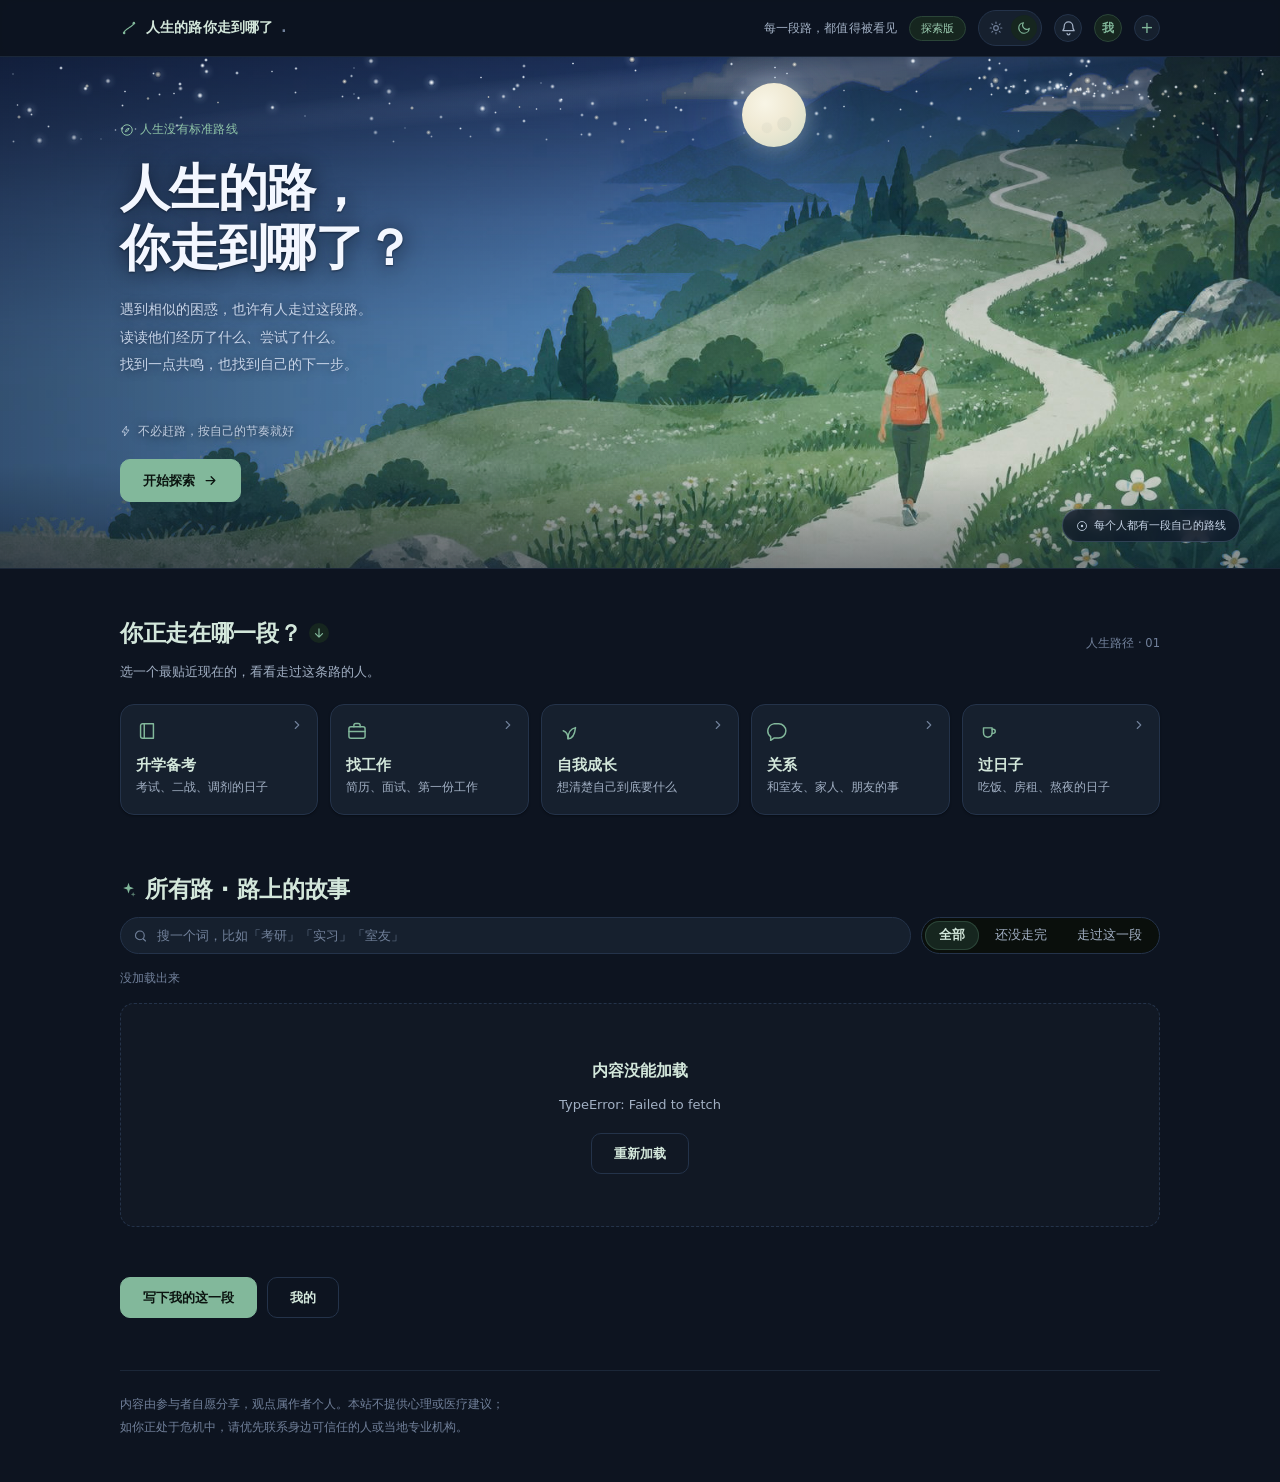
<file: app/index.html>
<!DOCTYPE html>
<html lang="zh-CN">
<head>
<meta charset="UTF-8">
<meta name="viewport" content="width=device-width, initial-scale=1">
<!-- 受控预览：不让搜索引擎收录（PRD F0） -->
<meta name="robots" content="noindex, nofollow">
<title>人生的路你走到哪了</title>
<link rel="stylesheet" href="assets/style.css?v=20261105m">
<!-- 必须同步、在 body 之前：首帧就定下昼夜，否则会先白一下再变黑 -->
<script src="assets/theme.js?v=20261105m"></script>
</head>
<body>

<nav class="nav">
  <div class="wrap nav__inner">
    <a class="nav__brand" href="index.html">
      <svg width="18" height="18" viewBox="0 0 24 24" fill="none" stroke="currentColor"
           stroke-width="1.6" stroke-linecap="round" stroke-linejoin="round" aria-hidden="true">
        <path d="M5.5 18.5c0-4 3.6-4.2 6.3-6.6 2.7-2.4 6.2-2.6 6.7-6.4"/>
        <circle cx="5.5" cy="18.5" r="1.7" fill="currentColor" stroke="none"/>
        <circle cx="18.5" cy="5.5" r="1.7" fill="currentColor" stroke="none"/>
      </svg>
      <!-- 窄屏下站点名放不下（右侧到 V1.3 变成四个元素），换成短名。
           断点见 style.css 的 .nav__brand-short -->
      <span class="nav__brand-full">人生的路你走到哪了</span>
      <span class="nav__brand-short" aria-hidden="true">人生的路</span>
      <span style="color:var(--ink-3)">.</span>
    </a>

    <div class="nav__right">
      <span class="nav__tagline">每一段路，都值得被看见</span>
      <span class="pill">探索版</span>
      <button class="theme-toggle" type="button" aria-label="切换白天 / 夜间" aria-pressed="false">
        <span class="theme-toggle__opt" data-mode="light" aria-hidden="true" title="白天">
          <svg viewBox="0 0 24 24" fill="none" stroke="currentColor" stroke-width="2" stroke-linecap="round">
            <circle cx="12" cy="12" r="4"/>
            <path d="M12 2v2M12 20v2M4.9 4.9l1.4 1.4M17.7 17.7l1.4 1.4M2 12h2M20 12h2M4.9 19.1l1.4-1.4M17.7 6.3l1.4-1.4"/>
          </svg>
        </span>
        <span class="theme-toggle__opt" data-mode="dark" aria-hidden="true" title="夜间">
          <svg viewBox="0 0 24 24" fill="none" stroke="currentColor" stroke-width="2" stroke-linecap="round" stroke-linejoin="round">
            <path d="M21 12.8A9 9 0 1 1 11.2 3a7 7 0 0 0 9.8 9.8z"/>
          </svg>
        </span>
      </button>

      <!-- V1.3 铃铛：只有「我的内容被点赞」才会亮。
           匿名产品，面板里不出现点赞者昵称，也不提供任何反查入口 -->
      <div class="nav__bellwrap">
        <button class="nav__icon" id="btnBell" type="button"
                aria-label="提醒" aria-expanded="false" aria-controls="notifPanel">
          <svg width="17" height="17" viewBox="0 0 24 24" fill="none" stroke="currentColor"
               stroke-width="1.7" stroke-linecap="round" stroke-linejoin="round" aria-hidden="true">
            <path d="M18 8.6a6 6 0 1 0-12 0c0 4.2-1.4 5.6-2 6.4h16c-.6-.8-2-2.2-2-6.4z"/>
            <path d="M10 19a2 2 0 0 0 4 0"/>
          </svg>
          <span class="nav__dot" id="bellDot" hidden></span>
        </button>

        <div class="notif" id="notifPanel" hidden role="dialog" aria-label="提醒">
          <div class="notif__head">
            <span class="notif__title">提醒</span>
            <span class="notif__hint" id="notifHint">有人为你的路标点赞时，会出现在这里</span>
          </div>
          <div class="notif__list" id="notifList"></div>
        </div>
      </div>

      <!-- 我的：正常社交软件的个人主页入口，头像是昵称首字 -->
      <a class="nav__me" href="me.html" aria-label="我的空间">
        <span class="nav__ava" id="navAva">我</span>
      </a>

      <a class="nav__add" href="write.html" aria-label="写一段我的经历">+</a>
    </div>
  </div>
</nav>

<header class="hero">
  <img class="hero__img" src="assets/hero.jpg" alt="">
  <!-- 夜间主图：由上面这张 hero.jpg 逐像素做夜色映射得到的同一幅画，
       山脉 / 人物 / 道路 / 白花的位置和大小完全不变，只有色调不同。
       两张图共用同一套尺寸与取景规则，切主题时画面不会有任何位移。 -->
  <img class="hero__img hero__img--night" src="assets/hero-night.jpg?v=20261105m" alt="">

  <!-- 夜空装饰：一层很轻的上部加深、一轮满月、脚本撒的星点。
       白天全部 display:none；只有月亮和星星是新增元素，底图构图不动。 -->
  <div class="hero__sky"></div>
  <div class="hero__moonlight"></div>
  <div class="hero__stars" aria-hidden="true"></div>

  <div class="wrap">
    <div class="hero__inner">
      <p class="hero__eyebrow">
        <svg width="14" height="14" viewBox="0 0 24 24" fill="none" stroke="currentColor"
             stroke-width="1.7" stroke-linejoin="round" aria-hidden="true">
          <circle cx="12" cy="12" r="9"/><path d="m9 15 2.2-4.2L15.5 9l-2.2 4.2z"/>
        </svg>
        人生没有标准路线
      </p>

      <h1 class="hero__title">人生的路，<br>你走到哪了？</h1>

      <p class="hero__text">
        遇到相似的困惑，也许有人走过这段路。<br>
        读读他们经历了什么、尝试了什么。<br>
        找到一点共鸣，也找到自己的下一步。
      </p>

      <!-- 这句放在按钮前面：按钮下方正好是插画里的深色灌木，
           小字压上去几乎看不见，挪到上面背景是浅色天空 -->
      <p class="hero__note">
        <svg width="12" height="12" viewBox="0 0 24 24" fill="none" stroke="currentColor"
             stroke-width="1.7" stroke-linejoin="round" aria-hidden="true">
          <path d="M13 2 4 14h6l-1 8 9-12h-6z"/>
        </svg>
        不必赶路，按自己的节奏就好
      </p>

      <a class="btn btn--primary" href="#stories">
        开始探索
        <svg width="15" height="15" viewBox="0 0 24 24" fill="none" stroke="currentColor"
             stroke-width="2" stroke-linecap="round" stroke-linejoin="round" aria-hidden="true">
          <path d="M5 12h14M13 6l6 6-6 6"/>
        </svg>
      </a>
    </div>
  </div>

  <span class="hero__badge">
    <svg width="12" height="12" viewBox="0 0 24 24" fill="none" stroke="currentColor"
         stroke-width="1.7" aria-hidden="true">
      <circle cx="12" cy="12" r="9"/><circle cx="12" cy="12" r="2.4" fill="currentColor" stroke="none"/>
    </svg>
    每个人都有一段自己的路线
  </span>
</header>

<main>
  <div class="wrap">

    <div class="banner" id="banner" hidden></div>

    <section class="section">
      <!-- 标题可点：手机上主题卡占掉近一屏，点标题直接下滑到内容。
           用 <a href="#stories"> 而不是 div+JS：脚本万一没绑上，原生锚点照样能跳。 -->
      <a class="section__head section__head--jump" id="pathsHead" href="#stories"
         aria-label="跳到下面的内容列表">
        <h2 class="section__title">
          你正走在哪一段？
          <span class="section__jump" aria-hidden="true">
            <svg width="14" height="14" viewBox="0 0 24 24" fill="none" stroke="currentColor"
                 stroke-width="2" stroke-linecap="round" stroke-linejoin="round">
              <path d="M12 5v14M6 13l6 6 6-6"/>
            </svg>
          </span>
        </h2>
        <span class="section__meta">人生路径 · 01</span>
      </a>
      <p class="section__desc">选一个最贴近现在的，看看走过这条路的人。</p>
      <!-- V1.1 统计条：数据来自 api_stats，空库时保持隐藏 -->
      <p class="statline" id="statline" hidden></p>
      <div class="paths" id="paths" role="group" aria-label="按主题选择"></div>
    </section>

    <section class="section" id="stories">
      <div class="section__head">
        <h2 class="section__title">
          <svg width="17" height="17" viewBox="0 0 24 24" fill="currentColor" aria-hidden="true">
            <path d="M12 2.6l1.9 5.6 5.6 1.9-5.6 1.9L12 17.6l-1.9-5.6L4.5 10l5.6-1.9z"/>
            <path d="M18.6 15.4l.9 2.5 2.5.9-2.5.9-.9 2.5-.9-2.5-2.5-.9 2.5-.9z" opacity=".65"/>
          </svg>
          <span><span id="listTitle">所有路</span> · 路上的故事</span>
        </h2>
        <a class="section__more" href="#" id="showAll">全部故事 →</a>
      </div>

      <div class="toolbar">
        <div class="search">
          <span class="search__icon">
            <svg width="15" height="15" viewBox="0 0 24 24" fill="none" stroke="currentColor"
                 stroke-width="1.8" stroke-linecap="round" aria-hidden="true">
              <circle cx="11" cy="11" r="7"/><path d="m20 20-3.6-3.6"/>
            </svg>
          </span>
          <input class="search__input" id="keyword" type="search"
                 placeholder="搜一个词，比如「考研」「实习」「室友」" autocomplete="off">
        </div>

        <div class="tabs" role="tablist" aria-label="按状态筛选">
          <button class="tabs__item" role="tab" aria-selected="true"  data-status="all">全部</button>
          <button class="tabs__item" role="tab" aria-selected="false" data-status="open">还没走完</button>
          <button class="tabs__item" role="tab" aria-selected="false" data-status="resolved">走过这一段</button>
        </div>
      </div>

      <p class="count" id="count">正在加载…</p>
      <div class="stories" id="list" aria-live="polite"></div>

      <!-- 列表底部：加载更多 / 没有更多了 / 上限提示，三态同一块 DOM（F3） -->
      <div class="listfoot" id="listFoot" hidden>
        <button class="btn btn--ghost btn--sm" id="btnMore" type="button">加载更多</button>
        <p class="listfoot__text" id="footText"></p>
      </div>
    </section>

    <div class="actions">
      <a class="btn btn--primary" href="write.html">写下我的这一段</a>
      <a class="btn btn--ghost" href="me.html">我的</a>
    </div>

    <footer class="foot">
      内容由参与者自愿分享，观点属作者个人。本站不提供心理或医疗建议；<br>
      如你正处于危机中，请优先联系身边可信任的人或当地专业机构。
    </footer>

  </div>
</main>

<!-- SDK 本地托管（0.1.4-dev.ca27990.202610161713 / 2026-10-16 构建）：原来从 jsdelivr 取，单次要 1.9 秒，教室网络不通就整站白屏 -->
<script src="assets/workbuddy-sdk.js?v=20261105m"></script>
<script src="assets/cloud-config.js?v=20261105m"></script>
<script src="assets/api.js?v=20261105m"></script>
<script src="assets/boot.js?v=20261105m"></script>
<script>
/* ---------- 夜空星星 ----------
   放在最前面：它不依赖 Renlu，万一 SDK 没加载也不会跟着失效。
   为什么用脚本而不是写好一串 CSS：数量要跟视口走（窄屏夜空带只有 60 多像素高），
   而且星团位置、亮度、呼吸节奏都得各自随机，写死就不会有真实感。
   分布思路：夜空带只取容器上部 30%（再往下就是山脊），
   「均匀 + 星团」混合，纯随机会均匀得像撒盐；越靠近山脊越淡，模拟大气消光。 */
(function buildStars() {
  var host = document.querySelector('.hero__stars');
  if (!host) return;
  var narrow = window.matchMedia('(max-width: 680px)').matches;
  /* 11-06 按参考图加密加亮：参考图星空又多又亮，桌面 150→240、窄屏 26→44 */
  var TOTAL = narrow ? 44 : 240;
  var CLUSTERS = narrow ? 3 : 4;
  var MAX_Y = narrow ? 40 : 44;

  var centers = [];
  for (var c = 0; c < CLUSTERS; c++) {
    centers.push({ x: 15 + Math.random() * 70, y: 4 + Math.random() * 14, r: 7 + Math.random() * 9 });
  }

  var frag = document.createDocumentFragment();
  for (var i = 0; i < TOTAL; i++) {
    var x, y;
    if (i % 4 < 1) {                       // 四分之一落在星团里，其余均匀铺满
      var cc = centers[i % CLUSTERS];
      var a = Math.random() * Math.PI * 2;
      var d = Math.abs((Math.random() + Math.random() + Math.random() - 1.5) / 1.5) * cc.r;
      x = cc.x + Math.cos(a) * d;
      y = cc.y + Math.sin(a) * d * 0.7;
    } else {                               // 其余均匀撒开，留出空区
      x = Math.random() * 100;
      y = Math.random() * MAX_Y;
    }
    x = Math.max(1, Math.min(99, x));
    y = Math.max(1, Math.min(MAX_Y, y));

    var big = Math.random();
    var core = big > 0.9 ? 2.4 : big > 0.7 ? 1.8 : big > 0.35 ? 1.3 : 0.9;
    var size = core * 2.8;                 // 柔边把核心包住，看上去就是 core 那么大

    var fade = 1 - (y / MAX_Y) * 0.2;      // 轻微消光，主要靠天空层的渐隐遮罩收尾
    var o = (0.68 + Math.random() * 0.32) * fade;

    var s = document.createElement('i');
    s.style.left = x + '%';
    s.style.top = y + '%';
    s.style.width = size + 'px';
    s.style.height = size + 'px';
    s.style.marginLeft = (-size / 2) + 'px';
    s.style.marginTop = (-size / 2) + 'px';
    s.style.setProperty('--o', o.toFixed(2));
    if (big > 0.84) s.setAttribute('data-glow', '');

    if (Math.random() < 0.34) {            // 约三分之一会呼吸，周期与相位各自随机
      s.setAttribute('data-breathe', '');
      s.style.setProperty('--dur', (3.5 + Math.random() * 3.5).toFixed(1) + 's');
      s.style.setProperty('--delay', (-Math.random() * 7).toFixed(1) + 's');
    }
    if (Math.random() < 0.2) {             // 少量偏暖的星，真实星空的色温并不统一
      s.style.background = 'radial-gradient(circle, rgba(255,252,240,.98) 0%, rgba(255,244,214,.6) 34%, rgba(255,240,200,0) 72%)';
    }
    frag.appendChild(s);
  }
  host.appendChild(frag);
})();

const { api, ApiError, cloudReady } = window.Renlu;

/* 开放主题（PRD RS-1：V1 开 5 个）。改这里要同步 app_config.topic_open */
const TOPICS = [
  { code: 'study',    name: '升学备考', desc: '考试、二战、调剂的日子',   icon: 'book' },
  { code: 'job',      name: '找工作',   desc: '简历、面试、第一份工作',   icon: 'case' },
  { code: 'growth',   name: '自我成长', desc: '想清楚自己到底要什么',     icon: 'leaf' },
  { code: 'relation', name: '关系',     desc: '和室友、家人、朋友的事',   icon: 'chat' },
  { code: 'daily',    name: '过日子',   desc: '吃饭、房租、熬夜的日子',   icon: 'cup' },
];

const ICONS = {
  book: '<path d="M5 6.2A2.2 2.2 0 0 1 7.2 4H19v16H7.2A2.2 2.2 0 0 1 5 17.8z"/><path d="M9 4v16"/>',
  case: '<rect x="3.2" y="7.4" width="17.6" height="12.4" rx="2.2"/><path d="M8.6 7.4V5.8a2 2 0 0 1 2-2h2.8a2 2 0 0 1 2 2v1.6"/><path d="M3.2 12.6h17.6"/>',
  leaf: '<path d="M12 20.5c0-6.4 3.2-11 8.2-12.2-1 8.4-4.4 12.2-8.2 12.2z"/><path d="M12 20.5c0-4.8-2-7.8-5.2-8.8"/>',
  chat: '<path d="M20.6 11.8a7.8 7.8 0 0 1-7.8 7.8H8l-4 2.6v-4.1a7.8 7.8 0 0 1 3.4-13.9h5.4a7.8 7.8 0 0 1 7.8 7.6z"/>',
  cup: '<path d="M6 8.6h9.4v5.4a4.7 4.7 0 0 1-9.4 0z"/><path d="M15.4 10.2h1.2a2.2 2.2 0 0 1 0 4.4h-1.2"/>',
};

const CHECK = '<svg width="16" height="16" viewBox="0 0 24 24" fill="none" stroke="currentColor" stroke-width="2.1" stroke-linecap="round" stroke-linejoin="round" aria-hidden="true"><path d="M20 6 9 17l-5-5"/></svg>';


const PAGE_SIZE = 10;          // R3-1：每页固定 10 条，不跟着屏幕大小变

const state = {
  // 默认「所有路」：扫码进来第一眼必须是全站的内容，不能只给一个主题的 6 条
  topic: null, status: 'all', keyword: '',
  page: 0,                     // 已成功取到的页码，0 = 一页还没拿到
  hasMore: false,
  truncated: false,
  loading: false,
  seq: 0,                      // 请求序号：只有最后一次筛选的响应算数（E3-3）
  seen: new Set(),             // 已渲染的 id，追加时据此去重（R3-2）
};

const $ = (id) => document.getElementById(id);
const elPaths = $('paths');
const elList = $('list');
const elCount = $('count');
const elBanner = $('banner');
const elTitle = $('listTitle');
const elFoot = $('listFoot');
const elMore = $('btnMore');
const elFootText = $('footText');

/* ---------- 图标 ---------- */

function icon(name) {
  return `<svg class="path__icon" viewBox="0 0 24 24" fill="none" stroke="currentColor"
    stroke-width="1.6" stroke-linecap="round" stroke-linejoin="round" aria-hidden="true">${ICONS[name] || ''}</svg>`;
}

/* ---------- 渲染：路径卡 ---------- */

/* 记住主题卡的条数与开放状态：点「所有路」时要按原样重绘，
   不能拿空对象去画，否则徽标全掉、筹备中的卡会变成可点（AC-08/AC-12） */
let lastCounts = {};
let lastOpen = null;

function renderPaths(counts = {}, openSet = null) {
  lastCounts = counts;
  lastOpen = openSet;
  elPaths.replaceChildren();

  TOPICS.forEach((t) => {
    const n = counts[t.code];
    // 未开放（不在 api_topics 的 open_codes 里）：显示「筹备中」，不可点（AC-08）
    const pending = Boolean(openSet) && !openSet.has(t.code);
    // 已开放但一条内容都没有：置灰、点击无效（AC-12）
    const empty = !pending && n === 0;
    const blocked = pending || empty;

    const btn = document.createElement('button');
    btn.type = 'button';
    btn.className = 'path';
    btn.dataset.topic = t.code;
    btn.setAttribute('aria-pressed', String(state.topic === t.code));
    if (pending) btn.dataset.state = 'pending';
    else if (empty) btn.dataset.state = 'empty';
    btn.disabled = blocked;
    if (blocked) btn.setAttribute('aria-disabled', 'true');

    // 条数徽标只在「有真实内容且已开放」时出现，0 与筹备中都不显示数字
    const badge = pending
      ? '<span class="path__flag">筹备中</span>'
      : (n ? `<span class="path__count">${n}</span>` : '');

    btn.innerHTML = `
      ${icon(t.icon)}
      <p class="path__title">${t.name}${badge}</p>
      <p class="path__desc">${pending ? '这条路还在等第一批路标' : t.desc}</p>
      <span class="path__arrow">
        <svg width="14" height="14" viewBox="0 0 24 24" fill="none" stroke="currentColor"
             stroke-width="1.9" stroke-linecap="round" stroke-linejoin="round" aria-hidden="true">
          <path d="M9 6l6 6-6 6"/>
        </svg>
      </span>
      <span class="path__mark">${CHECK}</span>`;

    if (!blocked) {
      btn.addEventListener('click', () => {
        state.topic = t.code;
        renderPaths(counts, openSet);
        syncTitle();
        load();
        jumpToStories();
      });
    }

    elPaths.appendChild(btn);
  });
}

/* 点主题卡后滑到故事列表。和区块标题同一套思路：微信内置浏览器里
   scrollIntoView({behavior:'smooth'}) 支持不全，JS 滚动在脚本没绑上时也无声无息，
   所以用原生 hash 导航，平滑感交给 html { scroll-behavior: smooth }。
   hash 已经是 #stories 时再赋值不会触发导航，先 replaceState 清掉再赋值，
   保证每次点击都会滑下去。 */
function jumpToStories() {
  if (location.hash === '#stories') {
    history.replaceState(null, '', location.pathname + location.search);
  }
  location.hash = 'stories';
}

function syncTitle() {
  // 默认就是全部，此时「全部故事 →」点了也不会有变化，索性不显示
  $('showAll').hidden = !state.topic;
  if (!state.topic) { elTitle.textContent = '所有路'; return; }
  const t = TOPICS.find((x) => x.code === state.topic);
  elTitle.textContent = t ? t.name : '所有路';
}

/* ---------- 渲染：故事卡（用户内容一律 textContent） ---------- */

function statusTag(status) {
  return status === 'resolved'
    ? '<span class="tag tag--resolved">走过这一段</span>'
    : '<span class="tag tag--open">还没走完</span>';
}

/* R3-4：卡片时间一律取 created_at；当天写「今天」，昨天写「昨天」 */
function fmtCardDate(iso) {
  if (!iso) return '';
  const d = new Date(iso);
  if (Number.isNaN(d.getTime())) return '';
  const dayStart = (x) => new Date(x.getFullYear(), x.getMonth(), x.getDate()).getTime();
  const days = Math.round((dayStart(new Date()) - dayStart(d)) / 86400000);
  if (days === 0) return '今天';
  if (days === 1) return '昨天';
  const p = (n) => String(n).padStart(2, '0');
  return `${d.getFullYear()}-${p(d.getMonth() + 1)}-${p(d.getDate())}`;
}

function makeCard(s) {
  const a = document.createElement('a');
  a.className = 'story';
  a.href = `story.html?id=${encodeURIComponent(s.id)}`;

  const head = document.createElement('div');
  head.className = 'story__head';
  head.innerHTML = statusTag(s.status);          // 静态标记
  if (s.is_sample) {
    const b = document.createElement('span');
    b.className = 'badge';
    b.textContent = '示例';
    head.appendChild(b);
  }
  a.appendChild(head);

  const h = document.createElement('h3');
  h.className = 'story__title';
  h.textContent = s.title;
  a.appendChild(h);

  const p = document.createElement('p');
  p.className = 'story__excerpt';
  p.textContent = s.summary || '';
  a.appendChild(p);

  const meta = document.createElement('div');
  meta.className = 'story__meta';

  // R3-5 / R3-6：「更新过」只认服务端的 updated，前端不拿两个时间自己比
  const time = document.createElement('span');
  time.className = 'story__time';
  time.textContent = fmtCardDate(s.created_at) + (s.updated ? ' · 更新过' : '');

  const who = document.createElement('span');
  who.textContent = s.author_nickname || '';
  const cnt = document.createElement('span');
  cnt.textContent = `${s.thanks_count || 0} 人致谢`;
  meta.append(time, who, cnt);
  a.appendChild(meta);

  // V1.1 共鸣入口：列表不直接带计数，先占位，hydrateResonate 回来再填真数
  const res = document.createElement('span');
  res.className = 'story__resonate';
  res.dataset.id = s.id;
  res.textContent = '◎ …';
  if (s.is_sample) res.dataset.static = '1';   // 示例内容服务端拒绝打点，只展示不可点
  else res.setAttribute('role', 'button');
  a.appendChild(res);

  return a;
}

/* ---------- V1.1 共鸣与统计 ---------- */

/* 列表渲染完后批量拉一次计数和「我是否点过」，逐张卡片回填 */
function hydrateResonate(items) {
  const ids = items.filter((s) => !s.is_sample).map((s) => s.id);
  if (!ids.length) return;
  api.resonateState(ids).then((r) => {
    (r.items || []).forEach((x) => {
      const el = elList.querySelector(`.story__resonate[data-id="${x.story_id}"]`);
      if (!el) return;
      if (x.resonated) {
        el.dataset.done = '1';
        el.classList.add('story__resonate--done');
        el.textContent = '◎ 你也走过这段';
      } else {
        delete el.dataset.done;
        el.textContent = `◎ ${x.resonate_count || 0} 人也走过`;
      }
    });
  }).catch(() => { /* 计数拿不到不影响看内容 */ });
}

/* 事件委托绑一次：卡片本身是 <a>，点共鸣要拦掉默认跳转 */
elList.addEventListener('click', (e) => {
  const b = e.target.closest('.story__resonate');
  if (!b || b.dataset.static || b.dataset.pending) return;
  e.preventDefault();
  e.stopPropagation();
  b.dataset.pending = '1';
  api.resonate(b.dataset.id).then((r) => {
    delete b.dataset.pending;
    // 后端是 toggle：点过再点一下就是取消，文案和计数都要能退回去
    const on = Boolean(r.resonated);
    b.classList.toggle('story__resonate--done', on);
    if (on) {
      b.dataset.done = '1';
      b.textContent = `◎ 你也走过这段 · 共 ${r.resonate_count} 人`;
    } else {
      delete b.dataset.done;
      b.textContent = `◎ ${r.resonate_count || 0} 人也走过`;
    }
  }).catch(() => {
    delete b.dataset.pending;   // 失败保持原样，还能再点
  });
});

async function loadStats() {
  const el = $('statline');
  try {
    const d = await api.stats();
    if (!d || !d.stories) return;              // 空库不显示，不吓到第一批观众
    el.hidden = false;
    el.textContent = `已有 ${d.travelers} 位旅人，留下 ${d.stories} 个路标，其中 ${d.resolved} 段路已走完`;
  } catch (e) { /* 统计只是装饰，拿不到就安静地不显示 */ }
}

/* 追加一页：只往后加，已有卡片不动（R3-7 的后半句） */
function appendList(items) {
  const frag = document.createDocumentFragment();
  let added = 0;

  items.forEach((s) => {
    const key = String(s.id);
    if (state.seen.has(key)) return;      // R3-2：重复 id 直接丢掉
    state.seen.add(key);
    frag.appendChild(makeCard(s));
    added += 1;
  });

  elList.appendChild(frag);
  return added;
}

/* 换筛选：整块换掉，去重表一起清空 */
function renderList(items) {
  elList.replaceChildren();
  state.seen = new Set();

  if (!items.length) {
    elList.innerHTML = `
      <div class="empty">
        <span class="empty__title">这一段还没有人写</span>
        你可以是第一个。哪怕只写清楚「当时卡在哪」，对后来的人就是有用的。
      </div>`;
    return 0;
  }

  return appendList(items);
}

/* ---------- 列表底部 ---------- */

function addSkeletons(n = 3) {
  for (let i = 0; i < n; i += 1) {
    const d = document.createElement('div');
    d.className = 'skeleton skeleton--more';
    d.setAttribute('aria-hidden', 'true');
    elList.appendChild(d);
  }
}

function removeSkeletons() {
  elList.querySelectorAll('.skeleton--more').forEach((n) => n.remove());
}

/**
 * 底部只有这几种样子，全在这一处决定：
 *   borrow  还没有任何结果，整块不出现（空态自己会说话）
 *   loading 正在取下一页，按钮置灰
 *   more    还有下一页，给「加载更多」按钮
 *   end     全部加载完了（R3-3）
 *   cap     到了 100 条上限，不再发起请求（R2-9 / E3-4）
 *   error   这一页没取到，已加载的留着，按钮改成重试（E3-2）
 */
function renderFoot(mode) {
  elMore.hidden = true;
  elMore.disabled = false;
  elMore.textContent = '加载更多';
  elFootText.textContent = '';

  if (mode === 'borrow') { elFoot.hidden = true; return; }
  elFoot.hidden = false;

  if (mode === 'loading') {
    elMore.hidden = false;
    elMore.disabled = true;
    elMore.textContent = '正在加载…';
    return;
  }
  if (mode === 'more') { elMore.hidden = false; return; }
  if (mode === 'end') { elFootText.textContent = '没有更多了'; return; }
  if (mode === 'cap') { elFootText.textContent = '只展示前 100 条，试试更具体的关键词'; return; }
  if (mode === 'error') {
    elMore.hidden = false;
    elMore.textContent = '加载失败，点击重试';
  }
}

/* ---------- 触底自动加载 ---------- */

let footVisible = false;
let lastAutoAt = 0;
let pendingAuto = 0;

/* 距底部 200px 以内就算触底（F3 触发条件），比监听 scroll 省事也更准 */
const io = new IntersectionObserver((entries) => {
  footVisible = entries[0].isIntersecting;
  if (footVisible) autoMore();
}, { rootMargin: '0px 0px 200px 0px' });

io.observe(elFoot);

function autoMore() {
  if (!footVisible || state.loading || !state.hasMore) return;

  // R3-8：1.5 秒内不重复触发。被挡下的这次不丢掉，等窗口过去补一次，
  // 否则「这一页没让列表长高、哨兵一直可见」时，用户会卡在底部没有任何反馈。
  const wait = 1500 - (Date.now() - lastAutoAt);
  if (wait > 0) {
    clearTimeout(pendingAuto);
    pendingAuto = setTimeout(autoMore, wait + 20);
    return;
  }

  lastAutoAt = Date.now();
  load(true);
}

elMore.addEventListener('click', () => {
  if (state.loading || !state.hasMore) return;
  lastAutoAt = Date.now();
  load(true);
});

function showBanner(html, warn = false) {
  elBanner.hidden = false;
  elBanner.className = warn ? 'banner banner--warn' : 'banner';
  elBanner.innerHTML = html;
}

/* ---------- 加载 ---------- */

/* 主题卡上的条数只在进页面时取一次：它不随翻页变化，没必要跟着每次筛选重发 */
async function loadTopics() {
  try {
    const t = await api.topics();
    const counts = {};
    (t.items || []).forEach((x) => { counts[x.topic_code] = x.count; });
    // open_codes 决定「哪些主题已开放」，不在其中的按「筹备中」渲染（AC-08）
    const open = Array.isArray(t.open_codes) ? new Set(t.open_codes) : null;
    renderPaths(counts, open);
  } catch (e) {
    if (e instanceof ApiError && e.isGateClosed) { location.replace(window.Renlu.gateUrl()); return; }
    // 条数取不到不影响读列表，主题卡保持无数字
  }
}

async function load(append = false) {
  // 追加要防重入；换筛选不受这条约束——它有权打断正在飞的那次追加（E3-3）
  if (append && (state.loading || !state.hasMore)) return;

  const seq = (state.seq += 1);
  state.loading = true;
  let ok = false;

  if (append) {
    addSkeletons();                        // R3-7：底部 3 个骨架，已有卡片不动
    renderFoot('loading');
  } else {
    state.page = 0;
    state.hasMore = false;
    elCount.textContent = '正在加载…';
    elList.innerHTML = '<div class="skeleton"></div><div class="skeleton"></div>';
    renderFoot('borrow');
  }

  const wantPage = append ? state.page + 1 : 1;

  try {
    const r = await api.list({
      topic: state.topic,
      status: state.status === 'all' ? null : state.status,
      keyword: state.keyword || null,
      page: wantPage,
      size: PAGE_SIZE,
    });
    if (seq !== state.seq) return;         // 已有更新的筛选，这次结果整份作废
    removeSkeletons();

    const items = r.items || [];
    state.page = r.page || wantPage;
    state.hasMore = Boolean(r.has_more);
    state.truncated = Boolean(r.truncated);

    // 只有第一页的 total 可信：翻过一页之后再报数会把人吓一跳（RI-11）
    if (state.page === 1) elCount.textContent = `共 ${r.total} 条`;

    const added = append ? appendList(items) : renderList(items);
    hydrateResonate(items);                    // V1.1：回填共鸣计数，不阻塞列表
    ok = true;

    if (!items.length && !added) renderFoot('borrow');
    else if (state.hasMore) renderFoot('more');
    else renderFoot(state.truncated ? 'cap' : 'end');
  } catch (e) {
    if (seq !== state.seq) return;
    removeSkeletons();
    if (!append) { handleError(e); return; }
    renderFoot('error');                   // E3-2：已加载的照旧留着
  } finally {
    if (seq === state.seq) state.loading = false;
  }

  // 走到这里说明是最后一次请求且没出错。列表不满一屏就直接续上，
  // 别让用户对着半屏内容还得先滚一下才有下一页。
  if (ok && state.hasMore) autoMore();
}

function handleError(e) {
  // 没进站：直接去门页，不在这里解释原因
  if (e instanceof ApiError && e.isGateClosed) {
    location.replace(window.Renlu.gateUrl());
    return;
  }
  elCount.textContent = '没加载出来';
  elList.innerHTML = `<div class="empty">
      <span class="empty__title">内容没能加载</span>
      <span id="errMsg"></span><br>
      <button class="btn btn--ghost" style="margin-top:16px" onclick="location.reload()">重新加载</button>
    </div>`;
  $('errMsg').textContent = e.message || '稍后再试';
}

/* ---------- 交互 ---------- */

document.querySelectorAll('.tabs__item').forEach((btn) => {
  btn.addEventListener('click', () => {
    document.querySelectorAll('.tabs__item').forEach((b) => b.setAttribute('aria-selected', 'false'));
    btn.setAttribute('aria-selected', 'true');
    state.status = btn.dataset.status;
    load();
  });
});

/* 点「你正走在哪一段？」滑到内容区。
   这里**故意不写任何脚本**：元素本身就是 <a href="#stories">，浏览器原生跳转，
   一定有反应。之前用 preventDefault + scrollIntoView({behavior:'smooth'})，
   在微信内置浏览器里会两个都失效（拦掉了原生跳转，又不支持带参数的 scrollIntoView），
   表现就是「点了没反应」。#stories 的 scroll-margin-top: 68px 保证落点避开固定顶栏。 */

$('showAll').addEventListener('click', (ev) => {
  ev.preventDefault();
  state.topic = null;
  renderPaths(lastCounts, lastOpen);
  syncTitle();
  load();
});

let timer = null;
$('keyword').addEventListener('input', (ev) => {
  clearTimeout(timer);
  const v = ev.target.value.trim();
  timer = setTimeout(() => {
    if (v === state.keyword) return;
    state.keyword = v;
    load();
  }, 320);
});

/* ---------- V1.3 铃铛与「我的」 ----------
   铃铛只做一件事：告诉作者「有人给你的内容点了赞」。
   匿名是这个产品的底线，所以面板里只有「有人」和标题，没有昵称、没有头像，
   服务端虽然返回了 actor 字段，这里刻意一次都不读。 */

const elBell = $('btnBell');
const elDot = $('bellDot');
const elPanel = $('notifPanel');
const elNotifList = $('notifList');

const HEART_SVG = '<svg width="14" height="14" viewBox="0 0 24 24" fill="none" stroke="currentColor"'
  + ' stroke-width="1.8" stroke-linejoin="round" aria-hidden="true">'
  + '<path d="M12 20.4s-7.6-4.6-7.6-9.6a4.2 4.2 0 0 1 7.6-2.6 4.2 4.2 0 0 1 7.6 2.6c0 5-7.6 9.6-7.6 9.6z"/></svg>';

function fmtRelative(iso) {
  const t = new Date(iso).getTime();
  if (Number.isNaN(t)) return '';
  const diff = Date.now() - t;
  if (diff < 60e3) return '刚刚';
  if (diff < 3600e3) return Math.floor(diff / 60e3) + ' 分钟前';
  if (diff < 86400e3) return Math.floor(diff / 3600e3) + ' 小时前';
  if (diff < 7 * 86400e3) return Math.floor(diff / 86400e3) + ' 天前';
  const d = new Date(iso);
  return (d.getMonth() + 1) + ' 月 ' + d.getDate() + ' 日';
}

function renderNotif(d) {
  const items = (d && d.items) || [];
  const unread = Number(d && d.unread) || 0;

  elDot.hidden = unread <= 0;
  elDot.textContent = unread > 9 ? '9+' : String(unread);

  elNotifList.replaceChildren();
  if (!items.length) {
    const empty = document.createElement('p');
    empty.className = 'notif__empty';
    empty.textContent = '还没有人点赞。你的路标先留在这儿，会有人读到的。';
    elNotifList.append(empty);
    return;
  }

  const frag = document.createDocumentFragment();
  items.forEach((n) => {
    // 链接必须带上当前 search（sharecode / k）：丢了静态资源就被 403，点开是白屏
    const u = new URL(location.href);
    u.searchParams.set('id', n.story_id);
    const a = document.createElement('a');
    a.className = 'notif__item';
    if (!n.read) a.dataset.unread = '1';
    a.href = 'story.html' + u.search;

    const ic = document.createElement('span');
    ic.className = 'notif__icon';
    ic.innerHTML = HEART_SVG;

    const body = document.createElement('span');
    body.className = 'notif__body';
    const text = document.createElement('span');
    text.className = 'notif__text';
    text.textContent = '有人给你的路标点了赞';
    const title = document.createElement('span');
    title.className = 'notif__story';
    title.textContent = '《' + (n.story_title || '一段路') + '》';
    body.append(text, title);

    const time = document.createElement('time');
    time.className = 'notif__time';
    time.textContent = fmtRelative(n.created_at);

    a.append(ic, body, time);
    frag.append(a);
  });
  elNotifList.append(frag);
}

async function loadNotif() {
  try {
    renderNotif(await api.notifications(20));
  } catch (e) {
    if (e instanceof ApiError && (e.isGateClosed || e.isAuthLost)) {
      location.replace(window.Renlu.gateUrl());
      return;
    }
    // 拿不到就保持铃铛安静 —— 它只是个提示器，不该为它在首页弹错误
  }
}

async function loadHeader() {
  try {
    const d = await api.me();
    const n = (d && d.nickname) || window.Renlu.getNickname() || '';
    if (!n) return;
    // V1.6：头像改成预设线稿，昵称挂在 title 上（圆圈里放得下一笔，放不下两个字）
    const av = (d && d.avatar) || window.Renlu.getAvatar() || 'leaf';
    $('navAva').innerHTML = window.Renlu.avatarSvg(av, 20);
    $('navAva').title = n;
  } catch (e) { /* 头像保持默认叶子，不影响其它功能 */ }
}

function closeNotif() {
  elPanel.hidden = true;
  elBell.setAttribute('aria-expanded', 'false');
}

elBell.addEventListener('click', (ev) => {
  ev.stopPropagation();
  const open = elPanel.hidden;
  elPanel.hidden = !open;
  elBell.setAttribute('aria-expanded', String(open));
  if (!open) return;
  // 打开即视为看过：红点立刻消失，条目留着，方便回头找是哪条被赞了。
  // 不在这里重新拉一次列表 —— 那会把刚清掉的未读样式又刷回来。
  elDot.hidden = true;
  elNotifList.querySelectorAll('[data-unread]').forEach((n) => { delete n.dataset.unread; });
  api.readNotifications().catch(() => { /* 失败就下次进入再标 */ });
});

document.addEventListener('click', (ev) => {
  if (elPanel.hidden) return;
  if (ev.target.closest('.nav__bellwrap')) return;
  closeNotif();
});

document.addEventListener('keydown', (ev) => {
  if (ev.key === 'Escape' && !elPanel.hidden) closeNotif();
});

syncTitle();
renderPaths({});
loadTopics();
load();
loadStats();
loadHeader();
loadNotif();

if (!cloudReady()) console.info('[首页] 云端客户端未注入，当前为版式占位状态');
</script>
</body>
</html>
</file>
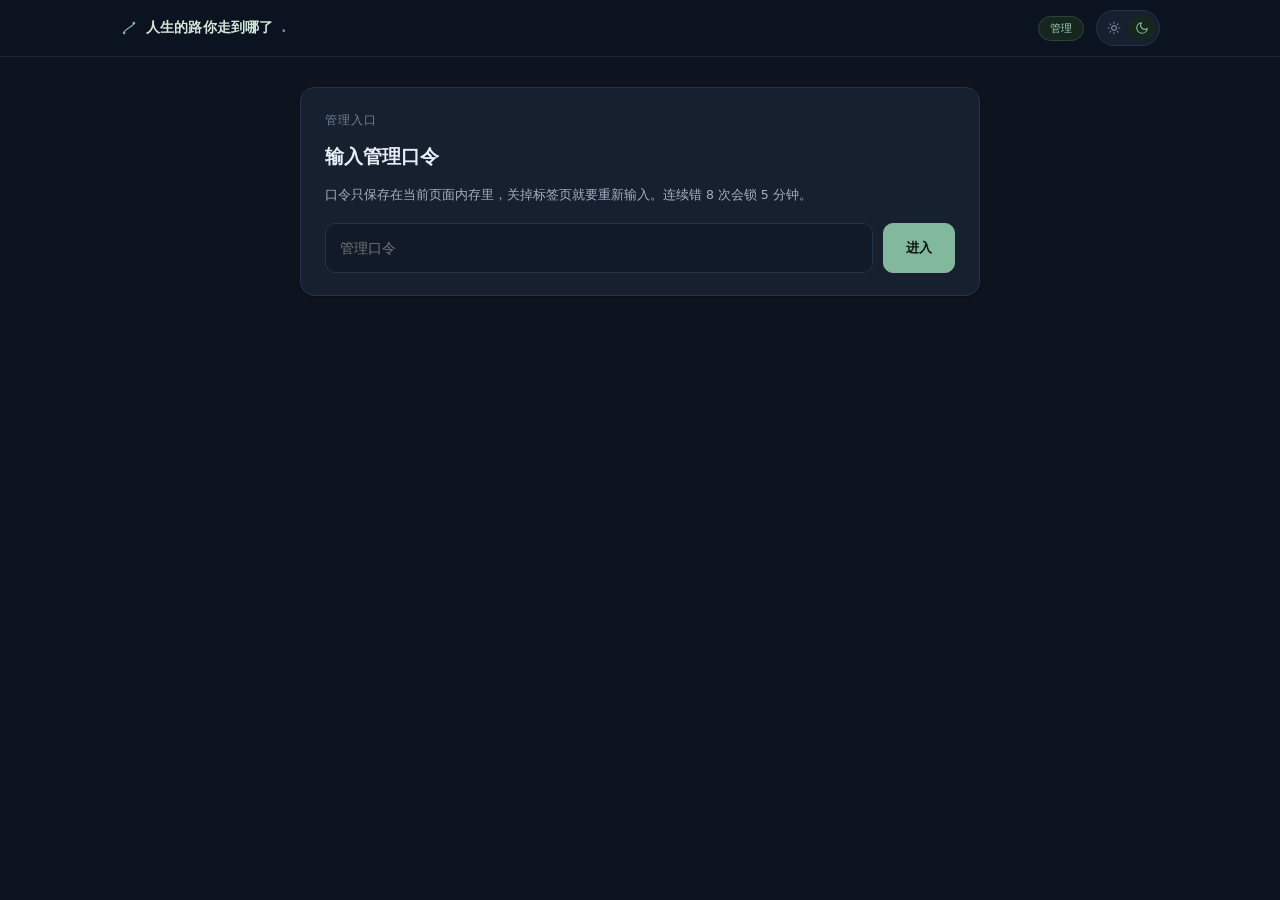
<file: app/admin.html>
<!DOCTYPE html>
<html lang="zh-CN">
<head>
<meta charset="utf-8">
<meta name="viewport" content="width=device-width, initial-scale=1, viewport-fit=cover">
<title>管理 · 人生的路你走到哪了</title>
<!-- 主题要在 CSS 之前定，否则深色模式下会闪白一下 -->
<script src="assets/theme.js?v=20261105m"></script>
<link rel="stylesheet" href="assets/style.css?v=20261105m">
</head>
<body>

<header class="nav">
  <div class="wrap nav__inner">
    <a class="nav__brand" href="index.html">
      <svg width="18" height="18" viewBox="0 0 24 24" fill="none" stroke="currentColor"
           stroke-width="1.6" stroke-linecap="round" stroke-linejoin="round" aria-hidden="true">
        <path d="M5.5 18.5c0-4 3.6-4.2 6.3-6.6 2.7-2.4 6.2-2.6 6.7-6.4"/>
        <circle cx="5.5" cy="18.5" r="1.7" fill="currentColor" stroke="none"/>
        <circle cx="18.5" cy="5.5" r="1.7" fill="currentColor" stroke="none"/>
      </svg>
      <span class="nav__brand-full">人生的路你走到哪了</span>
      <span class="nav__brand-short" aria-hidden="true">人生的路</span>
      <span style="color:var(--ink-3)">.</span>
    </a>
    <div class="nav__right">
      <span class="pill">管理</span>
      <button class="theme-toggle" type="button" aria-label="切换白天 / 夜间" aria-pressed="false">
        <span class="theme-toggle__opt" data-mode="light" aria-hidden="true" title="白天">
          <svg viewBox="0 0 24 24" fill="none" stroke="currentColor" stroke-width="2" stroke-linecap="round">
            <circle cx="12" cy="12" r="4"/>
            <path d="M12 2v2M12 20v2M4.9 4.9l1.4 1.4M17.7 17.7l1.4 1.4M2 12h2M20 12h2M4.9 19.1l1.4-1.4M17.7 6.3l1.4-1.4"/>
          </svg>
        </span>
        <span class="theme-toggle__opt" data-mode="dark" aria-hidden="true" title="夜间">
          <svg viewBox="0 0 24 24" fill="none" stroke="currentColor" stroke-width="2" stroke-linecap="round" stroke-linejoin="round">
            <path d="M21 12.8A9 9 0 1 1 11.2 3a7 7 0 0 0 9.8 9.8z"/>
          </svg>
        </span>
      </button>
    </div>
  </div>
</header>

<main class="wrap admin">

  <!-- 口令。故意不做「记住我」：没有账号体系，口令只活在这个页面的内存里 -->
  <section class="admin-card" id="gatePanel">
    <p class="admin-card__kicker">管理入口</p>
    <h1 class="admin-card__title">输入管理口令</h1>
    <p class="admin-card__desc">
      口令只保存在当前页面内存里，关掉标签页就要重新输入。连续错 8 次会锁 5 分钟。
    </p>
    <form class="admin-form" id="gateForm" autocomplete="off">
      <input class="gate__input" id="passInput" type="password" placeholder="管理口令"
             autocomplete="current-password" aria-label="管理口令">
      <button class="btn btn--primary" type="submit" id="btnLogin">进入</button>
    </form>
    <p class="admin-err" id="gateErr" hidden></p>
  </section>

  <!-- 面板 -->
  <section id="panel" hidden>
    <div class="admin-card">
      <p class="admin-card__kicker">投稿开关</p>
      <p class="admin-state" id="stateText">…</p>
      <p class="admin-card__desc" id="stateDesc"></p>
      <div class="admin-actions">
        <button class="btn btn--primary" type="button" id="btnOpen">开放投稿</button>
        <button class="btn btn--ghost" type="button" id="btnClose">关闭投稿</button>
        <button class="btn btn--ghost" type="button" id="btnLogout">退出</button>
      </div>
    </div>

    <div class="admin-card">
      <p class="admin-card__kicker">最近的内容 <span class="admin-meta" id="listCount"></span></p>
      <p class="admin-card__desc">
        隐藏后列表与详情都看不到（作者仍能看到自己的，会提示「正在处理中」），可以随时恢复。
        删除是软删，内容对所有人消失，但数据库里还留着。
      </p>
      <div class="admin-list" id="list"></div>
    </div>
  </section>

</main>

<script src="assets/workbuddy-sdk.js?v=20261105m"></script>
<script src="assets/cloud-config.js?v=20261105m"></script>
<script src="assets/api.js?v=20261105m"></script>
<script src="assets/boot.js?v=20261105m"></script>
<script>
const { api, ApiError } = window.Renlu;
const $ = (id) => document.getElementById(id);

/* 口令只在内存里。不写 localStorage / sessionStorage：
   管理口令一旦落盘，被 XSS 读到就等于整站被接管。 */
let pass = '';
let state = null;

const STATUS_TEXT = { open: '还没走完', resolved: '走过这一段', hidden: '已隐藏' };

function fmtTime(iso) {
  if (!iso) return '';
  const d = new Date(iso);
  if (Number.isNaN(d.getTime())) return '';
  const p = (n) => String(n).padStart(2, '0');
  return `${p(d.getMonth() + 1)}-${p(d.getDate())} ${p(d.getHours())}:${p(d.getMinutes())}`;
}

function showErr(el, msg) {
  if (!msg) { el.hidden = true; el.textContent = ''; return; }
  el.hidden = false;
  el.textContent = msg;
}

/* 业务码 → 人话。42901 是锁了，40303 是口令不对，40302 是没设口令 */
function explain(e) {
  if (!(e instanceof ApiError)) return '出了点问题，稍后再试';
  if (e.code === 40303) return '口令不对';
  if (e.code === 42901) return '试错次数太多，等 5 分钟再试';
  if (e.code === 40302) return '管理入口还没开通（数据库里没有设口令）';
  if (e.code === 40101 || e.code === 40301) return '身份失效，刷新一下页面';
  return e.message || '出了点问题，稍后再试';
}

/* ---------- 渲染 ---------- */

function renderState() {
  const open = state.publish_open;
  $('stateText').textContent = open ? '现在：已开放投稿' : '现在：已关闭投稿';
  $('stateText').className = 'admin-state' + (open ? ' admin-state--on' : ' admin-state--off');
  $('stateDesc').textContent = open
    ? '观众点开链接就能写一段，写完立刻出现在列表最前面。'
    : '首页的「+」和「写下我的这一段」都会藏起来，直接调接口也会被拒绝（code 43001）。';
  $('btnOpen').disabled = open;
  $('btnClose').disabled = !open;
}

function renderList() {
  const box = $('list');
  box.innerHTML = '';
  const items = state.items || [];
  $('listCount').textContent = `共 ${state.total} 条` + (state.hidden ? ` · ${state.hidden} 条已隐藏` : '');

  if (!items.length) {
    const p = document.createElement('p');
    p.className = 'admin-empty';
    p.textContent = '还没有内容。';
    box.append(p);
    return;
  }

  items.forEach((it) => {
    const row = document.createElement('div');
    row.className = 'admin-row';

    const main = document.createElement('div');
    main.className = 'admin-row__main';

    const title = document.createElement('p');
    title.className = 'admin-row__title';
    title.textContent = it.title;

    const meta = document.createElement('p');
    meta.className = 'admin-row__meta';
    const bits = [it.author, fmtTime(it.created_at), STATUS_TEXT[it.status] || it.status];
    if (it.visibility === 'private') bits.push('仅自己可见');
    if (it.is_sample) bits.push('示例');
    meta.textContent = bits.join(' · ');

    main.append(title, meta);
    if (it.status === 'hidden') row.classList.add('admin-row--hidden');
    row.append(main);

    const acts = document.createElement('div');
    acts.className = 'admin-row__acts';

    const a = document.createElement('a');
    a.className = 'admin-link';
    a.href = `story.html?id=${it.id}`;
    a.target = '_blank';
    a.rel = 'noopener';
    a.textContent = '看';
    acts.append(a);

    if (it.status === 'hidden') {
      const b = document.createElement('button');
      b.className = 'admin-link';
      b.type = 'button';
      b.textContent = '恢复';
      b.addEventListener('click', () => act(it.id, 'restore', b));
      acts.append(b);
    } else {
      const b = document.createElement('button');
      b.className = 'admin-link';
      b.type = 'button';
      b.textContent = '隐藏';
      b.addEventListener('click', () => act(it.id, 'hide', b));
      acts.append(b);
    }

    const del = document.createElement('button');
    del.className = 'admin-link admin-link--danger';
    del.type = 'button';
    del.textContent = '删除';
    del.addEventListener('click', () => {
      if (!confirm(`确认删除「${it.title}」？删除后作者也看不到了。`)) return;
      act(it.id, 'delete', del);
    });
    acts.append(del);

    row.append(acts);
    box.append(row);
  });
}

/* ---------- 动作 ---------- */

async function refresh() {
  state = await api.adminState(pass);
  $('gatePanel').hidden = true;
  $('panel').hidden = false;
  renderState();
  renderList();
}

async function act(id, action, btn) {
  const old = btn.textContent;
  btn.disabled = true;
  btn.textContent = '…';
  try {
    await api.adminStory(pass, id, action);
    await refresh();
  } catch (e) {
    alert(explain(e));
    btn.disabled = false;
    btn.textContent = old;
  }
}

$('gateForm').addEventListener('submit', async (e) => {
  e.preventDefault();
  const v = $('passInput').value.trim();
  if (!v) return;
  $('btnLogin').disabled = true;
  showErr($('gateErr'), '');
  try {
    pass = v;
    await refresh();
    $('passInput').value = '';     // 口令不留在输入框里
  } catch (err) {
    pass = '';
    showErr($('gateErr'), explain(err));
  } finally {
    $('btnLogin').disabled = false;
  }
});

$('btnOpen').addEventListener('click', async () => {
  try {
    await api.adminSetPublish(pass, true);
    await refresh();
  } catch (e) { alert(explain(e)); }
});

$('btnClose').addEventListener('click', async () => {
  try {
    await api.adminSetPublish(pass, false);
    await refresh();
  } catch (e) { alert(explain(e)); }
});

$('btnLogout').addEventListener('click', () => {
  pass = '';
  state = null;
  $('panel').hidden = true;
  $('gatePanel').hidden = false;
  $('passInput').focus();
});
</script>
</body>
</html>
</file>
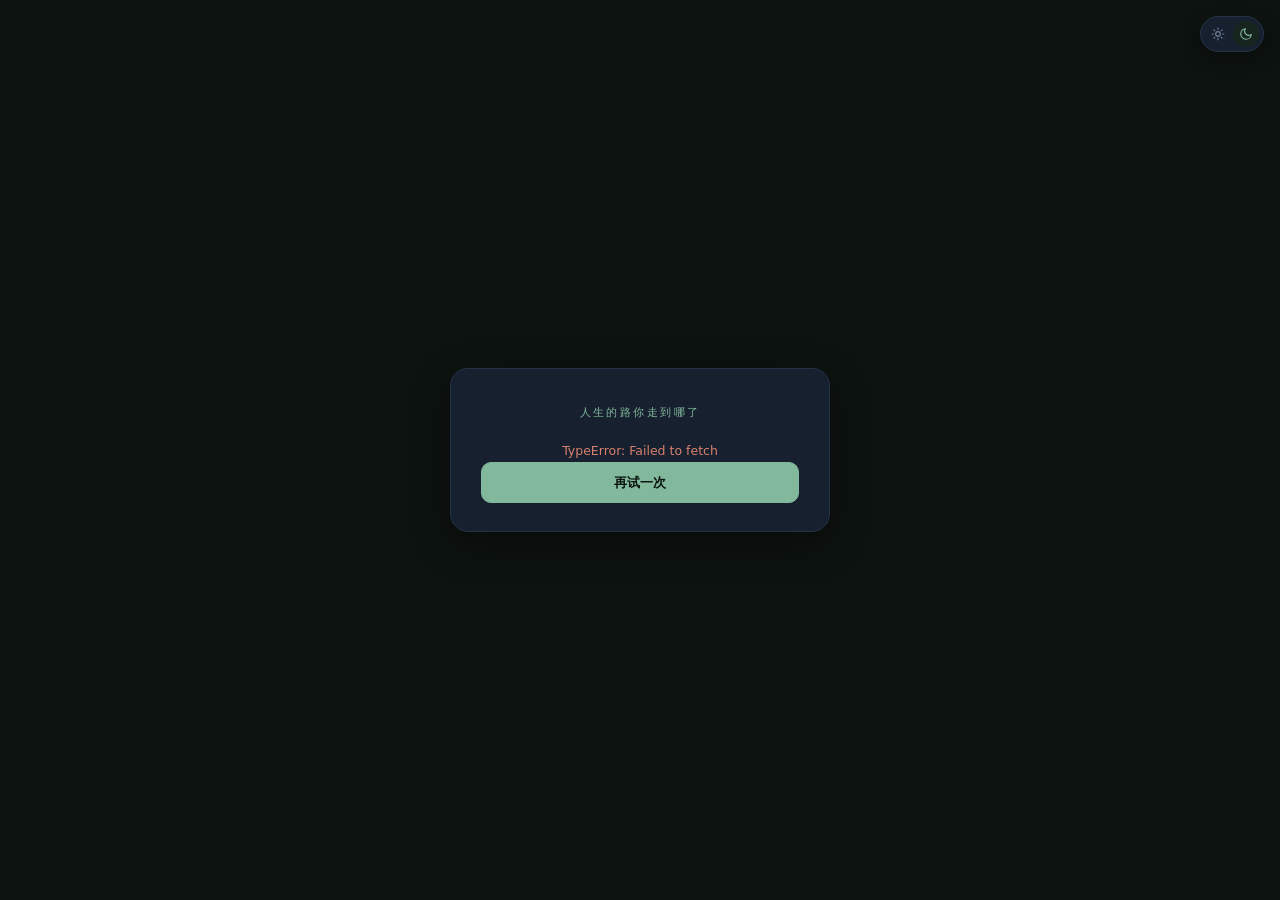
<file: app/gate.html>
<!DOCTYPE html>
<html lang="zh-CN">
<head>
<meta charset="UTF-8">
<meta name="viewport" content="width=device-width, initial-scale=1">
<meta name="robots" content="noindex, nofollow">
<title>正在进入 · 人生的路你走到哪了</title>
<link rel="stylesheet" href="assets/style.css?v=20261105m">
<!-- 必须同步、在 body 之前：首帧就定下昼夜，否则会先白一下再变黑 -->
<script src="assets/theme.js?v=20261105m"></script>
</head>
<body class="gate-body">

<!-- 门页没有顶栏，切换按钮浮在右上角（卡片是居中的，不冲突） -->
<button class="theme-toggle" type="button" aria-label="切换白天 / 夜间" aria-pressed="false">
  <span class="theme-toggle__opt" data-mode="light" aria-hidden="true" title="白天">
    <svg viewBox="0 0 24 24" fill="none" stroke="currentColor" stroke-width="2" stroke-linecap="round">
      <circle cx="12" cy="12" r="4"/>
      <path d="M12 2v2M12 20v2M4.9 4.9l1.4 1.4M17.7 17.7l1.4 1.4M2 12h2M20 12h2M4.9 19.1l1.4-1.4M17.7 6.3l1.4-1.4"/>
    </svg>
  </span>
  <span class="theme-toggle__opt" data-mode="dark" aria-hidden="true" title="夜间">
    <svg viewBox="0 0 24 24" fill="none" stroke="currentColor" stroke-width="2" stroke-linecap="round" stroke-linejoin="round">
      <path d="M21 12.8A9 9 0 1 1 11.2 3a7 7 0 0 0 9.8 9.8z"/>
    </svg>
  </span>
</button>

<!-- V1.4：不再有访问口令。
     这个页面只剩一个职责 —— 在没有会话凭证时静默建号，然后回到原页面。
     老链接（带 ?k=）和海报二维码依旧指向这里，所以页面必须留着，
     但它不再有任何输入框：观众点开就是「正在进入…」，一两秒后落地到内容。 -->
<main class="gate">
  <p class="gate__brand">人生的路你走到哪了</p>
  <p class="gate__entering" id="entering">正在进入…</p>
  <p class="gate__err" id="err" hidden></p>
  <button class="btn btn--primary btn--block" id="retry" type="button" hidden>再试一次</button>
</main>

<!-- SDK 本地托管（0.1.4-dev.ca27990.202610161713 / 2026-10-16 构建）：原来从 jsdelivr 取，单次要 1.9 秒，教室网络不通就整站白屏 -->
<script src="assets/workbuddy-sdk.js?v=20261105m"></script>
<script src="assets/cloud-config.js?v=20261105m"></script>
<script src="assets/api.js?v=20261105m"></script>
<script src="assets/boot.js?v=20261105m"></script>
<script>
(function () {
  'use strict';

  var err = document.getElementById('err');
  var entering = document.getElementById('entering');
  var retry = document.getElementById('retry');

  // 从哪来：门页不该把原链接吞掉，通过后回到原来那一页（AC-04）
  var q = new URLSearchParams(location.search);
  var rawTo = q.get('to') || 'index.html';
  var to = /^https?:|^\/\//i.test(rawTo) ? 'index.html' : rawTo;

  /* 静态托管不发 Cache-Control，手机浏览器会按「上次修改时间」自己算一段缓存期，
     改完代码观众可能还看着旧的样式表。跳转时带一个版本参数绕开它。
     改前端后记得把 BUILD 一起改掉。 */
  var BUILD = '20261105m';
  function withBuild(u) {
    if (new RegExp('[?&]v=' + BUILD).test(u)) return u;
    return u + (u.indexOf('?') >= 0 ? '&' : '?') + 'v=' + BUILD;
  }

  /* 落地地址：把老链接里的 ?k=（已作废的明文口令）去掉，
     其余查询参数原样带走 —— sharecode 丢了静态资源会 403。
     没写 to 时（海报二维码就是这种）用当前 search 拼回首页。 */
  function landing() {
    try {
      var u = new URL(to, location.href);
      u.searchParams.delete('k');
      if (!q.get('to')) {
        var here = new URLSearchParams(location.search);
        here.delete('k');
        here.delete('to');
        here.forEach(function (v, k) { if (!u.searchParams.has(k)) u.searchParams.set(k, v); });
      }
      return (u.pathname.replace(/^\//, '') || 'index.html') + u.search;
    } catch (e) {
      return to;
    }
  }

  function showError(msg) {
    entering.hidden = true;
    err.hidden = false;
    err.textContent = msg;
    retry.hidden = false;
  }

  async function enter() {
    err.hidden = true;
    retry.hidden = true;
    entering.hidden = false;
    try {
      // 没有口令这一步了：直接建号 / 取会话
      await window.Renlu.api.sessionInit();
      location.replace(withBuild(landing()));
    } catch (ex) {
      if (ex && ex.code === 42903) {
        showError('现在进入的人有点多，过一会儿再试');
        return;
      }
      showError((ex && ex.message) || '进不去，稍后再试');
    }
  }

  retry.addEventListener('click', enter);

  // 已经有凭证：门口不再挡第二次
  if (window.Renlu && window.Renlu.session && window.Renlu.session.token) {
    location.replace(withBuild(landing()));
    return;
  }

  enter();
})();
</script>
</body>
</html>
</file>
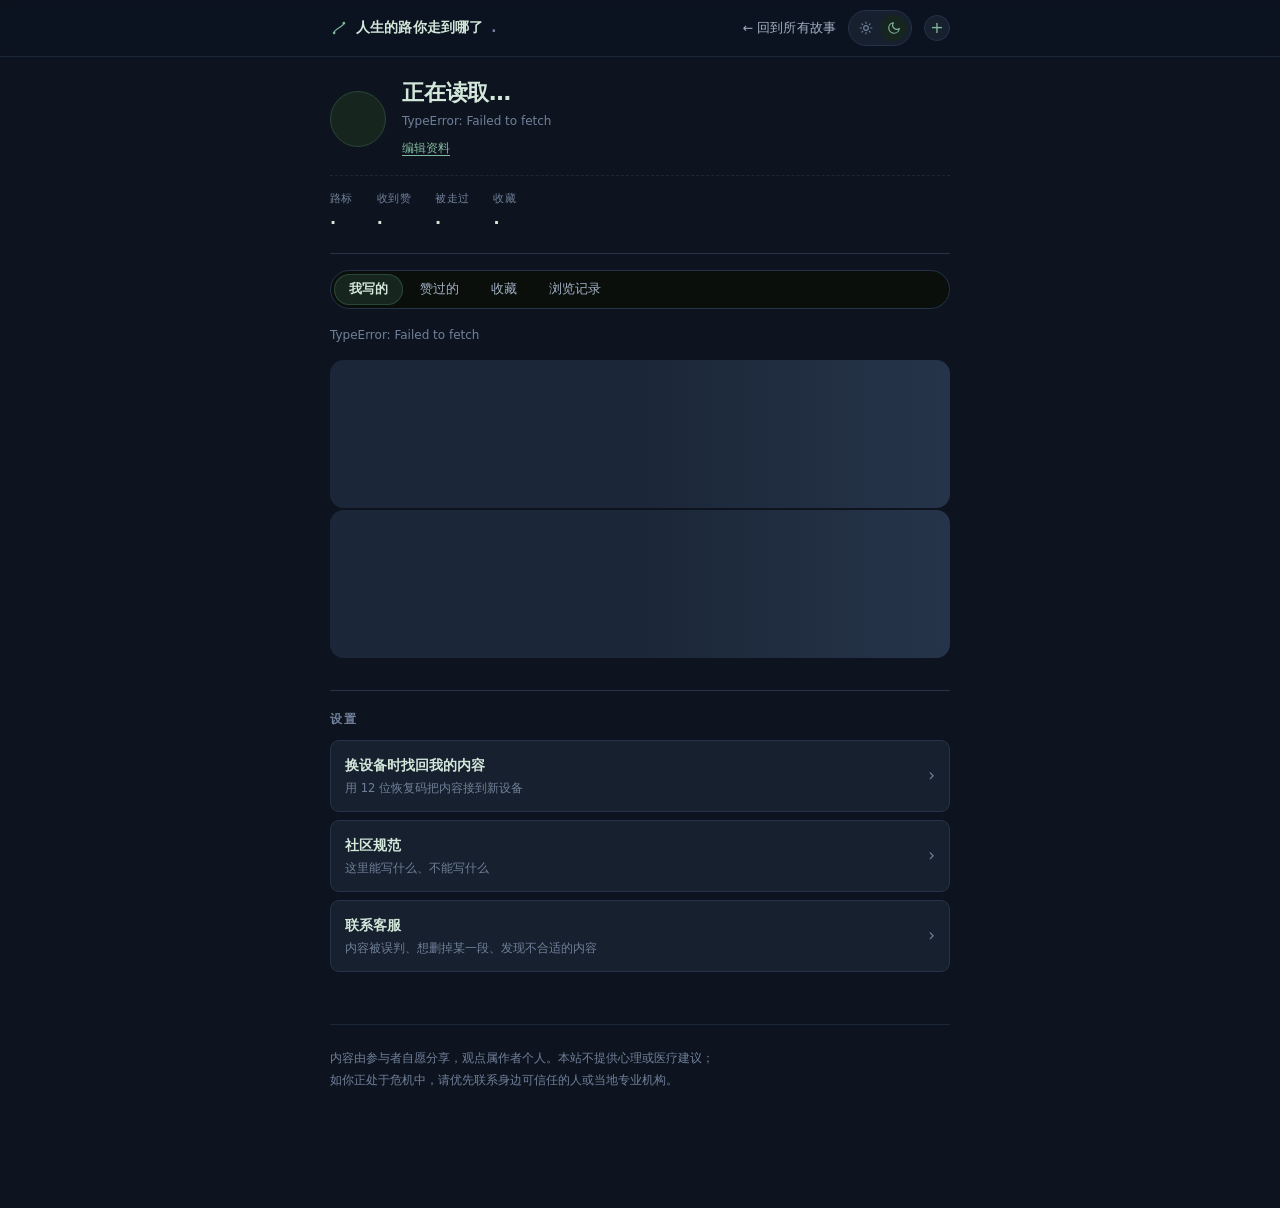
<file: app/me.html>
<!DOCTYPE html>
<html lang="zh-CN">
<head>
<meta charset="UTF-8">
<meta name="viewport" content="width=device-width, initial-scale=1">
<meta name="robots" content="noindex, nofollow">
<title>我的 · 人生的路你走到哪了</title>
<link rel="stylesheet" href="assets/style.css?v=20261105m">
<!-- 必须同步、在 body 之前：首帧就定下昼夜，否则会先白一下再变黑 -->
<script src="assets/theme.js?v=20261105m"></script>
</head>
<body>

<nav class="nav nav--narrow">
  <div class="wrap nav__inner">
    <a class="nav__brand" href="index.html">
      <svg width="18" height="18" viewBox="0 0 24 24" fill="none" stroke="currentColor"
           stroke-width="1.6" stroke-linecap="round" stroke-linejoin="round" aria-hidden="true">
        <path d="M5.5 18.5c0-4 3.6-4.2 6.3-6.6 2.7-2.4 6.2-2.6 6.7-6.4"/>
        <circle cx="5.5" cy="18.5" r="1.7" fill="currentColor" stroke="none"/>
        <circle cx="18.5" cy="5.5" r="1.7" fill="currentColor" stroke="none"/>
      </svg>
      <span>人生的路你走到哪了</span>
      <span style="color:var(--ink-3)">.</span>
    </a>
    <div class="nav__right">
      <a class="nav__tagline nav__back" href="index.html">← 回到所有故事</a>
      <button class="theme-toggle" type="button" aria-label="切换白天 / 夜间" aria-pressed="false">
        <span class="theme-toggle__opt" data-mode="light" aria-hidden="true" title="白天">
          <svg viewBox="0 0 24 24" fill="none" stroke="currentColor" stroke-width="2" stroke-linecap="round">
            <circle cx="12" cy="12" r="4"/>
            <path d="M12 2v2M12 20v2M4.9 4.9l1.4 1.4M17.7 17.7l1.4 1.4M2 12h2M20 12h2M4.9 19.1l1.4-1.4M17.7 6.3l1.4-1.4"/>
          </svg>
        </span>
        <span class="theme-toggle__opt" data-mode="dark" aria-hidden="true" title="夜间">
          <svg viewBox="0 0 24 24" fill="none" stroke="currentColor" stroke-width="2" stroke-linecap="round" stroke-linejoin="round">
            <path d="M21 12.8A9 9 0 1 1 11.2 3a7 7 0 0 0 9.8 9.8z"/>
          </svg>
        </span>
      </button>
      <a class="nav__add" href="write.html" aria-label="写一段我的经历">+</a>
    </div>
  </div>
</nav>

<main class="write-main">
  <div class="wrap wrap--read">

    <!-- 只在「发布成功但详情页没跳过去」时出现，避免用户以为没发出去又发一遍（E7-3） -->
    <div class="banner banner--ok" id="doneBanner" hidden>
      发布成功。刚写的那一条在下面的「我写的」里。
    </div>

    <!-- 个人空间头部：社交软件的个人主页形态，头像是预设线稿（不传真人照片，保持匿名） -->
    <header class="profile">
      <div class="profile__ava" id="pAva" aria-hidden="true"></div>

      <div class="profile__main">
        <h1 class="profile__name" id="pName">正在读取…</h1>
        <p class="profile__sub" id="pSub">内容绑在这台浏览器上，不是账号</p>
        <button class="profile__edit" id="btnEditProfile" type="button" aria-expanded="false" aria-controls="editBox">
          编辑资料
        </button>
      </div>

      <dl class="profile__stats" id="pStats">
        <div class="pstat"><dt>路标</dt><dd id="statPosts">·</dd></div>
        <div class="pstat"><dt>收到赞</dt><dd id="statLikes">·</dd></div>
        <div class="pstat"><dt>被走过</dt><dd id="statRes">·</dd></div>
        <div class="pstat"><dt>收藏</dt><dd id="statFav">·</dd></div>
      </dl>
    </header>

    <!-- V1.6 编辑资料：名字 + 头像。改完历史帖子上的署名也会一起改 -->
    <section class="profile-edit" id="editBox" hidden>
      <p class="profile-edit__label">头像</p>
      <div class="ava-picker" id="avaPicker" role="group" aria-label="选择头像"></div>

      <p class="profile-edit__label">名字</p>
      <input class="profile-edit__input" id="editNick" type="text" maxlength="12"
             autocomplete="off" placeholder="2 到 12 个字">

      <p class="profile-edit__note" id="editNote" hidden></p>

      <div class="profile-edit__acts">
        <button class="btn btn--primary" id="btnSaveProfile" type="button">保存</button>
        <button class="btn btn--ghost" id="btnCancelProfile" type="button">取消</button>
      </div>
    </section>

    <!-- 四个 tab：我写的 / 赞过的 / 收藏 / 浏览记录 -->
    <div class="tabs tabs--profile" role="tablist" aria-label="我的内容">
      <button class="tabs__item" role="tab" aria-selected="true"  data-tab="posts">我写的</button>
      <button class="tabs__item" role="tab" aria-selected="false" data-tab="like">赞过的</button>
      <button class="tabs__item" role="tab" aria-selected="false" data-tab="favorite">收藏</button>
      <button class="tabs__item" role="tab" aria-selected="false" data-tab="view">浏览记录</button>
    </div>

    <p class="count" id="tabCount">正在加载…</p>
    <div class="mine__list" id="tabList"></div>

    <div class="listfoot" id="tabFoot" hidden>
      <button class="btn btn--ghost btn--sm" id="btnTabMore" type="button">加载更多</button>
      <p class="listfoot__text" id="tabFootText"></p>
    </div>

    <!-- 设置区：把原先散落的身份相关功能收进来，另加规范与客服入口 -->
    <section class="settings">
      <h2 class="settings__title">设置</h2>

      <button class="setrow" id="btnIdentity" type="button" aria-expanded="false" aria-controls="identityBox">
        <span class="setrow__label">
          <span class="setrow__name">换设备时找回我的内容</span>
          <span class="setrow__desc">用 12 位恢复码把内容接到新设备</span>
        </span>
        <span class="setrow__chev" aria-hidden="true">›</span>
      </button>

      <a class="setrow" href="rules.html">
        <span class="setrow__label">
          <span class="setrow__name">社区规范</span>
          <span class="setrow__desc">这里能写什么、不能写什么</span>
        </span>
        <span class="setrow__chev" aria-hidden="true">›</span>
      </a>

      <a class="setrow" href="rules.html#support">
        <span class="setrow__label">
          <span class="setrow__name">联系客服</span>
          <span class="setrow__desc">内容被误判、想删掉某一段、发现不合适的内容</span>
        </span>
        <span class="setrow__chev" aria-hidden="true">›</span>
      </a>
    </section>

    <!-- 身份区（默认折叠）：原「我的经历」的身份卡与认领表单，逻辑一行没改 -->
    <div id="identityBox" hidden>

      <!-- 身份：恢复码是换设备的唯一凭证 -->
      <section class="idcard">
        <div class="idcard__head">
          <h2 class="idcard__title">换设备时用它找回</h2>
          <span class="idcard__warn">只有这里能看到</span>
        </div>

        <p class="idcard__desc">
          你的内容绑在这台浏览器上，不是账号。换手机、清缓存之后，用下面这串码就能把内容接回来。
        </p>

        <div class="codebox">
          <code class="codebox__code" id="codeText">•••• •••• ••••</code>
          <button class="btn btn--ghost btn--sm" id="btnReveal" type="button">查看</button>
          <button class="btn btn--ghost btn--sm" id="btnCopy" type="button" hidden>复制</button>
          <button class="btn btn--ghost btn--sm btn--danger" id="btnReset" type="button" hidden>重置</button>
        </div>

        <p class="idcard__hint" id="codeNote">
          建议现在就存下来：截图、写在备忘录里，都行。
        </p>

        <!-- 重置是危险操作，必须二次确认并原样告知后果 -->
        <div class="danger" id="resetConfirm" hidden>
          <p class="danger__text">
            重置后旧码立即失效。<strong>新码只存在于这台设备上</strong>，
            如果这台设备之后坏了、或者你清了浏览器数据，内容就再也找不回来了。
          </p>
          <div class="danger__foot">
            <button class="btn btn--ghost btn--sm" id="btnResetCancel" type="button">先不重置</button>
            <button class="btn btn--sm btn--danger" id="btnResetConfirm" type="button">确认重置</button>
          </div>
        </div>

        <p class="idcard__err" id="codeErr"></p>
      </section>

      <!-- 认领：在别人的设备上用旧码接回自己的内容 -->
      <section class="claim">
        <button class="claim__toggle" id="btnClaimOpen" type="button" aria-expanded="false">
          换了设备，用恢复码找回原来的内容
          <span class="claim__chev">›</span>
        </button>

        <form class="claim__body" id="claimForm" hidden>
          <label class="field__label" for="claimCode">输入 12 位恢复码</label>
          <input class="field__input field__input--code" id="claimCode" type="text"
                 inputmode="latin" autocomplete="off" maxlength="14" placeholder="XXXX-XXXX-XXXX">
          <p class="field__hint">
            找回后，这台设备会成为你的新设备，原来那台会自动退出。
          </p>
          <p class="field__err" id="claimErr"></p>
          <div class="claim__foot">
            <button class="btn btn--primary btn--sm" type="submit" id="btnClaim">找回我的内容</button>
          </div>
        </form>
      </section>
    </div>

    <footer class="foot">
      内容由参与者自愿分享，观点属作者个人。本站不提供心理或医疗建议；<br>
      如你正处于危机中，请优先联系身边可信任的人或当地专业机构。
    </footer>

  </div>
</main>

<!-- SDK 本地托管（0.1.4-dev.ca27990.202610161713 / 2026-10-16 构建）：原来从 jsdelivr 取，单次要 1.9 秒，教室网络不通就整站白屏 -->
<script src="assets/workbuddy-sdk.js?v=20261105m"></script>
<script src="assets/cloud-config.js?v=20261105m"></script>
<script src="assets/api.js?v=20261105m"></script>
<script src="assets/boot.js?v=20261105m"></script>
<script>
const { api, ApiError } = window.Renlu;
const $ = (id) => document.getElementById(id);

let revealed = false;

if (new URLSearchParams(location.search).get('published') === '1') {
  $('doneBanner').hidden = false;
}

/* ---------- 工具 ---------- */

function fmtCode(raw) {
  const s = String(raw || '').replace(/[^A-Za-z0-9]/g, '').toUpperCase();
  return s.replace(/(.{4})(?=.)/g, '$1-');
}

function fmtDate(iso) {
  const d = new Date(iso);
  if (Number.isNaN(d.getTime())) return '';
  return `${d.getFullYear()}-${String(d.getMonth() + 1).padStart(2, '0')}-${String(d.getDate()).padStart(2, '0')}`;
}

function goGate() { location.href = window.Renlu.gateUrl(); }

function handleErr(e, target) {
  if (e instanceof ApiError && (e.isGateClosed || e.isAuthLost)) { goGate(); return; }
  target.textContent = (e && e.message) || '稍后再试';
}

/* 详情页链接必须带上当前 search（sharecode / k），否则新浏览器打开静态资源是 403 */
function storyHref(id) {
  const u = new URL(location.href);
  u.searchParams.delete('published');
  u.searchParams.set('id', id);
  return 'story.html' + u.search;
}

/* ---------- 头部资料 ---------- */

let currentNickname = '';
let currentAvatar = 'leaf';
let pendingAvatar = 'leaf';

async function loadProfile() {
  try {
    const d = await api.me();
    const nick = d.nickname || window.Renlu.getNickname() || '我';
    currentNickname = nick;
    currentAvatar = d.avatar || window.Renlu.getAvatar() || 'leaf';
    window.Renlu.setIdentity(nick, currentAvatar);   // 导航栏头像下次直接用缓存
    $('pAva').innerHTML = window.Renlu.avatarSvg(currentAvatar, 26);
    $('pName').textContent = nick;

    const joined = fmtDate(d.joined_at);
    $('pSub').textContent = joined
      ? `${joined} 起在这条路上 · 内容只绑在这台设备上`
      : '内容只绑在这台设备上';

    const s = d.stats || {};
    $('statPosts').textContent = Number(s.posts) || 0;
    $('statLikes').textContent = Number(s.likes) || 0;
    $('statRes').textContent = Number(s.resonates) || 0;
    $('statFav').textContent = Number(s.favorites) || 0;
  } catch (e) {
    handleErr(e, $('pSub'));
  }
}

/* ---------- V1.6 编辑资料：名字 + 头像 ---------- */

/* 头像选择器：8 个预设线稿，点中高亮。不放上传——
   匿名产品不该鼓励传真人照片，而且教室网络传图容易卡在演示现场 */
function renderAvaPicker() {
  const box = $('avaPicker');
  box.innerHTML = '';
  window.Renlu.AVATARS.forEach((a) => {
    const b = document.createElement('button');
    b.type = 'button';
    b.className = 'ava-opt';
    b.dataset.code = a.code;
    b.title = a.name;
    b.setAttribute('aria-label', a.name);
    b.setAttribute('aria-pressed', String(a.code === pendingAvatar));
    b.innerHTML = window.Renlu.avatarSvg(a.code, 22);
    b.addEventListener('click', () => {
      pendingAvatar = a.code;
      [...box.children].forEach((x) => {
        x.setAttribute('aria-pressed', String(x.dataset.code === pendingAvatar));
      });
    });
    box.append(b);
  });
}

function openEdit() {
  pendingAvatar = currentAvatar;
  $('editNick').value = currentNickname;
  $('editNote').hidden = true;
  renderAvaPicker();
  $('editBox').hidden = false;
  $('btnEditProfile').setAttribute('aria-expanded', 'true');
  $('btnEditProfile').textContent = '收起';
  $('editNick').focus();
}

function closeEdit() {
  $('editBox').hidden = true;
  $('btnEditProfile').setAttribute('aria-expanded', 'false');
  $('btnEditProfile').textContent = '编辑资料';
}

$('btnEditProfile').addEventListener('click', () => {
  if ($('editBox').hidden) openEdit(); else closeEdit();
});

$('btnCancelProfile').addEventListener('click', closeEdit);

$('btnSaveProfile').addEventListener('click', async () => {
  const nick = $('editNick').value.trim();
  const note = $('editNote');
  const btn = $('btnSaveProfile');

  if (nick === currentNickname && pendingAvatar === currentAvatar) { closeEdit(); return; }
  if (nick.length < 2 || nick.length > 12) {
    note.hidden = false;
    note.textContent = '名字要 2 到 12 个字';
    return;
  }

  btn.disabled = true;
  note.hidden = true;
  try {
    const r = await api.updateProfile({ nickname: nick, avatar: pendingAvatar });
    currentNickname = r.nickname;
    currentAvatar = r.avatar;
    window.Renlu.setIdentity(r.nickname, r.avatar);
    $('pName').textContent = r.nickname;
    $('pAva').innerHTML = window.Renlu.avatarSvg(r.avatar, 26);
    syncNavAvatar();
    closeEdit();
    // 名字改了，列表里作者名是后端一并对齐的，重新拉一次才看得到
    if (r.renamed) loadTab(false);
  } catch (e) {
    if (e instanceof ApiError && (e.isGateClosed || e.isAuthLost)) { goGate(); return; }
    note.hidden = false;
    note.textContent = (e && e.message) || '没保存成功，稍后再试';
  } finally {
    btn.disabled = false;
  }
});

/* 顶部导航里没有头像位（个人空间页用返回链接），留着这个空函数是为了
   以后在别的页面复用同一段保存逻辑时不至于报错 */
function syncNavAvatar() {
  const el = document.getElementById('navAva');
  if (!el) return;
  el.innerHTML = window.Renlu.avatarSvg(currentAvatar, 20);
}

/* ---------- 身份 / 恢复码（与 V1 完全一致） ---------- */

async function loadIdentity() {
  try {
    const d = await api.recoveryCode();
    window.__code = d.recovery_code;
    if (revealed) $('codeText').textContent = fmtCode(d.recovery_code);
  } catch (e) {
    handleErr(e, $('codeErr'));
  }
}

$('btnIdentity').addEventListener('click', () => {
  const box = $('identityBox');
  const open = box.hidden;
  box.hidden = !open;
  $('btnIdentity').setAttribute('aria-expanded', String(open));
  if (open) {
    loadIdentity();
    box.scrollIntoView({ block: 'start', behavior: 'smooth' });
  }
});

$('btnReveal').addEventListener('click', async () => {
  $('codeErr').textContent = '';
  if (!window.__code) { await loadIdentity(); }
  if (!window.__code) return;
  revealed = true;
  $('codeText').textContent = fmtCode(window.__code);
  $('btnReveal').hidden = true;
  $('btnCopy').hidden = false;
  $('btnReset').hidden = false;
  $('codeNote').textContent = '抄下来之后，可以点「重置」换一串新的——旧的那串会立刻作废。';
});

$('btnCopy').addEventListener('click', async () => {
  try {
    await navigator.clipboard.writeText(fmtCode(window.__code));
    $('btnCopy').textContent = '已复制';
    setTimeout(() => { $('btnCopy').textContent = '复制'; }, 1600);
  } catch {
    $('codeErr').textContent = '复制失败，请手动选中上面的码';
  }
});

$('btnReset').addEventListener('click', () => { $('resetConfirm').hidden = false; });
$('btnResetCancel').addEventListener('click', () => { $('resetConfirm').hidden = true; });

$('btnResetConfirm').addEventListener('click', async () => {
  $('codeErr').textContent = '';
  const btn = $('btnResetConfirm');
  btn.disabled = true;
  btn.textContent = '生成中…';
  try {
    const d = await api.resetRecoveryCode();
    window.__code = d.recovery_code;
    $('codeText').textContent = fmtCode(d.recovery_code);
    $('codeNote').textContent = '已经换成新的了。请重新抄一遍，旧码从现在开始无效。';
    $('resetConfirm').hidden = true;
  } catch (e) {
    handleErr(e, $('codeErr'));
  } finally {
    btn.disabled = false;
    btn.textContent = '确认重置';
  }
});

/* ---------- 认领 ---------- */

$('btnClaimOpen').addEventListener('click', () => {
  const form = $('claimForm');
  const open = form.hidden;
  form.hidden = !open;
  $('btnClaimOpen').setAttribute('aria-expanded', String(open));
  if (open) $('claimCode').focus();
});

// 输入时自动补连字符，用户不用自己敲
$('claimCode').addEventListener('input', (e) => {
  const el = e.target;
  const pos = el.selectionStart === el.value.length;
  el.value = fmtCode(el.value).slice(0, 14);
  if (pos) el.setSelectionRange(el.value.length, el.value.length);
  $('claimErr').textContent = '';
});

$('claimForm').addEventListener('submit', async (e) => {
  e.preventDefault();
  $('claimErr').textContent = '';
  const raw = $('claimCode').value.replace(/[^A-Za-z0-9]/g, '').toUpperCase();
  if (raw.length !== 12) { $('claimErr').textContent = '恢复码是 12 位，现在填了 ' + raw.length + ' 位'; return; }

  const btn = $('btnClaim');
  btn.disabled = true;
  btn.textContent = '找回中…';
  try {
    const d = await api.claim(raw);
    $('claimErr').textContent = '';
    $('codeText').textContent = '正在接回内容…';
    $('pSub').textContent = `已经把 ${d.moved} 条内容接回这台设备，正在刷新…`;
    setTimeout(() => location.replace('me.html'), 1200);
  } catch (ex) {
    // 40103 故意含糊：码不存在 / 已用过 / 格式错，三者同一提示
    if (ex instanceof ApiError && ex.code === 40901) {
      $('claimErr').textContent = '这台设备上已经有另一个身份和它的内容，不能直接认领。';
    } else {
      handleErr(ex, $('claimErr'));
    }
    btn.disabled = false;
    btn.textContent = '找回我的内容';
  }
});

/* ---------- 列表：四个 tab 共用一套加载与渲染 ---------- */

const TAB = {
  posts:    { empty: '写下第一段，之后随时可以回来补「后来」。' },
  like:     { empty: '你还没给谁点过赞。读到打动你的那一段，右下角点一下就好。' },
  favorite: { empty: '还没有收藏。遇到想再读一遍的，详情页右下角可以先收着。' },
  view:     { empty: '还没有浏览记录。你读过的路标会按时间留在这里。' },
};

const tabState = { name: 'posts', page: 0, hasMore: false, loading: false, seen: new Set(), total: 0 };

function statusTag(status) {
  const map = {
    open: ['还没走完', 'tag--open'],
    resolved: ['走过这一段', 'tag--resolved'],
    hidden: ['处理中', 'tag--plain'],
  };
  const [text, cls] = map[status] || ['未知', 'tag--plain'];
  const wrap = document.createElement('span');
  wrap.className = `tag ${cls}`;
  wrap.textContent = text;
  return wrap;
}

/* 我写的：带状态、天数、编辑 / 删除 */
function makeRow(s) {
  const row = document.createElement('div');
  row.className = 'row';

  const a = document.createElement('a');
  a.className = 'row__link';
  a.href = storyHref(s.id);

  const top = document.createElement('div');
  top.className = 'row__top';
  top.append(statusTag(s.status));
  if (s.visibility === 'private') {
    const t = document.createElement('span');
    t.className = 'tag tag--plain';
    t.textContent = '仅自己可见';
    top.append(t);
  }
  if (s.is_sample) {
    const t = document.createElement('span');
    t.className = 'tag tag--plain';
    t.textContent = '示例';
    top.append(t);
  }

  const h = document.createElement('h3');
  h.className = 'row__title';
  h.textContent = s.title;

  const meta = document.createElement('p');
  meta.className = 'row__meta';
  const bits = [fmtDate(s.created_at)];
  if (s.status === 'open') {
    bits.push(`已经记了 ${s.days_kept || 0} 天`);
  } else {
    bits.push(`${s.thanks_count || 0} 人觉得被帮到`);
  }
  meta.textContent = bits.join(' · ');

  a.append(top, h, meta);
  row.append(a, makeOps(s, row));
  return row;
}

/* 赞过 / 收藏 / 浏览：只读行，不提供作者才有的操作 */
function makeMarkRow(s, kind) {
  const row = document.createElement('div');
  row.className = 'row';

  const a = document.createElement('a');
  a.className = 'row__link';
  a.href = storyHref(s.id);

  const top = document.createElement('div');
  top.className = 'row__top';
  top.append(statusTag(s.status));
  if (s.is_sample) {
    const t = document.createElement('span');
    t.className = 'tag tag--plain';
    t.textContent = '示例';
    top.append(t);
  }

  const h = document.createElement('h3');
  h.className = 'row__title';
  h.textContent = s.title;

  const meta = document.createElement('p');
  meta.className = 'row__meta';
  const verb = kind === 'like' ? '赞过' : kind === 'favorite' ? '收藏于' : '读过';
  meta.textContent = [
    s.author_nickname || '路过的人',
    `${verb} ${fmtDate(s.marked_at)}`,
    `${s.like_count || 0} 个赞`,
  ].join(' · ');

  a.append(top, h, meta);
  row.append(a);
  return row;
}

/* 每行的操作：编辑跳表单，删除要点两次才生效——删内容是不可逆的，
   一次点击就消失太容易误触 */
function makeOps(s, row) {
  const ops = document.createElement('div');
  ops.className = 'row__ops';

  if (s.can_edit) {
    const edit = document.createElement('a');
    edit.className = 'btn btn--sm btn--ghost';
    edit.href = `write.html?id=${encodeURIComponent(s.id)}`;
    edit.textContent = '编辑';
    ops.append(edit);
  }

  if (s.can_delete) {
    const del = document.createElement('button');
    del.type = 'button';
    del.className = 'btn btn--sm btn--danger';
    del.textContent = '删除';

    let armed = false;
    let timer = null;

    const disarm = () => {
      armed = false;
      del.textContent = '删除';
      del.classList.remove('row__op--armed');
    };

    del.addEventListener('click', async () => {
      if (!armed) {
        armed = true;
        del.textContent = '确认删除';
        del.classList.add('row__op--armed');
        timer = setTimeout(disarm, 3200);
        return;
      }
      clearTimeout(timer);
      del.disabled = true;
      del.textContent = '删除中…';
      try {
        await api.remove(s.id);
        row.remove();
        tabState.total = Math.max(0, tabState.total - 1);
        updateCount(tabState.name, tabState.total);
        if (!tabState.total) loadTab(false);   // 删空了就切回空状态
      } catch (e) {
        disarm();
        del.disabled = false;
        handleErr(e, $('pSub'));
      }
    });
    ops.append(del);
  }

  if (!ops.children.length) ops.hidden = true;
  return ops;
}

function updateCount(name, total) {
  $('tabCount').textContent = total ? `共 ${total} 条` : '';
}

function renderEmpty(name) {
  const box = document.createElement('div');
  box.className = 'empty';
  const t = document.createElement('span');
  t.className = 'empty__title';
  t.textContent = name === 'posts' ? '你还没写过' : '这里还是空的';
  box.append(t, document.createTextNode(TAB[name].empty));
  return box;
}

function renderFoot() {
  const foot = $('tabFoot');
  if (tabState.hasMore) {
    foot.hidden = false;
    $('btnTabMore').hidden = false;
    $('btnTabMore').disabled = false;
    $('btnTabMore').textContent = '加载更多';
    $('tabFootText').textContent = '';
  } else if (tabState.total) {
    foot.hidden = false;
    $('btnTabMore').hidden = true;
    $('tabFootText').textContent = '没有更多了';
  } else {
    foot.hidden = true;
  }
}

async function loadTab(append = false) {
  if (tabState.loading) return;
  if (append && !tabState.hasMore) return;

  const name = tabState.name;
  tabState.loading = true;

  if (!append) {
    tabState.page = 0;
    tabState.hasMore = false;
    tabState.seen = new Set();
    $('tabList').innerHTML = '<div class="skeleton"></div><div class="skeleton"></div>';
    $('tabCount').textContent = '正在加载…';
    $('tabFoot').hidden = true;
  } else {
    $('btnTabMore').disabled = true;
    $('btnTabMore').textContent = '正在加载…';
  }

  const wantPage = append ? tabState.page + 1 : 1;

  try {
    const r = name === 'posts'
      ? await api.myStories({ page: wantPage, size: 20 })
      : await api.myMarks({ kind: name, page: wantPage, size: 20 });

    if (name !== tabState.name) return;        // 用户已切走，这次结果作废

    const items = r.items || [];
    tabState.page = r.page || wantPage;
    tabState.total = Number(r.total) || 0;
    tabState.hasMore = Boolean(r.has_more);

    if (!append) $('tabList').replaceChildren();

    if (!items.length && !append) {
      $('tabList').append(renderEmpty(name));
      $('tabCount').textContent = '';
      renderFoot();
      return;
    }

    const frag = document.createDocumentFragment();
    items.forEach((s) => {
      const key = String(s.id);
      if (tabState.seen.has(key)) return;
      tabState.seen.add(key);
      frag.append(name === 'posts' ? makeRow(s) : makeMarkRow(s, name));
    });
    $('tabList').append(frag);

    updateCount(name, tabState.total);
    renderFoot();
  } catch (e) {
    if (name !== tabState.name) return;
    handleErr(e, $('tabCount'));
  } finally {
    tabState.loading = false;
  }
}

document.querySelectorAll('.tabs--profile .tabs__item').forEach((btn) => {
  btn.addEventListener('click', () => {
    document.querySelectorAll('.tabs--profile .tabs__item')
      .forEach((b) => b.setAttribute('aria-selected', 'false'));
    btn.setAttribute('aria-selected', 'true');
    tabState.name = btn.dataset.tab;
    loadTab(false);
  });
});

$('btnTabMore').addEventListener('click', () => loadTab(true));

/* ---------- 启动 ---------- */

loadProfile();
loadTab(false);

/* 身份卡折叠着也先把恢复码取回来：点开就能直接「查看」，少一次往返等待 */
setTimeout(() => { if (!window.__code) loadIdentity(); }, 300);
</script>
</body>
</html>
</file>
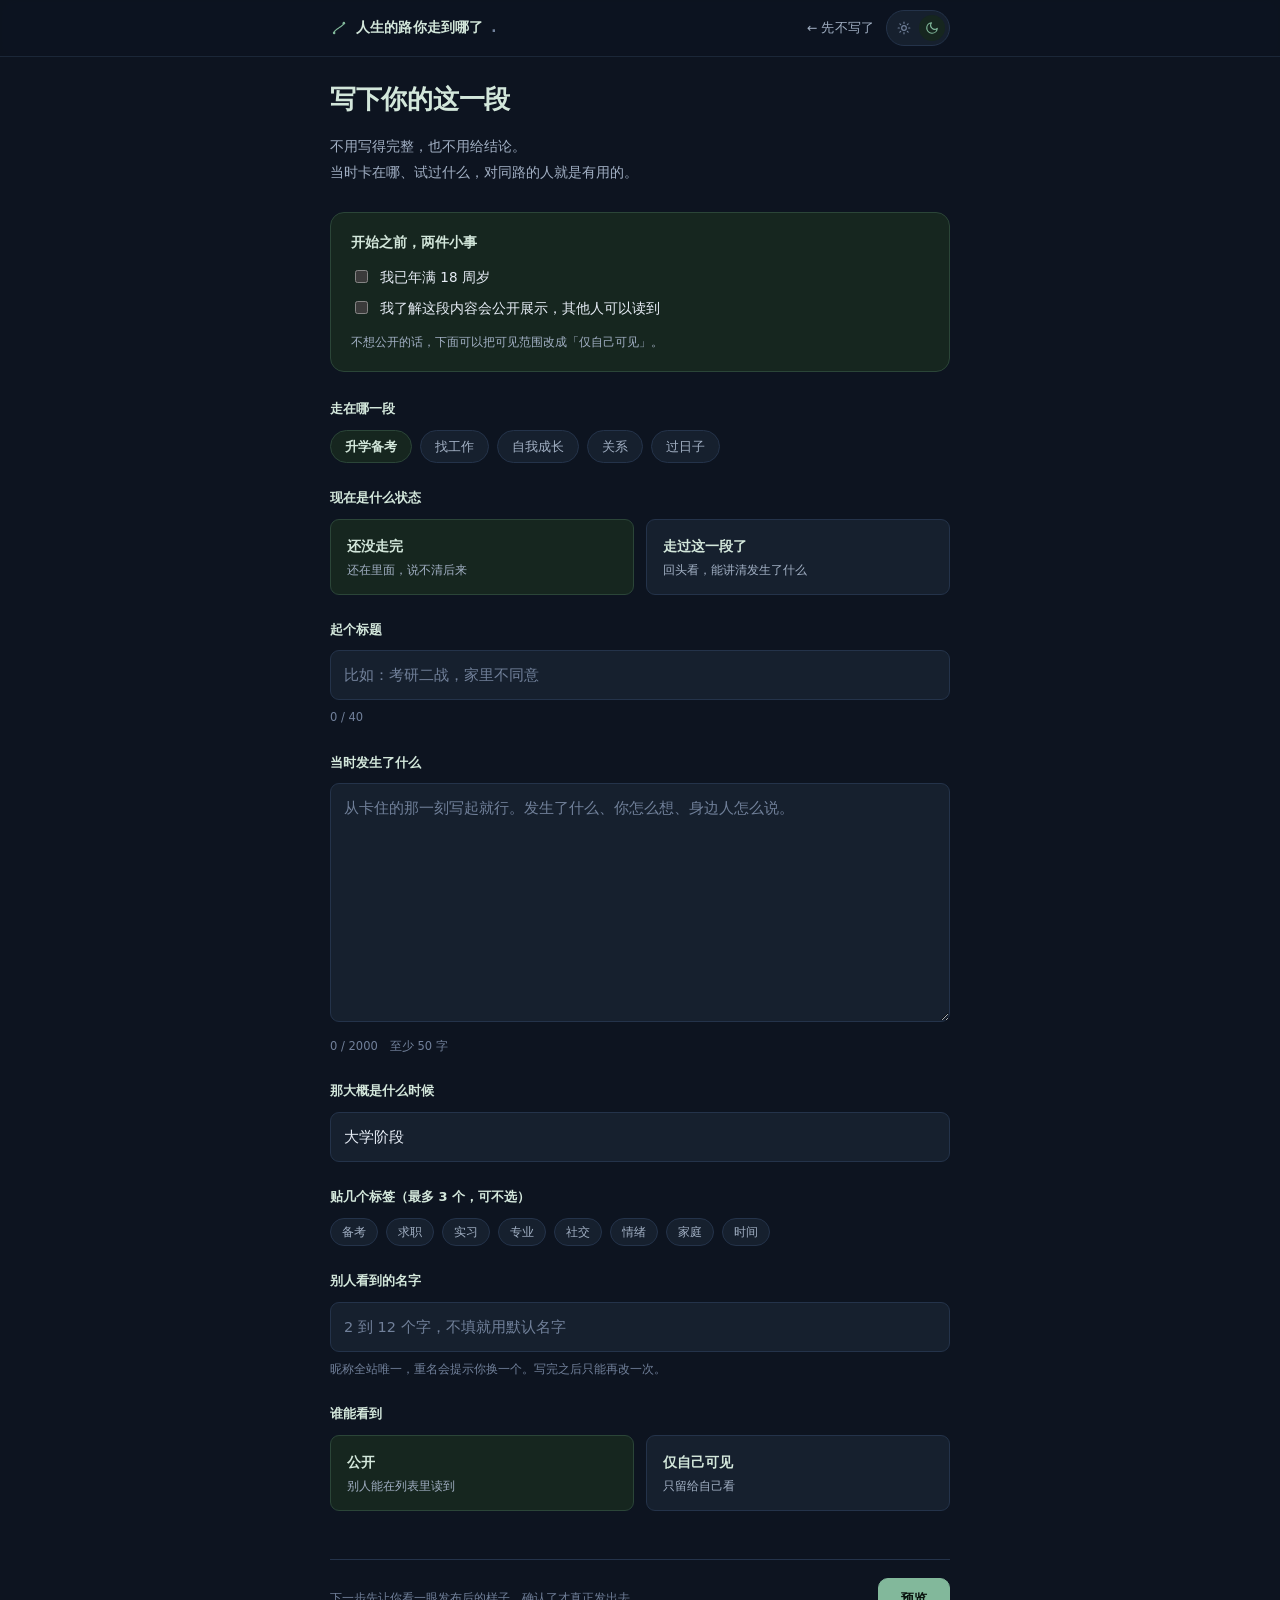
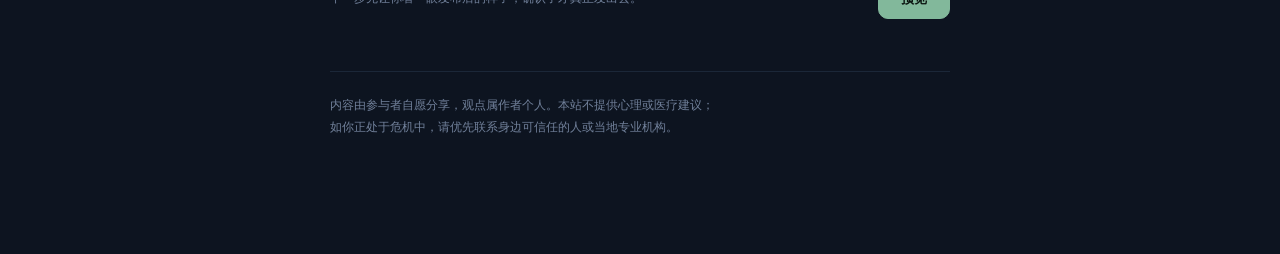
<file: app/preview.html>
<!DOCTYPE html>
<html lang="zh-CN">
<head>
<meta charset="UTF-8">
<meta name="viewport" content="width=device-width, initial-scale=1">
<meta name="robots" content="noindex, nofollow">
<title>预览 · 人生的路你走到哪了</title>
<link rel="stylesheet" href="assets/style.css?v=20261105m">
<!-- 必须同步、在 body 之前：首帧就定下昼夜，否则会先白一下再变黑 -->
<script src="assets/theme.js?v=20261105m"></script>
</head>
<body>

<nav class="nav nav--narrow">
  <div class="wrap nav__inner">
    <a class="nav__brand" href="index.html">
      <svg width="18" height="18" viewBox="0 0 24 24" fill="none" stroke="currentColor"
           stroke-width="1.6" stroke-linecap="round" stroke-linejoin="round" aria-hidden="true">
        <path d="M5.5 18.5c0-4 3.6-4.2 6.3-6.6 2.7-2.4 6.2-2.6 6.7-6.4"/>
        <circle cx="5.5" cy="18.5" r="1.7" fill="currentColor" stroke="none"/>
        <circle cx="18.5" cy="5.5" r="1.7" fill="currentColor" stroke="none"/>
      </svg>
      <span>人生的路你走到哪了</span>
      <span style="color:var(--ink-3)">.</span>
    </a>
    <div class="nav__right">
      <a class="nav__tagline nav__back" href="write.html">← 返回修改</a>
      <button class="theme-toggle" type="button" aria-label="切换白天 / 夜间" aria-pressed="false">
        <span class="theme-toggle__opt" data-mode="light" aria-hidden="true" title="白天">
          <svg viewBox="0 0 24 24" fill="none" stroke="currentColor" stroke-width="2" stroke-linecap="round">
            <circle cx="12" cy="12" r="4"/>
            <path d="M12 2v2M12 20v2M4.9 4.9l1.4 1.4M17.7 17.7l1.4 1.4M2 12h2M20 12h2M4.9 19.1l1.4-1.4M17.7 6.3l1.4-1.4"/>
          </svg>
        </span>
        <span class="theme-toggle__opt" data-mode="dark" aria-hidden="true" title="夜间">
          <svg viewBox="0 0 24 24" fill="none" stroke="currentColor" stroke-width="2" stroke-linecap="round" stroke-linejoin="round">
            <path d="M21 12.8A9 9 0 1 1 11.2 3a7 7 0 0 0 9.8 9.8z"/>
          </svg>
        </span>
      </button>
    </div>
  </div>
</nav>

<!-- R7-2：粘在导航下面，滚到正文深处也别忘「这还没发出去」 -->
<div class="previewbar" id="previewBar" hidden>预览效果。发布后才会出现在公开列表。</div>

<main class="detail-main">
  <div class="wrap wrap--read">

    <article id="article" hidden>
      <p class="crumb" id="crumb"></p>

      <div class="detail__tags" id="tags"></div>
      <h1 class="detail__title" id="title"></h1>

      <div class="detail__meta">
        <span id="author"></span>
        <span class="dot">·</span>
        <time id="created"></time>
        <span class="dot">·</span>
        <span id="stage"></span>
      </div>

      <div class="prose">
        <section class="block">
          <h2 class="block__title">当时</h2>
          <div class="block__body" id="bodyBefore"></div>
        </section>

        <section class="block" id="blockAfter" hidden>
          <h2 class="block__title">后来</h2>
          <div class="block__body" id="bodyAfter"></div>
        </section>
      </div>

      <p class="hint" id="openHint" hidden>
        作者还没写后来。如果你正走在这段路上，可以先看看别人怎么走的。
      </p>

      <!-- R7-3：三问只是提示，没有勾选框，也不阻断发布 -->
      <section class="selfcheck">
        <p class="selfcheck__title">发之前，问自己三句</p>
        <ol class="selfcheck__list">
          <li>这段经历是我自己的吗</li>
          <li>有没有写到别人的隐私</li>
          <li>愿不愿意让同校的人看到</li>
        </ol>
        <p class="selfcheck__note">不用回答，也不影响发布。只是按下按钮前，值得想一秒。</p>
      </section>

      <div class="previewfoot">
        <button class="btn btn--ghost" id="btnBack" type="button">返回修改</button>
        <button class="btn btn--primary" id="btnPublish" type="button">确认发布</button>
      </div>

      <p class="previewfoot__err" id="pubErr"></p>
    </article>

  </div>
</main>

<!-- SDK 本地托管（0.1.4-dev.ca27990.202610161713 / 2026-10-16 构建）：原来从 jsdelivr 取，单次要 1.9 秒，教室网络不通就整站白屏 -->
<script src="assets/workbuddy-sdk.js?v=20261105m"></script>
<script src="assets/cloud-config.js?v=20261105m"></script>
<script src="assets/api.js?v=20261105m"></script>
<script src="assets/draft.js?v=20261105m"></script>
<script src="assets/boot.js?v=20261105m"></script>
<script>
const { api, ApiError, getNickname } = window.Renlu;
const RenluDraft = window.RenluDraft;

const TOPIC = {
  study: '升学备考', job: '找工作', growth: '自我成长',
  relation: '关系', daily: '过日子',
  family: '家庭', money: '钱与生活', body: '身心状态',
};
const STAGE = {
  before_18: '18 岁以前', college: '大学阶段', graduation: '毕业前后',
  early_work: '初入职场', transition: '职业转型',
};

/* 标签存的是 code，预览要给人看名字。映射漏了就干脆不显示，别把 code 摊给用户 */
const TAG_NAME = {
  exam: '备考', jobhunt: '求职', intern: '实习', major: '专业',
  social: '社交', mood: '情绪', family: '家庭', time: '时间',
};

const $ = (id) => document.getElementById(id);

/* 草稿只读这一次：之后发布用的是内存里这一份，
   所以预览期间别的标签页把 localStorage 清了也不影响发布（E7-5） */
const draft = RenluDraft.takeForPreview();

if (!draft) {
  // AC-43：直接输地址进来、或者刷新过一次，都不该看到预览态。
  // 草稿还在（R7-7），回投稿页就自动填回去了。
  location.replace('write.html');
} else {
  render(draft);
  $('previewBar').hidden = false;
  $('article').hidden = false;
  $('btnBack').addEventListener('click', () => { location.href = 'write.html'; });
  $('btnPublish').addEventListener('click', publish);
}

/* ---------- 渲染：与详情页同一批组件，不另做一套 ---------- */

function fmtToday() {
  const d = new Date();
  return `${d.getFullYear()} 年 ${d.getMonth() + 1} 月 ${d.getDate()} 日`;
}

function toParagraphs(text) {
  return String(text || '')
    .split(/\n+/)
    .map((s) => s.trim())
    .filter(Boolean)
    .map((s) => {
      const p = document.createElement('p');
      p.className = 'prose__p';
      p.textContent = s;
      return p;
    });
}

function render(d) {
  const open = d.status !== 'resolved';

  $('crumb').textContent = `${TOPIC[d.topic] || '某一段路'} · 路上的故事`;
  $('title').textContent = d.title || '';
  $('author').textContent = d.nickname || getNickname() || '路过的人';
  $('created').textContent = fmtToday();     // 以发布当天为准，免得看到个未来日期
  $('stage').textContent = STAGE[d.stage] || '';

  const tags = $('tags');
  tags.replaceChildren();
  const mk = (text, cls) => {
    const s = document.createElement('span');
    s.className = `tag ${cls}`;
    s.textContent = text;
    return s;
  };
  tags.append(mk(open ? '还没走完' : '走过这一段', open ? 'tag--open' : 'tag--resolved'));
  if (TOPIC[d.topic]) tags.append(mk(TOPIC[d.topic], 'tag--plain'));
  if (d.vis === 'private') tags.append(mk('仅自己可见', 'tag--plain'));
  (d.tags || []).forEach((t) => {
    const name = TAG_NAME[t];
    if (name) tags.append(mk(name, 'tag--plain'));
  });

  $('bodyBefore').replaceChildren(...toParagraphs(d.before));

  const hasAfter = !open && d.after;
  $('blockAfter').hidden = !hasAfter;
  if (hasAfter) $('bodyAfter').replaceChildren(...toParagraphs(d.after));

  $('openHint').hidden = !open;
}

/* ---------- 发布 ---------- */

let publishing = false;

function payload(d) {
  return {
    title: d.title,
    body_before: d.before,
    body_after: d.status === 'resolved' ? d.after : null,
    status: d.status,
    topic_code: d.topic,
    life_stage: d.stage,
    tags: d.tags,
    nickname: d.nickname,
    visibility: d.vis,
  };
}

async function publish() {
  if (publishing) return;               // R7-8：连点只算一次
  publishing = true;

  const btn = $('btnPublish');
  const err = $('pubErr');
  btn.disabled = true;
  btn.textContent = '发布中…';
  err.textContent = '';

  try {
    const r = await api.create(payload(draft));
    RenluDraft.clear();                 // AC-36：发出去了，草稿就该消失

    location.replace(`story.html?id=${encodeURIComponent(r.id)}`);
    // E7-3：详情页跳不过去时，「没发成功」比「重复发一条」更糟，
    // 所以兜底去「我的经历」，那里能看到刚发的这条。
    setTimeout(() => location.replace('me.html?published=1'), 2500);
  } catch (ex) {
    if (ex instanceof ApiError) {
      if (ex.isGateClosed || ex.isAuthLost) { location.href = window.Renlu.gateUrl(); return; }
      if (ex.isRateLimited) {
        err.textContent = '发得有点快，歇十几分钟再发。内容还在。';
      } else if (ex.code === 40901) {
        err.textContent = '这次提交和上一次重复了，内容还在，可以直接重试。';
      } else {
        err.textContent = `发布没成功，内容还在。${ex.message ? `（${ex.message}）` : ''}`;
      }
    } else {
      err.textContent = '发布没成功，内容还在。检查一下网络再重试。';
    }
    // E7-2：留在预览页，不跳回投稿页，按钮改成「重试」
    publishing = false;
    btn.disabled = false;
    btn.textContent = '重试';
  }
}
</script>
</body>
</html>
</file>
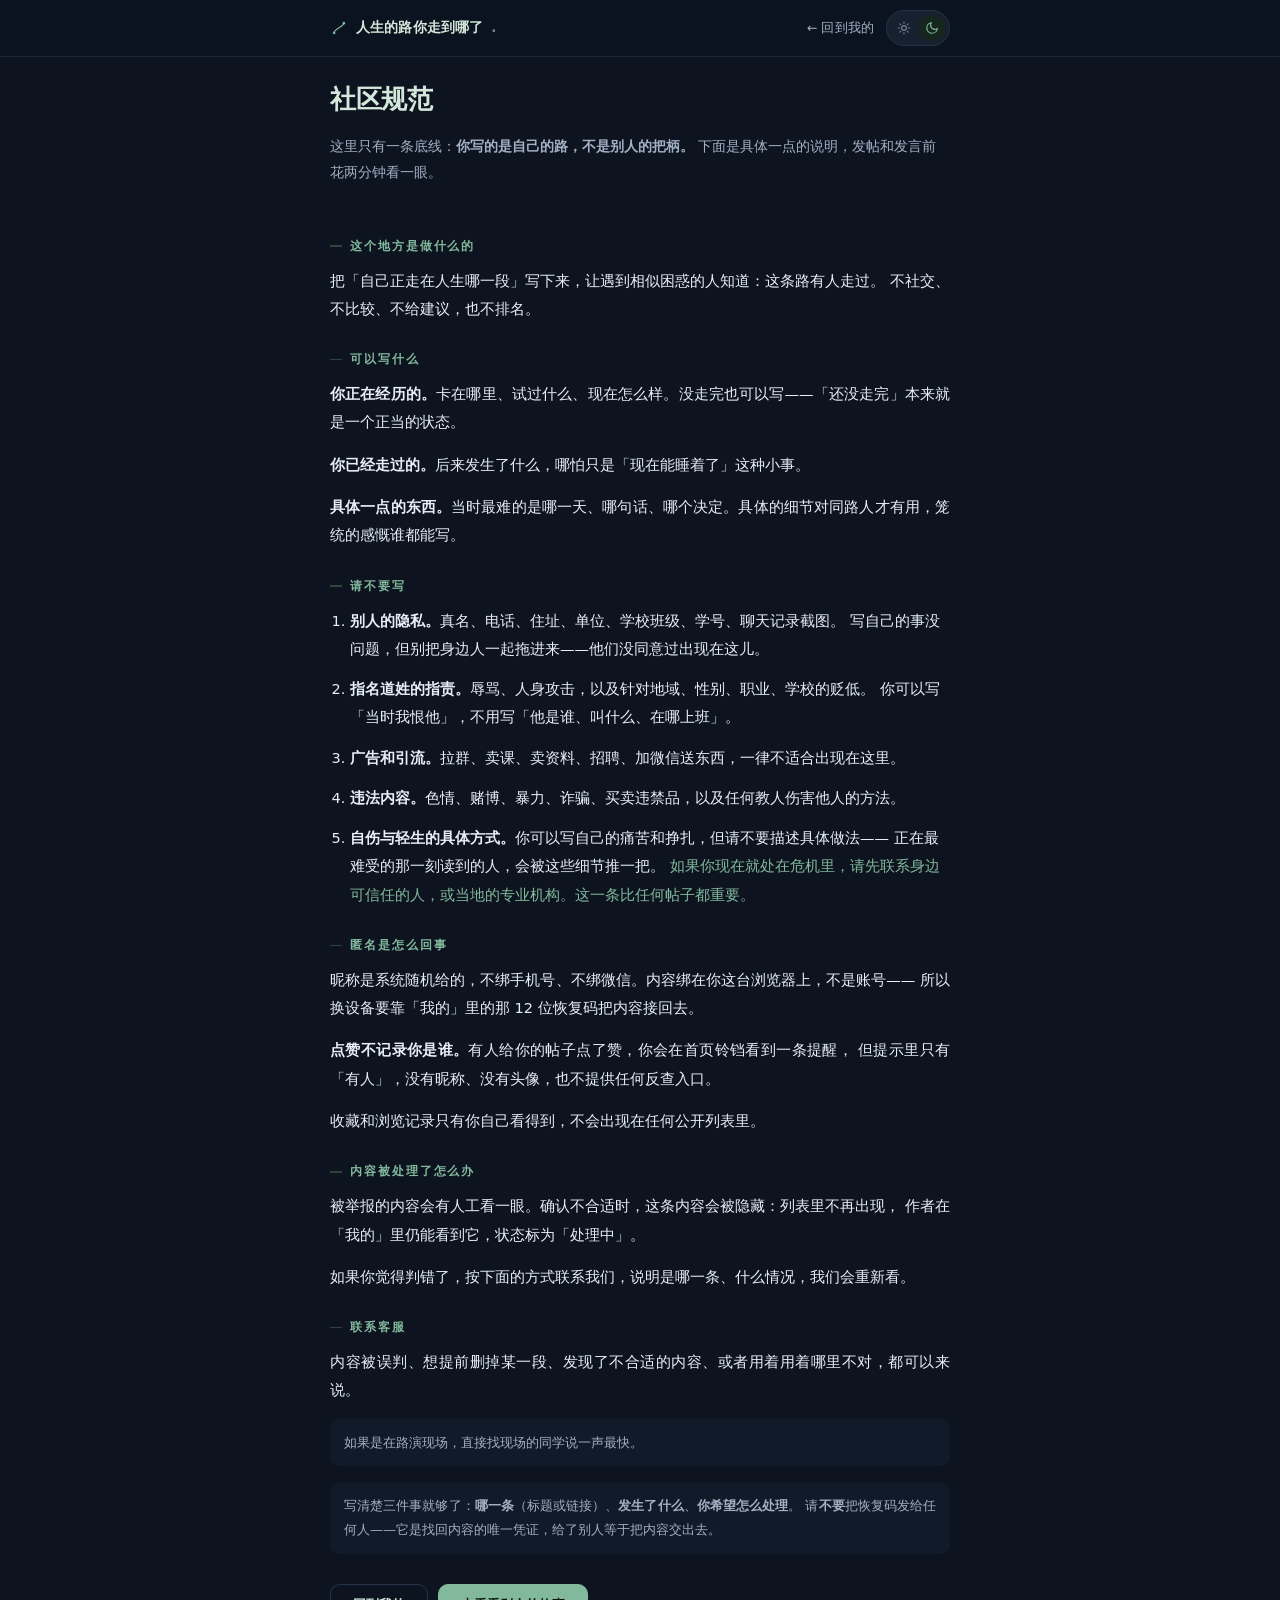
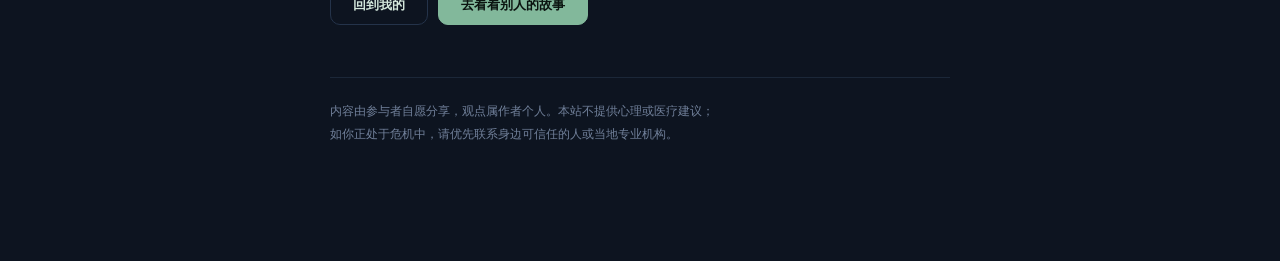
<file: app/rules.html>
<!DOCTYPE html>
<html lang="zh-CN">
<head>
<meta charset="UTF-8">
<meta name="viewport" content="width=device-width, initial-scale=1">
<meta name="robots" content="noindex, nofollow">
<title>社区规范 · 人生的路你走到哪了</title>
<link rel="stylesheet" href="assets/style.css?v=20261105m">
<!-- 必须同步、在 body 之前：首帧就定下昼夜，否则会先白一下再变黑 -->
<script src="assets/theme.js?v=20261105m"></script>
</head>
<body>

<nav class="nav nav--narrow">
  <div class="wrap nav__inner">
    <a class="nav__brand" href="index.html">
      <svg width="18" height="18" viewBox="0 0 24 24" fill="none" stroke="currentColor"
           stroke-width="1.6" stroke-linecap="round" stroke-linejoin="round" aria-hidden="true">
        <path d="M5.5 18.5c0-4 3.6-4.2 6.3-6.6 2.7-2.4 6.2-2.6 6.7-6.4"/>
        <circle cx="5.5" cy="18.5" r="1.7" fill="currentColor" stroke="none"/>
        <circle cx="18.5" cy="5.5" r="1.7" fill="currentColor" stroke="none"/>
      </svg>
      <span>人生的路你走到哪了</span>
      <span style="color:var(--ink-3)">.</span>
    </a>
    <div class="nav__right">
      <a class="nav__tagline nav__back" href="me.html">← 回到我的</a>
      <button class="theme-toggle" type="button" aria-label="切换白天 / 夜间" aria-pressed="false">
        <span class="theme-toggle__opt" data-mode="light" aria-hidden="true" title="白天">
          <svg viewBox="0 0 24 24" fill="none" stroke="currentColor" stroke-width="2" stroke-linecap="round">
            <circle cx="12" cy="12" r="4"/>
            <path d="M12 2v2M12 20v2M4.9 4.9l1.4 1.4M17.7 17.7l1.4 1.4M2 12h2M20 12h2M4.9 19.1l1.4-1.4M17.7 6.3l1.4-1.4"/>
          </svg>
        </span>
        <span class="theme-toggle__opt" data-mode="dark" aria-hidden="true" title="夜间">
          <svg viewBox="0 0 24 24" fill="none" stroke="currentColor" stroke-width="2" stroke-linecap="round" stroke-linejoin="round">
            <path d="M21 12.8A9 9 0 1 1 11.2 3a7 7 0 0 0 9.8 9.8z"/>
          </svg>
        </span>
      </button>
    </div>
  </div>
</nav>

<main class="write-main">
  <div class="wrap wrap--read">

    <header class="write__head">
      <h1 class="write__title">社区规范</h1>
      <p class="write__sub">
        这里只有一条底线：<strong>你写的是自己的路，不是别人的把柄。</strong>
        下面是具体一点的说明，发帖和发言前花两分钟看一眼。
      </p>
    </header>

    <article class="prose rules">

      <section class="block">
        <h2 class="block__title">这个地方是做什么的</h2>
        <div class="block__body">
          <p class="prose__p">
            把「自己正走在人生哪一段」写下来，让遇到相似困惑的人知道：这条路有人走过。
            不社交、不比较、不给建议，也不排名。
          </p>
        </div>
      </section>

      <section class="block">
        <h2 class="block__title">可以写什么</h2>
        <div class="block__body">
          <p class="prose__p">
            <strong>你正在经历的。</strong>卡在哪里、试过什么、现在怎么样。没走完也可以写——「还没走完」本来就是一个正当的状态。
          </p>
          <p class="prose__p">
            <strong>你已经走过的。</strong>后来发生了什么，哪怕只是「现在能睡着了」这种小事。
          </p>
          <p class="prose__p">
            <strong>具体一点的东西。</strong>当时最难的是哪一天、哪句话、哪个决定。具体的细节对同路人才有用，笼统的感慨谁都能写。
          </p>
        </div>
      </section>

      <section class="block">
        <h2 class="block__title">请不要写</h2>
        <div class="block__body">
          <ol class="rules__list">
            <li>
              <strong>别人的隐私。</strong>真名、电话、住址、单位、学校班级、学号、聊天记录截图。
              写自己的事没问题，但别把身边人一起拖进来——他们没同意过出现在这儿。
            </li>
            <li>
              <strong>指名道姓的指责。</strong>辱骂、人身攻击，以及针对地域、性别、职业、学校的贬低。
              你可以写「当时我恨他」，不用写「他是谁、叫什么、在哪上班」。
            </li>
            <li>
              <strong>广告和引流。</strong>拉群、卖课、卖资料、招聘、加微信送东西，一律不适合出现在这里。
            </li>
            <li>
              <strong>违法内容。</strong>色情、赌博、暴力、诈骗、买卖违禁品，以及任何教人伤害他人的方法。
            </li>
            <li>
              <strong>自伤与轻生的具体方式。</strong>你可以写自己的痛苦和挣扎，但请不要描述具体做法——
              正在最难受的那一刻读到的人，会被这些细节推一把。
              <em>如果你现在就处在危机里，请先联系身边可信任的人，或当地的专业机构。这一条比任何帖子都重要。</em>
            </li>
          </ol>
        </div>
      </section>

      <section class="block">
        <h2 class="block__title">匿名是怎么回事</h2>
        <div class="block__body">
          <p class="prose__p">
            昵称是系统随机给的，不绑手机号、不绑微信。内容绑在你这台浏览器上，不是账号——
            所以换设备要靠「我的」里的那 12 位恢复码把内容接回去。
          </p>
          <p class="prose__p">
            <strong>点赞不记录你是谁。</strong>有人给你的帖子点了赞，你会在首页铃铛看到一条提醒，
            但提示里只有「有人」，没有昵称、没有头像，也不提供任何反查入口。
          </p>
          <p class="prose__p">
            收藏和浏览记录只有你自己看得到，不会出现在任何公开列表里。
          </p>
        </div>
      </section>

      <section class="block">
        <h2 class="block__title">内容被处理了怎么办</h2>
        <div class="block__body">
          <p class="prose__p">
            被举报的内容会有人工看一眼。确认不合适时，这条内容会被隐藏：列表里不再出现，
            作者在「我的」里仍能看到它，状态标为「处理中」。
          </p>
          <p class="prose__p">
            如果你觉得判错了，按下面的方式联系我们，说明是哪一条、什么情况，我们会重新看。
          </p>
        </div>
      </section>

      <section class="block" id="support">
        <h2 class="block__title">联系客服</h2>
        <div class="block__body">
          <p class="prose__p">
            内容被误判、想提前删掉某一段、发现了不合适的内容、或者用着用着哪里不对，都可以来说。
          </p>

          <!-- 客服邮箱由 cloud-config.js 的 supportEmail 提供：
               配了邮箱就显示邮件入口；没配就退回「现场反馈」的说法。
               刻意不在代码里写死一个假地址。 -->
          <div class="support" id="supportBox" hidden>
            <p class="support__line">
              发邮件到
              <a class="support__mail" id="supportMail" href="#"></a>
            </p>
            <button class="btn btn--ghost btn--sm" id="btnCopyMail" type="button">复制邮箱</button>
          </div>

          <p class="support__fallback" id="supportFallback">
            如果是在路演现场，直接找现场的同学说一声最快。
          </p>

          <p class="prose__p rules__note">
            写清楚三件事就够了：<strong>哪一条</strong>（标题或链接）、<strong>发生了什么</strong>、<strong>你希望怎么处理</strong>。
            请<strong>不要</strong>把恢复码发给任何人——它是找回内容的唯一凭证，给了别人等于把内容交出去。
          </p>
        </div>
      </section>

    </article>

    <div class="actions actions--tight">
      <a class="btn btn--ghost" href="me.html">回到我的</a>
      <a class="btn btn--primary" href="index.html">去看看别人的故事</a>
    </div>

    <footer class="foot">
      内容由参与者自愿分享，观点属作者个人。本站不提供心理或医疗建议；<br>
      如你正处于危机中，请优先联系身边可信任的人或当地专业机构。
    </footer>

  </div>
</main>

<!-- 这个页面不读写数据，只需要主题脚本和配置（拿客服邮箱） -->
<script src="assets/cloud-config.js?v=20261105m"></script>
<script>
(function () {
  'use strict';

  var mail = (window.RENLU_CONFIG && window.RENLU_CONFIG.supportEmail) || '';
  if (!mail) return;                       // 没配就保留「现场反馈」文案

  var box = document.getElementById('supportBox');
  var a = document.getElementById('supportMail');
  var fallback = document.getElementById('supportFallback');

  a.textContent = mail;
  a.href = 'mailto:' + mail;
  box.hidden = false;
  fallback.hidden = true;

  document.getElementById('btnCopyMail').addEventListener('click', async function (ev) {
    var btn = ev.currentTarget;
    try {
      await navigator.clipboard.writeText(mail);
      btn.textContent = '已复制';
    } catch (e) {
      // 微信 X5 常把 clipboard 禁掉，退回让用户长按选中
      btn.textContent = '长按上面的邮箱复制';
    }
    setTimeout(function () { btn.textContent = '复制邮箱'; }, 1800);
  });
})();
</script>
</body>
</html>
</file>
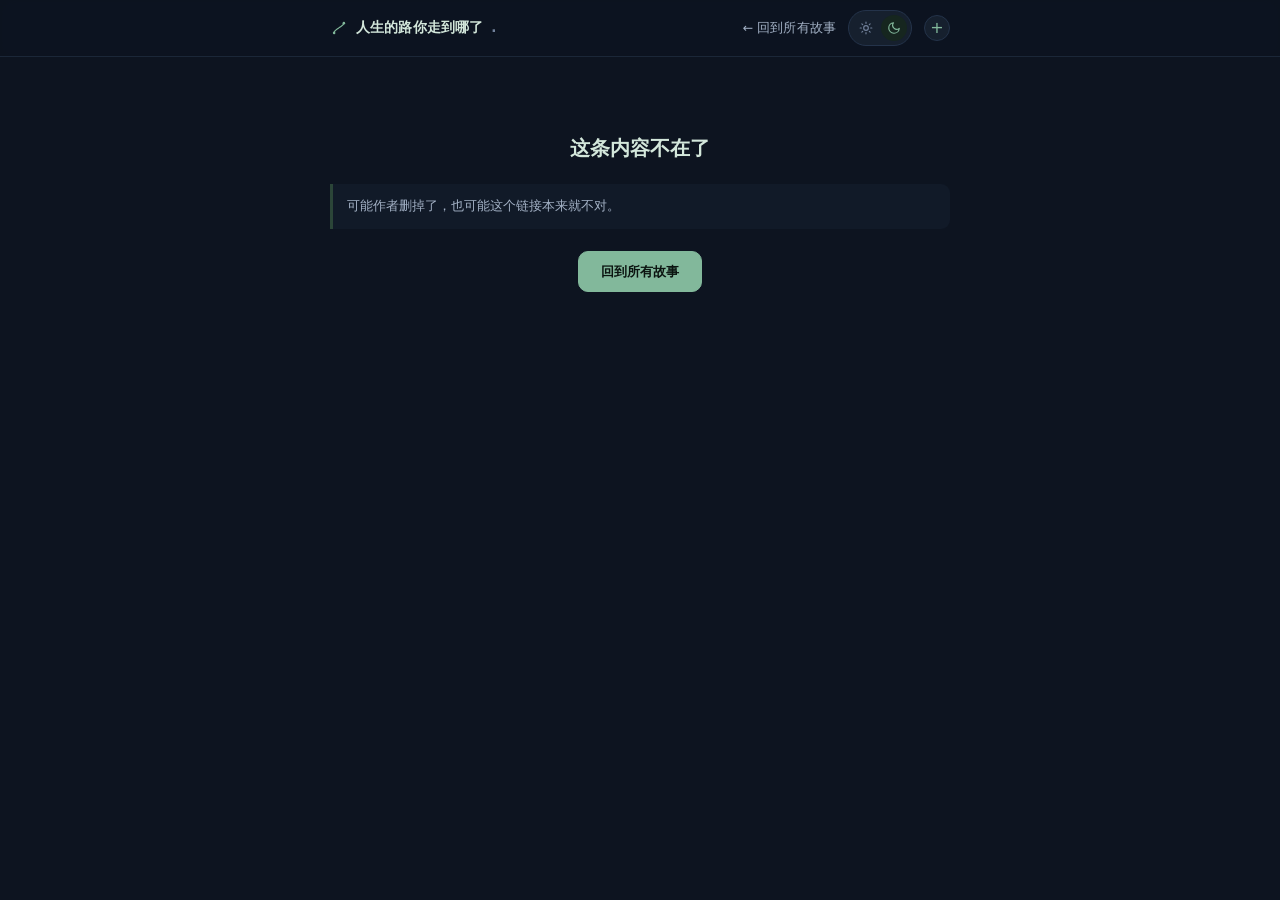
<file: app/story.html>
<!DOCTYPE html>
<html lang="zh-CN">
<head>
<meta charset="UTF-8">
<meta name="viewport" content="width=device-width, initial-scale=1">
<meta name="robots" content="noindex, nofollow">
<title>一段路 · 人生的路你走到哪了</title>
<link rel="stylesheet" href="assets/style.css?v=20261105m">
<!-- 必须同步、在 body 之前：首帧就定下昼夜，否则会先白一下再变黑 -->
<script src="assets/theme.js?v=20261105m"></script>
</head>
<body>

<nav class="nav nav--narrow">
  <div class="wrap nav__inner">
    <a class="nav__brand" href="index.html">
      <svg width="18" height="18" viewBox="0 0 24 24" fill="none" stroke="currentColor"
           stroke-width="1.6" stroke-linecap="round" stroke-linejoin="round" aria-hidden="true">
        <path d="M5.5 18.5c0-4 3.6-4.2 6.3-6.6 2.7-2.4 6.2-2.6 6.7-6.4"/>
        <circle cx="5.5" cy="18.5" r="1.7" fill="currentColor" stroke="none"/>
        <circle cx="18.5" cy="5.5" r="1.7" fill="currentColor" stroke="none"/>
      </svg>
      <span>人生的路你走到哪了</span>
      <span style="color:var(--ink-3)">.</span>
    </a>
    <div class="nav__right">
      <a class="nav__tagline nav__back" href="index.html">← 回到所有故事</a>
      <button class="theme-toggle" type="button" aria-label="切换白天 / 夜间" aria-pressed="false">
        <span class="theme-toggle__opt" data-mode="light" aria-hidden="true" title="白天">
          <svg viewBox="0 0 24 24" fill="none" stroke="currentColor" stroke-width="2" stroke-linecap="round">
            <circle cx="12" cy="12" r="4"/>
            <path d="M12 2v2M12 20v2M4.9 4.9l1.4 1.4M17.7 17.7l1.4 1.4M2 12h2M20 12h2M4.9 19.1l1.4-1.4M17.7 6.3l1.4-1.4"/>
          </svg>
        </span>
        <span class="theme-toggle__opt" data-mode="dark" aria-hidden="true" title="夜间">
          <svg viewBox="0 0 24 24" fill="none" stroke="currentColor" stroke-width="2" stroke-linecap="round" stroke-linejoin="round">
            <path d="M21 12.8A9 9 0 1 1 11.2 3a7 7 0 0 0 9.8 9.8z"/>
          </svg>
        </span>
      </button>
      <a class="nav__add" href="write.html" aria-label="写一段我的经历">+</a>
    </div>
  </div>
</nav>

<main class="detail-main">
  <div class="wrap wrap--read">

    <!-- 加载中：用骨架占位，避免高度跳动 -->
    <div id="loading" class="skel">
      <div class="skel__line skel__line--sm"></div>
      <div class="skel__line skel__line--lg"></div>
      <div class="skel__line"></div>
      <div class="skel__line"></div>
      <div class="skel__line skel__line--md"></div>
    </div>

    <!-- 正常内容 -->
    <article id="article" hidden>
      <p class="crumb" id="crumb"></p>

      <div class="detail__tags" id="tags"></div>
      <h1 class="detail__title" id="title"></h1>

      <div class="detail__meta">
        <span id="author"></span>
        <span class="dot">·</span>
        <time id="created"></time>
        <span class="dot">·</span>
        <span id="stage"></span>
      </div>

      <div class="prose" id="prose">
        <section class="block" id="blockBefore">
          <h2 class="block__title">当时</h2>
          <div class="block__body" id="bodyBefore"></div>
        </section>

        <section class="block" id="blockAfter" hidden>
          <h2 class="block__title">后来</h2>
          <div class="block__body" id="bodyAfter"></div>
        </section>
      </div>

      <!-- open 态：作者还没写后来 -->
      <p class="hint" id="openHint" hidden>
        作者还没写后来。如果你正走在这段路上，可以先看看别人怎么走的。
      </p>

      <!-- 作者专属：补写入口 -->
      <section class="compose" id="compose" hidden>
        <button class="btn btn--primary" id="btnOpenResolve" type="button">补上「后来」</button>
        <form class="compose__form" id="resolveForm" hidden>
          <label class="compose__label" for="afterInput">后来发生了什么？</label>
          <textarea class="field field--area" id="afterInput" rows="7"
                    placeholder="不用写得完整。哪怕只是「现在能睡着了」，对同路的人也是有用的。"
                    maxlength="2000"></textarea>
          <div class="compose__foot">
            <span class="counter" id="afterCount">0 / 2000</span>
            <span class="compose__err" id="resolveErr"></span>
            <button class="btn btn--ghost" id="btnCancelResolve" type="button">先不写</button>
            <button class="btn btn--primary" id="btnSubmitResolve" type="submit">写完这段</button>
          </div>
        </form>
      </section>

      <!-- V1.2 读完后继：读完这一段，最自然的动作是接着读下一段，
           不该被扔回列表页顶部重新滚。放在动作区之上独占一行，因为它是「下一步」 -->
      <div class="detail__next">
        <button class="btn btn--primary btn--block" id="btnNext" type="button">再读一段 →</button>
      </div>

      <div class="detail__foot">
        <div class="detail__acts">
          <!-- 共鸣与点赞在 V1.3 挪到了右下角固定区（见 .fab）：
               读完一段时手还在往下滑，互动按钮要一直在手边，不能被滚走。
               这里只留「致谢」和「海报」—— 致谢说的是「被帮到」，与点赞不是一回事 -->
          <button class="thanks" id="btnThanks" type="button">
            <svg width="15" height="15" viewBox="0 0 24 24" fill="none" stroke="currentColor"
                 stroke-width="1.7" stroke-linecap="round" stroke-linejoin="round" aria-hidden="true">
              <path d="M12 20.4s-7.6-4.6-7.6-9.6a4.2 4.2 0 0 1 7.6-2.6 4.2 4.2 0 0 1 7.6 2.6c0 5-7.6 9.6-7.6 9.6z"/>
            </svg>
            <span id="thanksText">0 人觉得被帮到</span>
          </button>
          <button class="thanks" id="btnPoster" type="button">
            <svg width="15" height="15" viewBox="0 0 24 24" fill="none" stroke="currentColor"
                 stroke-width="1.7" stroke-linecap="round" stroke-linejoin="round" aria-hidden="true">
              <path d="M12 15V4m0 11 4-4m-4 4-4-4"/>
              <path d="M5 18.5h14"/>
            </svg>
            <span>生成海报</span>
          </button>
        </div>
        <a class="detail__more" href="index.html">回到所有故事 →</a>
      </div>
    </article>

    <!-- V1.3 右下角固定交互：脚印（我也走过这段）+ 点赞。
         position: fixed，滚动时不动；每一篇详情页都在同一位置、同一尺寸。
         竖排三个圆钮：足迹（共鸣）、点赞、收藏。前两个带计数，收藏不带。
         点过之后高亮，再点一下取消（三个都是 toggle）。
         示例内容整块隐藏：它能被看，但不参与任何计数。 -->
    <div class="fab" id="fab" hidden>
      <button class="fab__btn" id="fabFoot" type="button" aria-label="我也走过这段">
        <svg class="fab__icon" viewBox="0 0 24 24" fill="none" stroke="currentColor"
             stroke-width="1.5" stroke-linecap="round" stroke-linejoin="round" aria-hidden="true">
          <!-- 一只赤脚印：五枚实心趾印（大拇趾最大，依次变小）+ 一笔连成的
               整只脚掌轮廓（前掌宽、足弓处收腰、脚跟圆），整只脚微倾，
               像走路时落在地上的那一脚。22px 里画两只脚会糊成一团，
               所以只留一只完整脚印，反而一眼认得出「有人走过」。 -->
          <g transform="rotate(-9 12 12)">
            <g fill="currentColor" stroke="none">
              <ellipse cx="5.4" cy="3.7" rx="1.45" ry="1.8"/>
              <ellipse cx="9" cy="2.5" rx="0.95" ry="1.2"/>
              <ellipse cx="12" cy="2.3" rx="0.85" ry="1.1"/>
              <ellipse cx="14.7" cy="2.7" rx="0.75" ry="0.95"/>
              <ellipse cx="17.2" cy="3.7" rx="0.65" ry="0.85"/>
            </g>
            <path d="M5 9.8 C5 7.6 7.6 6.3 11.2 6.3 C14.8 6.3 17.4 7.6 17.4 9.9 C17.4 12 16.4 13.9 15.2 15.2 C14.3 16.2 14 17.6 14.2 19 C14 20.7 10.2 21.4 8.3 20.1 C7.2 19.3 7.3 17.8 8.4 16.4 C9.5 15 9.3 13.7 7.6 12.4 C6 11.2 5 10.6 5 9.8 Z"/>
          </g>
        </svg>
        <span class="fab__n" id="fabFootText">…</span>
      </button>

      <button class="fab__btn" id="fabLike" type="button" aria-label="点赞">
        <svg class="fab__icon" viewBox="0 0 24 24" fill="none" stroke="currentColor"
             stroke-width="1.5" stroke-linecap="round" stroke-linejoin="round" aria-hidden="true">
          <!-- 简笔竖大拇指：与「致谢」的心形区分开，避免两个心挤在同一页 -->
          <path d="M7 10.6v9"/>
          <path d="M7 10.6h2.5l1.8-5c.3-.9 1-1.4 1.8-1.4 1.1 0 1.9.9 1.9 2v3.3h3.4c1.1 0 1.9 1 1.7 2l-.9 6.1c-.1.9-.9 1.6-1.8 1.6H7z"/>
        </svg>
        <span class="fab__n" id="fabLikeText">…</span>
      </button>

      <!-- 收藏（V1.6.1）：五角星线稿，点亮后填实心。没有计数——收藏是给自己存的，不该有攀比 -->
      <button class="fab__btn" id="fabFav" type="button" aria-label="收藏这段">
        <svg class="fab__icon" viewBox="0 0 24 24" fill="none" stroke="currentColor"
             stroke-width="1.5" stroke-linecap="round" stroke-linejoin="round" aria-hidden="true">
          <!-- 标准五角星：五个尖角 + 五个内凹点，中心 (12,12)，外半径 8.6 -->
          <path d="M12 4.2 L14.06 9.97 L20.18 10.14 L15.33 13.88 L17.06 19.76 L12 16.3 L6.94 19.76 L8.67 13.88 L3.82 10.14 L9.94 9.97 Z"/>
        </svg>
        <span class="fab__n fab__n--dot" id="fabFavText"></span>
      </button>
    </div>

    <!-- V1.1 海报层：canvas 画完长按保存，不动后端 -->
    <div id="posterLayer" hidden class="poster-layer">
      <div class="poster-box">
        <img id="posterImg" class="poster-img" alt="这段路的故事海报">
        <p class="poster-tip">
          <span class="tip-touch">长按图片可以保存 / 转发给同路的人</span>
          <span class="tip-mouse">右键图片可以另存为，或复制下面的链接转发</span>
        </p>
        <!-- V1.2 海报里的二维码是整站一张、只落到首页，收海报的人找不到这段。
             这里补一条能直接定位到本条故事的链接 -->
        <button class="btn btn--primary btn--block" id="btnCopyLink" type="button">复制这段的链接</button>
        <p class="poster-link" id="posterLink" hidden></p>
        <button class="btn btn--ghost" id="btnPosterClose" type="button">关闭</button>
      </div>
    </div>

    <!-- hidden：内容处理中，只给一句占位，不展示正文 -->
    <section id="hiddenView" hidden class="statebox">
      <h1 class="detail__title" id="hiddenTitle"></h1>
      <p class="hint hint--warn" id="hiddenNotice"></p>
      <a class="btn btn--ghost" href="index.html">回到所有故事</a>
    </section>

    <!-- 404：不存在 / 私密 / 已删除，三者同一套文案，不区分原因 -->
    <section id="missing" hidden class="statebox">
      <h1 class="statebox__title">这条内容不在了</h1>
      <p class="hint">可能作者删掉了，也可能这个链接本来就不对。</p>
      <a class="btn btn--primary" href="index.html">回到所有故事</a>
    </section>

    <!-- 其它错误 -->
    <section id="failed" hidden class="statebox">
      <h1 class="statebox__title">没能打开这一段</h1>
      <p class="hint" id="failMsg"></p>
      <button class="btn btn--ghost" id="btnRetry" type="button">重新加载</button>
    </section>

  </div>
</main>

<!-- SDK 本地托管（0.1.4-dev.ca27990.202610161713 / 2026-10-16 构建）：原来从 jsdelivr 取，单次要 1.9 秒，教室网络不通就整站白屏 -->
<script src="assets/workbuddy-sdk.js?v=20261105m"></script>
<script src="assets/cloud-config.js?v=20261105m"></script>
<script src="assets/api.js?v=20261105m"></script>
<script src="assets/boot.js?v=20261105m"></script>
<script>
const { api, ApiError } = window.Renlu;

const TOPIC = {
  study: '升学备考', job: '找工作', growth: '自我成长',
  relation: '关系', daily: '过日子',
  family: '家庭', money: '钱与生活', body: '身心状态',
};
const STAGE = {
  before_18: '18 岁以前', college: '大学阶段', graduation: '毕业前后',
  early_work: '初入职场', transition: '职业转型',
};

const $ = (id) => document.getElementById(id);
const storyId = new URLSearchParams(location.search).get('id');

/* 五个状态各有一块 DOM，显示哪个由 show() 决定，不在 render 里嵌套判断 */
const VIEWS = ['loading', 'article', 'hiddenView', 'missing', 'failed'];

function show(which) {
  VIEWS.forEach((v) => { $(v).hidden = v !== which; });
}

function fmtDate(iso) {
  if (!iso) return '';
  const d = new Date(iso);
  if (Number.isNaN(d.getTime())) return '';
  return `${d.getFullYear()} 年 ${d.getMonth() + 1} 月 ${d.getDate()} 日`;
}

function statusTag(status) {
  const open = status === 'open';
  return `<span class="tag ${open ? 'tag--open' : 'tag--resolved'}">${open ? '还没走完' : '走过这一段'}</span>`;
}

/* ---------- 渲染 ---------- */

function render(d) {
  if (d.status === 'hidden') {
    $('hiddenTitle').textContent = d.title || '';
    $('hiddenNotice').textContent = d.notice || '这条内容正在处理中，暂时无法查看。';
    show('hiddenView');
    return;
  }

  $('crumb').textContent = `${TOPIC[d.topic_code] || '某一段路'} · 路上的故事`;
  $('title').textContent = d.title || '';
  $('author').textContent = d.author_nickname || '路过的人';
  $('created').textContent = fmtDate(d.created_at);
  $('stage').textContent = STAGE[d.life_stage] || '';

  // 标签：状态 + 主题 + 作者自选标签
  const tags = $('tags');
  tags.replaceChildren();
  const mk = (text, cls) => {
    const s = document.createElement('span');
    s.className = `tag ${cls}`;
    s.textContent = text;
    return s;
  };
  tags.append(mk(d.status === 'open' ? '还没走完' : '走过这一段', d.status === 'open' ? 'tag--open' : 'tag--resolved'));
  if (TOPIC[d.topic_code]) tags.append(mk(TOPIC[d.topic_code], 'tag--plain'));
  if (d.visibility === 'private') tags.append(mk('仅自己可见', 'tag--plain'));
  if (d.is_sample) tags.append(mk('示例', 'tag--plain'));
  (d.tags || []).forEach((t) => tags.append(mk(t, 'tag--plain')));

  // 正文：纯文本写入，不解析任何标记
  $('bodyBefore').replaceChildren(...toParagraphs(d.body_before));
  const resolved = d.status === 'resolved' && d.body_after;
  $('blockAfter').hidden = !resolved;
  if (resolved) $('bodyAfter').replaceChildren(...toParagraphs(d.body_after));

  const hint = $('openHint');
  hint.hidden = d.status !== 'open';
  // 同一句话对读者和作者不能一样：作者看到的「作者」就是自己
  hint.textContent = d.is_author
    ? '这是你写的。等后来发生了什么，随时可以回来补上——不着急。'
    : '作者还没写后来。如果你正走在这段路上，可以先看看别人怎么走的。';
  syncThanks(d);   // 计数、已致谢状态、能不能点，都交给一个函数决定
  currentDetail = d;          // 海报要用完整数据，示例内容也要能生成
  syncFab(d);                 // V1.3 右下角：脚印（共鸣）与点赞

  // 补写入口只给作者，且只在「还没走完」时给
  $('compose').hidden = !(d.is_author && d.status === 'open');

  warmNext(d);                // V1.2 读完之后的出口：同主题的下一段
  show('article');
  document.title = `${d.title} · 人生的路你走到哪了`;
}

function toParagraphs(text) {
  return String(text || '')
    .split(/\n+/)
    .map((s) => s.trim())
    .filter(Boolean)
    .map((s) => {
      const p = document.createElement('p');
      p.className = 'prose__p';
      p.textContent = s;
      return p;
    });
}

/* ---------- 致谢 ---------- */

let thanksState = { id: null, count: 0, done: false, can: false };

function syncThanks(d) {
  thanksState = {
    id: d.id,
    count: d.thanks_count || 0,
    done: Boolean(d.thanked),
    can: !(d.is_author || d.is_sample || d.status === 'hidden'),
  };
  const btn = $('btnThanks');
  const n = thanksState.count;
  $('thanksText').textContent = thanksState.done
    ? `已致谢 · ${n} 人觉得被帮到`
    : `${n} 人觉得被帮到`;
  // 示例内容直接不显示入口，别让人点完才知道不行
  btn.hidden = Boolean(d.is_sample);
  btn.disabled = !thanksState.can || thanksState.done;
  btn.classList.toggle('thanks--done', thanksState.done);
  btn.title = d.is_author ? '不能给自己的内容致谢'
    : thanksState.done ? '你已经致谢过了' : '';
}

$('btnThanks').addEventListener('click', async () => {
  if (!thanksState.can || thanksState.done) return;
  const btn = $('btnThanks');
  btn.disabled = true;
  try {
    const r = await api.thanks(thanksState.id);
    thanksState.count = r.thanks_count;
    thanksState.done = true;
    $('thanksText').textContent = `已致谢 · ${r.thanks_count} 人觉得被帮到`;
    btn.classList.add('thanks--done');
    btn.title = '你已经致谢过了';
  } catch (e) {
    if (e instanceof ApiError && (e.isGateClosed || e.isAuthLost)) { location.href = window.Renlu.gateUrl(); return; }
    $('thanksText').textContent = `没能致谢：${(e && e.message) || '稍后再试'}`;
    btn.disabled = false;
  }
});

/* ---------- 右下角固定交互：足迹（共鸣）+ 点赞 + 收藏 ----------

   为什么是 fixed：读完一段时手指往往已经滑到正文底部，互动按钮如果跟着走，
   读者想起「我也走过」时还得往回找。固定住，位置永远一致。

   三个按钮都是 toggle：点过再点一下就取消。可见性、可点性、计数文案
   全在 renderFab 里决定，事件处理器只负责改 state 再调它一次。 */

let currentDetail = null;
let resonateState = { id: null, count: 0, done: false, can: false };
let likeState = { id: null, count: 0, liked: false, can: false };
let favState = { id: null, favorited: false, can: false };

function renderFab() {
  const foot = $('fabFoot');
  const like = $('fabLike');
  const fav = $('fabFav');

  $('fabFootText').textContent = resonateState.count;
  foot.classList.toggle('fab__btn--on', resonateState.done);
  foot.disabled = !resonateState.can;
  foot.title = resonateState.can
    ? (resonateState.done ? '再点一下取消打点' : '我也走过这段')
    : '自己的路标不用打点';

  $('fabLikeText').textContent = likeState.count;
  like.classList.toggle('fab__btn--on', likeState.liked);
  like.disabled = !likeState.can;
  like.title = likeState.can
    ? (likeState.liked ? '再点一下取消点赞' : '点个赞')
    : '自己的路标不用点赞';

  // 收藏没有数字，状态只靠高亮和那个小圆点
  fav.classList.toggle('fab__btn--on', favState.favorited);
  fav.classList.toggle('fab__btn--marked', favState.favorited);
  fav.disabled = !favState.can;
  fav.title = favState.can
    ? (favState.favorited ? '再点一下取消收藏' : '加个星标收藏')
    : '自己的路标不用收藏';
}

/* 示例内容照样能看能生成海报，但不参与任何计数，整块按钮隐藏 */
function syncFab(d) {
  const usable = !d.is_sample && d.status !== 'hidden';
  $('fab').hidden = !usable;
  if (!usable) return;

  resonateState = { id: d.id, count: '…', done: false, can: !d.is_author };
  likeState = { id: d.id, count: '…', liked: false, can: !d.is_author };
  favState = { id: d.id, favorited: false, can: !d.is_author };
  renderFab();

  // 两个查询并行：一个拿点赞/收藏，一个拿共鸣。谁先回来谁先填，互不等待。
  api.interactState([d.id]).then((r) => {
    const x = (r.items || []).find((i) => String(i.story_id) === String(d.id));
    if (!x) return;
    likeState.count = x.like_count || 0;
    likeState.liked = Boolean(x.liked);
    favState.favorited = Boolean(x.favorited);
    renderFab();
  }).catch(() => { /* 计数拿不到就保持 …，不瞎报 0 */ });

  api.resonateState([d.id]).then((r) => {
    const x = (r.items || []).find((i) => String(i.story_id) === String(d.id));
    if (!x) return;
    resonateState.count = x.resonate_count || 0;
    resonateState.done = Boolean(x.resonated);
    renderFab();
  }).catch(() => { $('fabFoot').hidden = true; });
}

/* 点中时轻轻弹一下：这是全站唯一会「有回应」的动作，值得一点反馈 */
function bump(el) {
  el.classList.remove('fab__btn--pop');
  void el.offsetWidth;                 // 强制重排，否则连点第二次动画不会重播
  el.classList.add('fab__btn--pop');
}

$('fabFoot').addEventListener('click', async () => {
  if (!resonateState.can) return;
  const btn = $('fabFoot');
  btn.disabled = true;
  try {
    // 后端是 toggle：再点一下删掉打点记录，计数自己会退回去
    const r = await api.resonate(resonateState.id);
    resonateState.done = Boolean(r.resonated);
    resonateState.count = r.resonate_count || 0;
    renderFab();
    if (r.resonated) bump(btn);   // 取消时不弹动画，和点赞 / 收藏一致
  } catch (e) {
    if (e instanceof ApiError && (e.isGateClosed || e.isAuthLost)) { location.href = window.Renlu.gateUrl(); return; }
    btn.disabled = false;
  }
});

$('fabLike').addEventListener('click', async () => {
  if (!likeState.can) return;
  const btn = $('fabLike');
  btn.disabled = true;
  try {
    // 后端是 toggle：再点一下就是取消，计数自己会退回去
    const r = await api.like(likeState.id);
    likeState.liked = Boolean(r.liked);
    likeState.count = r.like_count || 0;
    renderFab();
    if (r.liked) bump(btn);
  } catch (e) {
    if (e instanceof ApiError && (e.isGateClosed || e.isAuthLost)) { location.href = window.Renlu.gateUrl(); return; }
    btn.disabled = false;
  }
});

/* 收藏：后端同样是 toggle，点第二下就是取消。「我的 → 收藏」里会跟着增减 */
$('fabFav').addEventListener('click', async () => {
  if (!favState.can) return;
  const btn = $('fabFav');
  btn.disabled = true;
  try {
    const r = await api.favorite(favState.id);
    favState.favorited = Boolean(r.favorited);
    renderFab();
    if (r.favorited) bump(btn);
  } catch (e) {
    if (e instanceof ApiError && (e.isGateClosed || e.isAuthLost)) { location.href = window.Renlu.gateUrl(); return; }
    btn.disabled = false;
  }
});

/* ---------- V1.1 海报：canvas 画一张可长按保存的图 ---------- */

const POSTER_QR = 'assets/qr-share.png?v=20261105m';
const POSTER_FONT = '-apple-system, "PingFang SC", "Hiragino Sans GB", "Microsoft YaHei", sans-serif';

/* 按像素宽折行；maxLines 折满后把最后一行截成「…」结尾。
   带中文禁则：行首不允许出现句读点，折行时把它带回上一行行尾。 */
const POSTER_NO_LINE_START = '，。、！？；：）】」』%·…';
function wrapLines(g, text, maxW, maxLines) {
  const lines = [];
  let line = '';
  for (const ch of String(text || '').replace(/\s+/g, ' ').trim()) {
    if (g.measureText(line + ch).width > maxW && line) {
      // 下一个字符会挪到新行——若它是句读点，违反禁则，塞回本行行尾
      if (POSTER_NO_LINE_START.includes(ch)) {
        lines.push(line + ch);
        line = '';
      } else {
        lines.push(line);
        line = ch;
      }
      if (lines.length === maxLines) {
        const last = lines[maxLines - 1];
        lines[maxLines - 1] = POSTER_NO_LINE_START.includes(last.slice(-1))
          ? last : last.slice(0, -1) + '…';
        return lines;
      }
    } else {
      line += ch;
    }
  }
  if (line && lines.length < maxLines) lines.push(line);
  return lines;
}

function drawPoster(d) {
  return new Promise((resolve, reject) => {
    const W = 750, H = 1180;
    const c = document.createElement('canvas');
    c.width = W; c.height = H;
    const g = c.getContext('2d');

    // 夜空底：从上到下三段渐变，和站内夜色一个气质
    const bg = g.createLinearGradient(0, 0, 0, H);
    bg.addColorStop(0, '#0b1220');
    bg.addColorStop(0.55, '#152840');
    bg.addColorStop(1, '#0b1220');
    g.fillStyle = bg;
    g.fillRect(0, 0, W, H);

    // 星星：固定种子的伪随机，同一张海报每次画出来都一样。
    // 撒到全幅 85%，越往下越稀，避免中段一大片空
    let seed = 20261101;
    const rnd = () => ((seed = (seed * 16807) % 2147483647) / 2147483647);
    g.fillStyle = '#dfe9f5';
    for (let i = 0; i < 170; i++) {
      const fy = rnd();
      const x = rnd() * W, y = fy * H * 0.85, r = rnd() * 1.5 + 0.4;
      g.globalAlpha = (rnd() * 0.6 + 0.25) * (1 - fy * 0.55);
      g.beginPath(); g.arc(x, y, r, 0, Math.PI * 2); g.fill();
    }
    g.globalAlpha = 1;

    // 标题区右侧一团极淡的光，把视线引到第一行
    const glow = g.createRadialGradient(W * 0.78, 150, 20, W * 0.78, 150, 300);
    glow.addColorStop(0, 'rgba(143, 184, 216, 0.16)');
    glow.addColorStop(1, 'rgba(143, 184, 216, 0)');
    g.fillStyle = glow;
    g.fillRect(0, 0, W, 480);

    // 顶部站点名
    g.fillStyle = '#8fb8d8';
    g.font = `500 24px ${POSTER_FONT}`;
    g.fillText('人生的路你走到哪了', 56, 88);

    // 标题：最多两行
    g.fillStyle = '#f2f6fa';
    g.font = `600 46px ${POSTER_FONT}`;
    let y = 190;
    wrapLines(g, d.title || '', W - 112, 2).forEach((ln) => {
      g.fillText(ln, 56, y);
      y += 64;
    });

    // 引文：取「当时」的第一段，最多四行
    g.fillStyle = '#b9c8d6';
    g.font = `400 27px ${POSTER_FONT}`;
    y += 26;
    wrapLines(g, (d.body_before || '').split('\n')[0], W - 112, 4).forEach((ln) => {
      g.fillText(ln, 56, y);
      y += 46;
    });

    // 分隔线 + 作者与日期：锚在二维码上方，中段留给夜空呼吸
    const divY = H - 352;
    g.strokeStyle = 'rgba(143, 184, 216, 0.35)';
    g.lineWidth = 1;
    g.beginPath(); g.moveTo(56, divY); g.lineTo(W - 56, divY); g.stroke();
    g.fillStyle = '#8fa3b5';
    g.font = `400 25px ${POSTER_FONT}`;
    const dt = d.created_at ? String(d.created_at).slice(0, 10) : '';
    g.fillText(`写下的人：${d.author_nickname || '路过的人'}　${dt}`, 56, divY + 54);

    // 底部：二维码 + 引导语
    const img = new Image();
    img.onload = () => {
      g.drawImage(img, 56, H - 56 - 170, 170, 170);
      g.fillStyle = '#dfe9f5';
      g.font = `600 30px ${POSTER_FONT}`;
      g.fillText('这条路的故事，从这里看', 256, H - 128);
      g.fillStyle = '#7d92a6';
      g.font = `400 22px ${POSTER_FONT}`;
      g.fillText('匿名 · 不评价 · 只是看见', 256, H - 88);
      resolve(c.toDataURL('image/png'));
    };
    img.onerror = () => reject(new Error('二维码图片没加载出来'));
    img.src = POSTER_QR;
  });
}

/* ---------- V1.2 再读一段：同主题的下一段 ----------
   详情页拿不到列表页的筛选状态，所以自己按 topic_code 静默预热一份 id 队列，
   点按钮时取当前这条之后的一篇，走到头就绕回第一篇。不新增后端接口。
   跳转必须带着 location.search 走 —— sharecode 靠它放行静态资源，丢了就是白屏。 */
const nextQueue = { ids: [], i: 0 };

function warmNext(d) {
  const btn = $('btnNext');
  nextQueue.ids = [];
  nextQueue.i = 0;
  btn.textContent = '再读一段 →';
  btn.disabled = false;
  // status 必须给 null 而不是 'all' —— 后端只认 open / resolved / null，
  // 传 'all' 会当成「状态等于 all」去匹配，一条都查不到
  api.list({ topic: d.topic_code || null, status: null, page: 1, size: 10 })
    .then((r) => {
      // 排掉自己：连点两下还是同一条，会让人以为按钮坏了
      nextQueue.ids = (r.items || [])
        .map((x) => String(x.story_id))
        .filter((id) => id !== String(d.id));
      if (!nextQueue.ids.length) btn.textContent = '看全部故事 →';
    })
    .catch(() => { nextQueue.ids = []; btn.textContent = '看全部故事 →'; });
}

/* 只换 id，其余查询参数（sharecode / k）原样带走 */
function goWithStory(id) {
  const u = new URL(location.href);
  u.searchParams.set('id', id);
  location.href = (u.pathname.replace(/^\//, '') || 'story.html') + u.search;
}

function goAllStories() {
  const u = new URL(location.href);
  u.searchParams.delete('id');
  location.href = 'index.html' + u.search;
}

$('btnNext').addEventListener('click', () => {
  if (!nextQueue.ids.length) { goAllStories(); return; }
  if (nextQueue.i >= nextQueue.ids.length) nextQueue.i = 0;   // 读到头了绕回去
  goWithStory(nextQueue.ids[nextQueue.i++]);
});

/* ---------- V1.2 复制这段的链接 ----------
   海报里那张二维码是整站一张、只落到首页，收海报的人翻不到这一段。
   这里给出带 id 的完整地址。sharecode 必须在里面 —— 少了它对方用新浏览器
   第一次请求就是 403（静态资源靠它放行），打开是白屏。 */
function storyShareUrl() {
  const u = new URL(location.href);
  if (storyId) u.searchParams.set('id', storyId);
  u.searchParams.delete('v');       // 版本参数只对本站绕缓存有意义，分享出去只会变长
  return u.href;
}

async function copyText(text) {
  try {
    if (navigator.clipboard && window.isSecureContext) {
      await navigator.clipboard.writeText(text);
      return true;
    }
  } catch (e) { /* 微信 X5 常把 clipboard API 禁掉，往下走回退 */ }
  try {
    const ta = document.createElement('textarea');
    ta.value = text;
    ta.setAttribute('readonly', '');
    ta.style.cssText = 'position:fixed;top:0;left:0;width:1px;height:1px;opacity:0;';
    document.body.appendChild(ta);
    ta.select();
    ta.setSelectionRange(0, text.length);
    const ok = document.execCommand('copy');
    ta.remove();
    return ok;
  } catch (e) { return false; }
}

$('btnCopyLink').addEventListener('click', async () => {
  const btn = $('btnCopyLink');
  const tip = $('posterLink');
  const url = storyShareUrl();
  if (await copyText(url)) {
    btn.textContent = '已复制 ✓';
    tip.hidden = true;
    setTimeout(() => { btn.textContent = '复制这段的链接'; }, 2000);
  } else {
    // 复制不了就把链接摊出来，长按整条选中
    btn.textContent = '长按下面的链接复制';
    tip.textContent = url;
    tip.hidden = false;
  }
});

$('btnPoster').addEventListener('click', async () => {
  if (!currentDetail) return;
  const layer = $('posterLayer');
  const btn = $('btnPoster');
  btn.disabled = true;
  try {
    const url = await drawPoster(currentDetail);
    $('posterImg').src = url;
    layer.hidden = false;
  } catch (e) {
    alert('海报没画出来：' + ((e && e.message) || '稍后再试'));
  } finally {
    btn.disabled = false;
  }
});
$('btnPosterClose').addEventListener('click', () => { $('posterLayer').hidden = true; });
$('posterLayer').addEventListener('click', (e) => {
  if (e.target === $('posterLayer')) $('posterLayer').hidden = true;
});

/* ---------- 补写 ---------- */

function bindResolve(id) {
  const form = $('resolveForm');
  const input = $('afterInput');
  const err = $('resolveErr');

  input.addEventListener('input', () => {
    $('afterCount').textContent = `${input.value.trim().length} / 2000`;
    err.textContent = '';
  });

  $('btnOpenResolve').addEventListener('click', () => {
    form.hidden = false;
    $('btnOpenResolve').hidden = true;
    input.focus();
  });

  $('btnCancelResolve').addEventListener('click', () => {
    form.hidden = true;
    $('btnOpenResolve').hidden = false;
    err.textContent = '';
  });

  form.addEventListener('submit', async (e) => {
    e.preventDefault();
    const text = input.value.trim();
    if (text.length < 50) {
      err.textContent = `再写一点，至少 50 个字（现在 ${text.length} 个）`;
      return;
    }
    const btn = $('btnSubmitResolve');
    btn.disabled = true;
    btn.textContent = '保存中…';
    try {
      await api.resolve(id, text);
      await load();               // 成功后重新拉一次，状态由服务端决定，不在前端猜
    } catch (ex) {
      err.textContent = ex.message || '没能保存，稍后再试';
    } finally {
      btn.disabled = false;
      btn.textContent = '写完这段';
    }
  });
}

/* ---------- 加载 ---------- */

async function load() {
  if (!storyId || !/^\d+$/.test(storyId)) {
    show('missing');
    return;
  }
  show('loading');
  try {
    const d = await api.detail(storyId);
    render(d);
    // V1.3 浏览记录：不 await、不报错。记不上只影响「我的-浏览记录」，
    // 绝不能因为它让正文卡住或弹错
    api.view(storyId).catch(() => {});
  } catch (e) {
    if (e instanceof ApiError) {
      if (e.isGateClosed || e.isAuthLost) { location.href = window.Renlu.gateUrl(); return; }
      if (e.isNotFound) { show('missing'); return; }
    }
    $('failMsg').textContent = (e && e.message) || '稍后再试';
    show('failed');
  }
}

$('btnRetry').addEventListener('click', load);
load();
bindResolve(storyId);
</script>
</body>
</html>
</file>
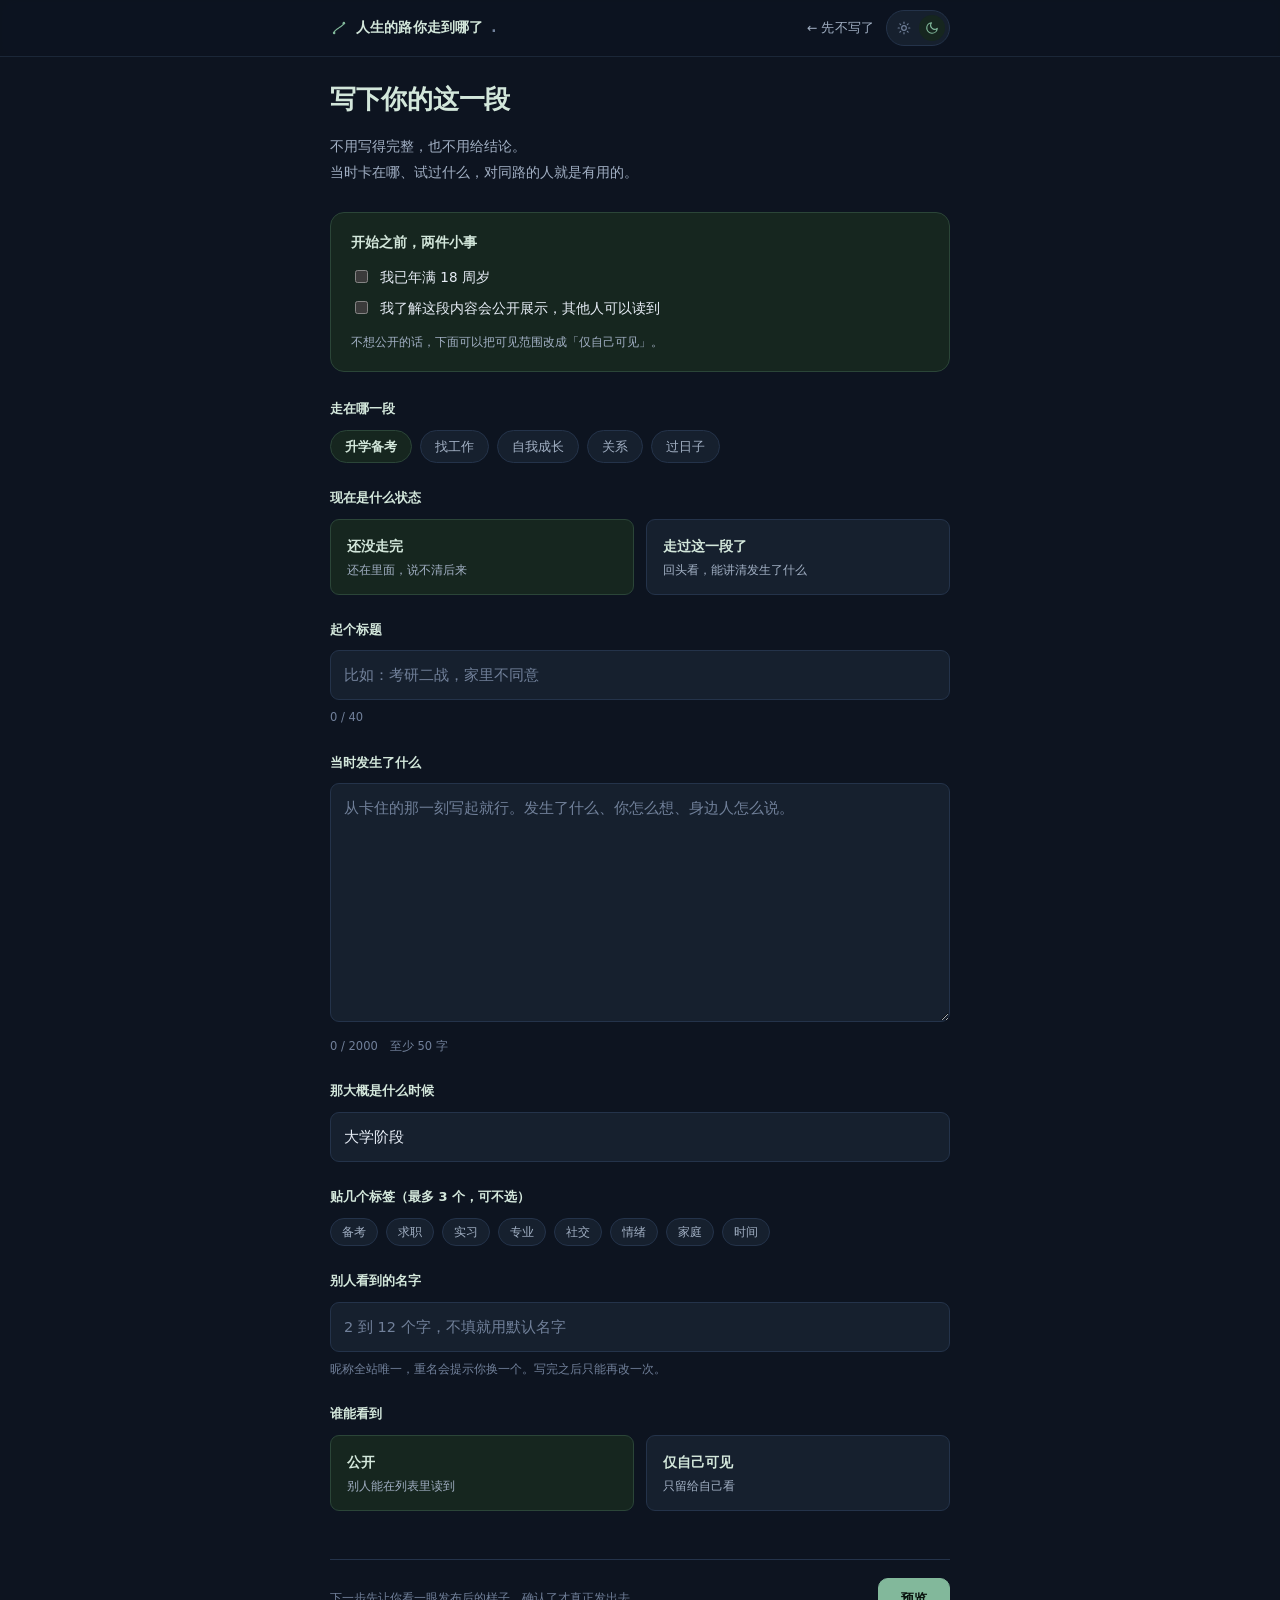
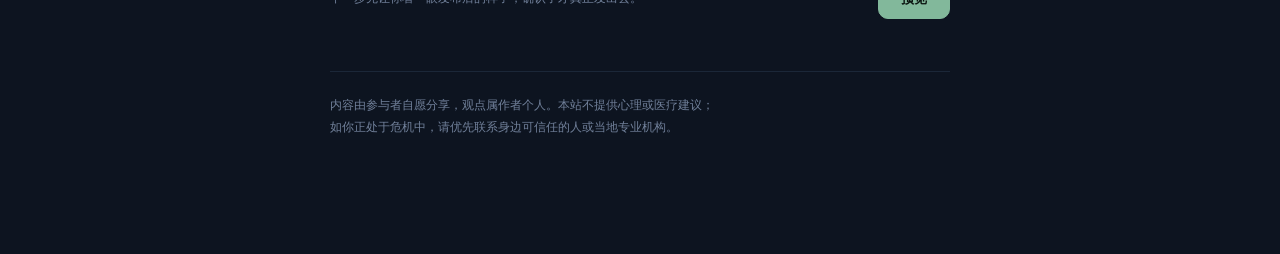
<file: app/write.html>
<!DOCTYPE html>
<html lang="zh-CN">
<head>
<meta charset="UTF-8">
<meta name="viewport" content="width=device-width, initial-scale=1">
<meta name="robots" content="noindex, nofollow">
<title>写一段 · 人生的路你走到哪了</title>
<link rel="stylesheet" href="assets/style.css?v=20261105m">
<!-- 必须同步、在 body 之前：首帧就定下昼夜，否则会先白一下再变黑 -->
<script src="assets/theme.js?v=20261105m"></script>
</head>
<body>

<nav class="nav nav--narrow">
  <div class="wrap nav__inner">
    <a class="nav__brand" href="index.html">
      <svg width="18" height="18" viewBox="0 0 24 24" fill="none" stroke="currentColor"
           stroke-width="1.6" stroke-linecap="round" stroke-linejoin="round" aria-hidden="true">
        <path d="M5.5 18.5c0-4 3.6-4.2 6.3-6.6 2.7-2.4 6.2-2.6 6.7-6.4"/>
        <circle cx="5.5" cy="18.5" r="1.7" fill="currentColor" stroke="none"/>
        <circle cx="18.5" cy="5.5" r="1.7" fill="currentColor" stroke="none"/>
      </svg>
      <span>人生的路你走到哪了</span>
      <span style="color:var(--ink-3)">.</span>
    </a>
    <div class="nav__right">
      <a class="nav__tagline nav__back" href="index.html">← 先不写了</a>
      <button class="theme-toggle" type="button" aria-label="切换白天 / 夜间" aria-pressed="false">
        <span class="theme-toggle__opt" data-mode="light" aria-hidden="true" title="白天">
          <svg viewBox="0 0 24 24" fill="none" stroke="currentColor" stroke-width="2" stroke-linecap="round">
            <circle cx="12" cy="12" r="4"/>
            <path d="M12 2v2M12 20v2M4.9 4.9l1.4 1.4M17.7 17.7l1.4 1.4M2 12h2M20 12h2M4.9 19.1l1.4-1.4M17.7 6.3l1.4-1.4"/>
          </svg>
        </span>
        <span class="theme-toggle__opt" data-mode="dark" aria-hidden="true" title="夜间">
          <svg viewBox="0 0 24 24" fill="none" stroke="currentColor" stroke-width="2" stroke-linecap="round" stroke-linejoin="round">
            <path d="M21 12.8A9 9 0 1 1 11.2 3a7 7 0 0 0 9.8 9.8z"/>
          </svg>
        </span>
      </button>
    </div>
  </div>
</nav>

<main class="write-main">
  <div class="wrap wrap--read">

    <header class="write__head">
      <h1 class="write__title" id="pageTitle">写下你的这一段</h1>
      <p class="write__sub" id="pageSub">不用写得完整，也不用给结论。<br>当时卡在哪、试过什么，对同路的人就是有用的。</p>
    </header>

    <!-- 首次进入的合并确认：年满 18 岁 + 内容会公开展示 -->
    <section class="agree" id="agree" hidden>
      <p class="agree__title">开始之前，两件小事</p>
      <label class="check">
        <input type="checkbox" id="agreeAge">
        <span>我已年满 18 周岁</span>
      </label>
      <label class="check">
        <input type="checkbox" id="agreePublic">
        <span>我了解这段内容会公开展示，其他人可以读到</span>
      </label>
      <p class="agree__note">
        不想公开的话，下面可以把可见范围改成「仅自己可见」。
      </p>
    </section>

    <!-- 上次没写完的：自动填回来，但要让人知道填的是旧内容，也能一把丢掉 -->
    <div class="banner" id="draftBanner" hidden>
      <span>有一份没写完的草稿，已经帮你填回来了。</span>
      <button class="banner__act" id="btnDropDraft" type="button">丢弃这份草稿</button>
    </div>

    <!-- 投稿开关（V1.4）：展示当天由管理员在管理页打开 -->
    <div class="banner banner--closed" id="closedBanner" hidden>
      <span>投稿现在没开着。展示当天会开放，先读读别人的路标吧。</span>
      <a class="banner__act" href="index.html">回到所有故事</a>
    </div>

    <form id="form" class="form" novalidate>

      <!-- 1 走在哪一段 -->
      <div class="field">
        <label class="field__label" for="topic">走在哪一段</label>
        <div class="chips" id="topics" role="group" aria-label="选择主题"></div>
      </div>

      <div class="field" id="statusField">
        <label class="field__label">现在是什么状态</label>
        <div class="choice" role="group" aria-label="选择状态">
          <button class="choice__item" type="button" data-status="open" aria-pressed="true">
            <span class="choice__title">还没走完</span>
            <span class="choice__desc">还在里面，说不清后来</span>
          </button>
          <button class="choice__item" type="button" data-status="resolved" aria-pressed="false">
            <span class="choice__title">走过这一段了</span>
            <span class="choice__desc">回头看，能讲清发生了什么</span>
          </button>
        </div>
      </div>

      <!-- 编辑模式下状态不可改，这里换成一句说明 -->
      <div class="field" id="statusFixed" hidden>
        <label class="field__label">现在是什么状态</label>
        <p class="field__fixed" id="statusFixedText"></p>
      </div>

      <!-- 2 正文 -->
      <div class="field">
        <label class="field__label" for="title">起个标题</label>
        <input class="field__input" id="title" type="text" maxlength="40"
               placeholder="比如：考研二战，家里不同意">
        <p class="field__hint"><span id="titleCount">0</span> / 40　<span class="field__err" id="titleErr"></span></p>
      </div>

      <div class="field">
        <label class="field__label" for="before">当时发生了什么</label>
        <textarea class="field__input field__input--area" id="before" rows="8" maxlength="2000"
                  placeholder="从卡住的那一刻写起就行。发生了什么、你怎么想、身边人怎么说。"></textarea>
        <p class="field__hint"><span id="beforeCount">0</span> / 2000　至少 50 字　<span class="field__err" id="beforeErr"></span></p>
      </div>

      <div class="field" id="afterField" hidden>
        <label class="field__label" for="after">后来呢</label>
        <textarea class="field__input field__input--area" id="after" rows="7" maxlength="2000"
                  placeholder="不用是圆满的结局。想通了什么、换了什么做法、或者只是熬过去了，都算。"></textarea>
        <p class="field__hint"><span id="afterCount">0</span> / 2000　至少 50 字　<span class="field__err" id="afterErr"></span></p>
      </div>

      <!-- 3 补充信息 -->
      <div class="field">
        <label class="field__label" for="stage">那大概是什么时候</label>
        <select class="field__input field__input--select" id="stage">
          <option value="college">大学阶段</option>
          <option value="before_18">18 岁以前</option>
          <option value="graduation">毕业前后</option>
          <option value="early_work">初入职场</option>
          <option value="transition">职业转型</option>
        </select>
      </div>

      <div class="field">
        <label class="field__label">贴几个标签（最多 3 个，可不选）</label>
        <div class="chips chips--small" id="tags" role="group" aria-label="选择标签"></div>
      </div>

      <div class="field">
        <label class="field__label" for="nickname">别人看到的名字</label>
        <input class="field__input" id="nickname" type="text" maxlength="12"
               placeholder="2 到 12 个字，不填就用默认名字">
        <p class="field__hint">昵称全站唯一，重名会提示你换一个。写完之后只能再改一次。</p>
      </div>

      <div class="field">
        <label class="field__label">谁能看到</label>
        <div class="choice choice--mini" role="group" aria-label="可见范围">
          <button class="choice__item" type="button" data-vis="public" aria-pressed="true">
            <span class="choice__title">公开</span>
            <span class="choice__desc">别人能在列表里读到</span>
          </button>
          <button class="choice__item" type="button" data-vis="private" aria-pressed="false">
            <span class="choice__title">仅自己可见</span>
            <span class="choice__desc">只留给自己看</span>
          </button>
        </div>
      </div>

      <p class="form__err" id="formErr"></p>

      <div class="form__foot">
        <p class="form__note" id="formNote">下一步先让你看一眼发布后的样子，确认了才真正发出去。</p>
        <button class="btn btn--primary" type="submit" id="btnSubmit">预览</button>
      </div>
    </form>

    <footer class="foot">
      内容由参与者自愿分享，观点属作者个人。本站不提供心理或医疗建议；<br>
      如你正处于危机中，请优先联系身边可信任的人或当地专业机构。
    </footer>

  </div>
</main>

<!-- SDK 本地托管（0.1.4-dev.ca27990.202610161713 / 2026-10-16 构建）：原来从 jsdelivr 取，单次要 1.9 秒，教室网络不通就整站白屏 -->
<script src="assets/workbuddy-sdk.js?v=20261105m"></script>
<script src="assets/cloud-config.js?v=20261105m"></script>
<script src="assets/api.js?v=20261105m"></script>
<script src="assets/draft.js?v=20261105m"></script>
<script src="assets/boot.js?v=20261105m"></script>
<script>
const { api, ApiError } = window.Renlu;
const RenluDraft = window.RenluDraft;

const TOPICS = [
  { code: 'study',    name: '升学备考' },
  { code: 'job',      name: '找工作' },
  { code: 'growth',   name: '自我成长' },
  { code: 'relation', name: '关系' },
  { code: 'daily',    name: '过日子' },
];
const TAGS = [
  ['exam', '备考'], ['jobhunt', '求职'], ['intern', '实习'], ['major', '专业'],
  ['social', '社交'], ['mood', '情绪'], ['family', '家庭'], ['time', '时间'],
];
const KEY_AGREE = 'renlu.agree';

const $ = (id) => document.getElementById(id);
const state = { topic: 'study', status: 'open', vis: 'public', tags: new Set() };

/* 带 ?id= 进来就是编辑，不带就是新写。两种模式共用同一套表单，
   差异只在：预填、状态不可改、提交走 update。 */
const editId = new URLSearchParams(location.search).get('id');

/* ---------- 主题 ---------- */

const elTopics = $('topics');
TOPICS.forEach((t) => {
  const b = document.createElement('button');
  b.type = 'button';
  b.className = 'chip';
  b.dataset.code = t.code;
  b.textContent = t.name;
  b.setAttribute('aria-pressed', String(state.topic === t.code));
  b.addEventListener('click', () => {
    state.topic = t.code;
    [...elTopics.children].forEach((x) => x.setAttribute('aria-pressed', String(x.dataset.code === t.code)));
    markDirty();
  });
  elTopics.append(b);
});

/* ---------- 标签 ---------- */

const elTags = $('tags');
TAGS.forEach(([code, name]) => {
  const b = document.createElement('button');
  b.type = 'button';
  b.className = 'chip chip--tiny';
  b.textContent = name;
  b.dataset.code = code;
  b.setAttribute('aria-pressed', 'false');
  b.addEventListener('click', () => {
    if (state.tags.has(code)) {
      state.tags.delete(code);
      b.setAttribute('aria-pressed', 'false');
      markDirty();
      return;
    }
    if (state.tags.size >= 3) return;      // 上限 3 个，静默忽略比报错更省事
    state.tags.add(code);
    b.setAttribute('aria-pressed', 'true');
    markDirty();
  });
  elTags.append(b);
});

/* ---------- 状态与可见范围（互斥按钮组） ---------- */

function bindGroup(selector, key, attr) {
  const items = [...document.querySelectorAll(selector)];
  items.forEach((b) => {
    b.addEventListener('click', () => {
      state[key] = b.dataset[attr];
      items.forEach((x) => x.setAttribute('aria-pressed', String(x === b)));
      if (key === 'status') {
        const need = state.status === 'resolved';
        $('afterField').hidden = !need;
        if (need) $('after').focus();
      }
      markDirty();
    });
  });
}
bindGroup('.choice__item[data-status]', 'status', 'status');
bindGroup('.choice__item[data-vis]', 'vis', 'vis');

/* ---------- 字数统计 ---------- */

function bindCount(inputId, countId, errId) {
  const el = $(inputId);
  el.addEventListener('input', () => {
    $(countId).textContent = String(el.value.trim().length);
    if (errId) $(errId).textContent = '';
    $('formErr').textContent = '';
  });
}
bindCount('title', 'titleCount', 'titleErr');
bindCount('before', 'beforeCount', 'beforeErr');
bindCount('after', 'afterCount', 'afterErr');

/* ---------- 首次确认 ---------- */

const agreed = () => localStorage.getItem(KEY_AGREE) === '1';
if (!agreed()) $('agree').hidden = false;

function rememberAgree() {
  if ($('agreeAge').checked && $('agreePublic').checked) {
    localStorage.setItem(KEY_AGREE, '1');
    $('agree').hidden = true;
  }
}
$('agreeAge').addEventListener('change', rememberAgree);
$('agreePublic').addEventListener('change', rememberAgree);

/* ---------- 提交 ---------- */

function fail(msg) {
  $('formErr').textContent = msg;
  $('formErr').scrollIntoView({ block: 'center', behavior: 'smooth' });
}

/** 表单 → 一份数据。草稿、预览、提交三处用的都是这一份，字段名只在这里定义 */
function snapshot() {
  return {
    topic: state.topic,
    status: state.status,
    vis: state.vis,
    tags: [...state.tags],
    title: $('title').value.trim(),
    before: $('before').value.trim(),
    after: $('after').value.trim(),
    stage: $('stage').value,
    nickname: $('nickname').value.trim(),
  };
}

function validate(d) {
  // 编辑模式不显示确认区（内容早就发过了），这里不能再拦
  if (!editId && !agreed()) return '先把上面的两项确认勾上';
  if (d.title.length < 4) return '标题至少 4 个字';
  if (d.before.length < 50) return `「当时」至少 50 个字（现在 ${d.before.length} 个）`;
  if (d.status === 'resolved' && d.after.length < 50) {
    return `「后来」至少 50 个字（现在 ${d.after.length} 个）`;
  }
  return '';
}

$('form').addEventListener('submit', async (e) => {
  e.preventDefault();
  $('formErr').textContent = '';

  const d = snapshot();
  const bad = validate(d);
  if (bad) { fail(bad); return; }

  // 编辑：内容早就在服务端了，改完直接存
  if (editId) { await saveEdit(d); return; }

  // 投稿：不在这里发。R6-13 要求预览与发布之间必须经过 F7，
  // 所以这个按钮的下一步是预览页，真正的 api.create 在那边。
  RenluDraft.save(d);
  RenluDraft.reopenPreview();
  location.href = 'preview.html';
});

async function saveEdit(d) {
  const btn = $('btnSubmit');
  btn.disabled = true;
  btn.textContent = '保存中…';
  try {
    await api.update(editId, {
      title: d.title,
      body_before: d.before,
      body_after: d.status === 'resolved' ? d.after : null,
      status: d.status,
      topic_code: d.topic,
      life_stage: d.stage,
      tags: d.tags,
      nickname: d.nickname,
      visibility: d.vis,
    });
    location.replace(`story.html?id=${encodeURIComponent(editId)}`);
  } catch (ex) {
    if (ex instanceof ApiError) {
      if (ex.isGateClosed || ex.isAuthLost) { location.href = window.Renlu.gateUrl(); return; }
      if (ex.code === 40901) fail('这条内容的状态变了，刷新页面看看');
      else fail(ex.message || '没能保存，稍后再试');
    } else {
      fail('没能保存，稍后再试');
    }
    btn.disabled = false;
    btn.textContent = '保存修改';
  }
}

/* ---------- 草稿（R6-9 / AC-36） ---------- */

const DRAFT_DEBOUNCE = 5000;   // 输入停止 5 秒后落盘，另外失焦和离开页面也立刻落盘
let draftTimer = 0;
let draftDirty = false;

function flushDraft() {
  if (editId || !draftDirty) return;
  clearTimeout(draftTimer);
  draftDirty = false;
  // 标题都没写，就没有值得留下的东西
  if (!$('title').value.trim()) return;
  RenluDraft.save(snapshot());
}

function markDirty() {
  if (editId) return;
  draftDirty = true;
  clearTimeout(draftTimer);
  draftTimer = setTimeout(flushDraft, DRAFT_DEBOUNCE);
}

// 点击类控件（主题、标签、状态、可见范围）不触发 input，得自己喊一声
$('form').addEventListener('input', markDirty);
$('form').addEventListener('change', markDirty);
window.addEventListener('pagehide', flushDraft);
document.addEventListener('visibilitychange', () => { if (document.hidden) flushDraft(); });

function restoreDraft() {
  if (editId) return;
  const d = RenluDraft.load();
  if (!d) return;

  state.topic = d.topic || state.topic;
  state.status = d.status === 'resolved' ? 'resolved' : 'open';
  state.vis = d.vis === 'private' ? 'private' : 'public';
  state.tags = new Set(d.tags);

  $('title').value = d.title || '';
  $('before').value = d.before || '';
  $('after').value = d.after || '';    // R6-4：二段先留着，切回「走过来了」就还在
  $('stage').value = d.stage || 'college';
  $('nickname').value = d.nickname || '';

  setPressed('#topics .chip', 'code', state.topic);
  setPressed('.choice__item[data-status]', 'status', state.status);
  setPressed('.choice__item[data-vis]', 'vis', state.vis);
  [...$('tags').children].forEach((b) => {
    b.setAttribute('aria-pressed', String(state.tags.has(b.dataset.code)));
  });
  $('afterField').hidden = state.status !== 'resolved';
  refreshCounts();

  $('draftBanner').hidden = false;
}

$('btnDropDraft').addEventListener('click', () => {
  RenluDraft.clear();
  location.reload();                 // 清完重进，就是一张干净的表单
});

/* ---------- 编辑模式：预填 ---------- */

function setPressed(selector, attr, value) {
  document.querySelectorAll(selector).forEach((el) => {
    el.setAttribute('aria-pressed', String(el.dataset[attr] === value));
  });
}

function refreshCounts() {
  ['title', 'before', 'after'].forEach((id) => {
    const n = $(id).value.trim().length;
    $(id + 'Count').textContent = String(n);
  });
}

async function initEdit() {
  if (!editId) return;

  $('agree').hidden = true;
  $('pageTitle').textContent = '修改这一段';
  $('pageSub').textContent = '改完保存即可。状态不能在这里改——补「后来」请在详情页操作。';
  $('btnSubmit').textContent = '保存修改';

  let s;
  try {
    s = await api.detail(editId);
  } catch (e) {
    $('formErr').textContent = (e && e.message) || '没能读取这条内容';
    $('form').hidden = true;
    return;
  }

  $('title').value = s.title || '';
  $('before').value = s.body_before || '';
  if (s.body_after) $('after').value = s.body_after;
  $('stage').value = s.life_stage || 'college';

  state.topic = s.topic_code;
  state.status = s.status;
  state.vis = s.visibility || 'public';
  (s.tags || []).forEach((t) => state.tags.add(t));

  setPressed('#topics .chip', 'code', state.topic);
  setPressed('.choice__item[data-vis]', 'vis', state.vis);

  // 状态固定：显示为一行说明，不是可选项
  $('statusField').hidden = true;
  $('statusFixed').hidden = false;
  $('statusFixedText').textContent = s.status === 'resolved'
    ? '走过这一段了。要修改「后来」的内容，改下面那一栏即可。'
    : '还没走完。之后想补「后来」，在详情页点「补上后来」。';

  $('afterField').hidden = s.status !== 'resolved';
  [...$('tags').children].forEach((b) => {
    b.setAttribute('aria-pressed', String(state.tags.has(b.dataset.code)));
  });

  refreshCounts();
  $('nickname').placeholder = '留空则沿用现在的昵称';
  $('formNote').textContent = '发布后可以再回来补写「后来」，也可以随时删除。';
}

/* 编辑模式读的是服务端内容，新投稿读的是本地草稿，两者不会同时发生 */
initEdit().finally(restoreDraft);

/* 投稿开关（V1.4）：关着就提示并禁用「预览」，别让人白填一份。
   后端 api_story_create 有硬拦截，这里只是提前说清楚。
   编辑自己的旧帖不受影响，所以只在新建模式下生效。 */
const btnSubmitEl = $('btnSubmit');
api.publicConfig().then((c) => {
  if (!c || c.publish_open !== false || editId) return;
  $('closedBanner').hidden = false;
  btnSubmitEl.disabled = true;
  btnSubmitEl.textContent = '投稿还没开放';
  $('formNote').textContent = '展示当天管理员会开放投稿，现在可以先读读别人的。';
}).catch(() => { /* 拿不到就按开放处理 */ });
</script>
</body>
</html>
</file>
<file: app/assets/style.css>
/* ============================================================
   人生的路你走到哪了 · 样式基线 v2
   按队友原型（截图 2026-10-26 22:06）复刻：
   宽屏 1120、无衬线、整幅 hero 插画、圆角卡片
   色值沿用 PRD 4.3，取自原型实测
   ============================================================ */

:root {
  --bg: #f7f5ee;
  --bg-soft: #fbf9f4;
  --surface: #ffffff;
  --ink: #2d3b33;
  --ink-2: #6b7a70;
  --ink-3: #8c9a90;
  --line: #e5e2da;
  --line-soft: #ece8df;
  --brand: #315c4c;
  --brand-ink: #24352c;
  --brand-weak: #e9f0e7;
  --brand-line: #b9cdb5;
  --accent: #b5473c;

  --ff: "PingFang SC", "Hiragino Sans GB", "Microsoft YaHei", "Noto Sans SC", system-ui, sans-serif;

  --wrap: 1120px;
  --radius: 14px;
  --radius-sm: 9px;
  --shadow-sm: 0 1px 2px rgba(45, 59, 51, 0.04);
  --shadow-md: 0 8px 22px rgba(49, 92, 76, 0.08);
}

* { box-sizing: border-box; }
html { -webkit-text-size-adjust: 100%; scroll-behavior: smooth; }

body {
  margin: 0;
  background: var(--bg);
  color: var(--ink);
  font-family: var(--ff);
  font-size: 14px;
  line-height: 1.75;
  -webkit-font-smoothing: antialiased;
}

a { color: inherit; text-decoration: none; }
img { display: block; max-width: 100%; }
button { font-family: inherit; }

.wrap {
  max-width: var(--wrap);
  margin: 0 auto;
  padding: 0 40px;
}

/* ---------- 顶部导航 ---------- */

.nav {
  position: sticky;
  top: 0;
  z-index: 20;
  background: rgba(247, 245, 238, 0.92);
  backdrop-filter: saturate(140%) blur(8px);
  border-bottom: 1px solid var(--line-soft);
}

.nav__inner {
  display: flex;
  align-items: center;
  justify-content: space-between;
  gap: 16px;
  height: 56px;
}

.nav__brand {
  display: inline-flex;
  align-items: center;
  gap: 8px;
  font-size: 13.5px;
  font-weight: 600;
  letter-spacing: 0.01em;
  color: var(--brand-ink);
  white-space: nowrap;
}

/* 站点名分长短两版：首页右侧有四个元素，375 宽下长名字会被挤到换行 */
.nav__brand-short { display: none; }

.nav__brand svg { color: var(--brand); flex: none; }
.nav__brand:hover { text-decoration: none; opacity: 0.82; }

.nav__right {
  display: flex;
  align-items: center;
  gap: 12px;
}

.nav__tagline {
  font-size: 12px;
  color: var(--ink-2);
  letter-spacing: 0.01em;
}

.pill {
  font-size: 11px;
  line-height: 1;
  padding: 6px 11px;
  border-radius: 999px;
  background: var(--brand);
  color: #fff;
  white-space: nowrap;
}

.nav__add {
  width: 26px;
  height: 26px;
  border-radius: 50%;
  background: var(--brand);
  color: #fff;
  display: grid;
  place-items: center;
  font-size: 16px;
  line-height: 1;
  transition: transform 0.15s ease;
}

.nav__add:hover { transform: scale(1.06); text-decoration: none; }

/* ---------- Hero ---------- */

.hero {
  position: relative;
  overflow: hidden;
  background: #e7eee3;
  border-bottom: 1px solid var(--line-soft);
}

.hero__img {
  position: absolute;
  inset: 0;
  width: 100%;
  height: 100%;
  object-fit: cover;
  /* 垂直方向 72%：画面往下取，把山路上那两个人整个包进来。
     原来是 center，只到人物腰部以下就被容器底边切断了。 */
  object-position: 66% 72%;
}

/* 夜间专用主图：hero.jpg 的逐像素夜色版。白天整张不显示，由 [data-theme="dark"] 打开。
   两张图共用 .hero__img 系列（尺寸、object-position、窄屏规则全部一致），
   深色模式里绝不单独覆盖 object-position，否则切换主题时画面会错位。 */
.hero__img--night { display: none; }

.hero__inner {
  position: relative;
  z-index: 1;
  max-width: 460px;
  padding: 62px 0 66px;
  /* 宽屏下 hero 只有 300px 出头，插画被压成 3.6:1 的扁条，
     cover 只能取到原图中间五分之二，人的腿脚全被裁掉。
     给一个最小高度，让容器比例接近原画，人物才进得来。 */
  min-height: 460px;
  display: flex;
  flex-direction: column;
  justify-content: center;      /* 文字在左侧留白里垂直居中，把这块空间用满 */
  align-items: flex-start;      /* 不加这句，按钮会被 flex 拉伸成整行 */
}

.hero__eyebrow {
  display: inline-flex;
  align-items: center;
  gap: 6px;
  font-size: 12px;
  color: var(--brand);
  letter-spacing: 0.02em;
  margin: 0 0 18px;
}

.hero__title {
  font-size: clamp(30px, 4.2vw, 50px);
  line-height: 1.2;
  font-weight: 800;
  letter-spacing: -0.025em;
  color: var(--brand-ink);
  margin: 0 0 18px;
  text-shadow: 0 1px 0 rgba(255, 255, 255, 0.35);
}

.hero__text {
  font-size: 13.5px;
  line-height: 2.05;
  color: #4d5c53;
  margin: 0 0 26px;
}

.hero__note {
  display: flex;
  align-items: center;
  gap: 6px;
  font-size: 11.5px;
  color: var(--ink-2);
  margin: 16px 0 18px;
}

.hero__badge {
  position: absolute;
  right: 40px;
  bottom: 26px;
  z-index: 1;
  display: inline-flex;
  align-items: center;
  gap: 6px;
  padding: 6px 13px;
  border-radius: 999px;
  background: rgba(255, 255, 255, 0.86);
  backdrop-filter: blur(6px);
  font-size: 11px;
  color: #4d5c53;
}

/* ---------- 按钮 ---------- */

.btn {
  display: inline-flex;
  align-items: center;
  justify-content: center;
  gap: 8px;
  font-size: 13px;
  font-weight: 600;
  line-height: 1;
  padding: 13px 22px;
  border: 1px solid transparent;
  border-radius: 10px;
  cursor: pointer;
  transition: opacity 0.15s ease, transform 0.15s ease;
}

.btn:hover { text-decoration: none; opacity: 0.9; }
.btn:active { transform: translateY(1px); }
.btn:disabled { opacity: 0.4; cursor: not-allowed; }

.btn--primary { background: var(--brand); color: #fff; }
.btn--ghost { background: transparent; border-color: var(--line); color: var(--ink); }
.btn--danger { background: transparent; border-color: var(--accent); color: var(--accent); }
.btn--block { width: 100%; }

/* ---------- 区块 ---------- */

.section { padding: 44px 0 10px; }

.section__head {
  display: flex;
  align-items: flex-end;
  justify-content: space-between;
  gap: 16px;
  margin-bottom: 8px;
}

.section__title {
  display: flex;
  align-items: center;
  gap: 8px;
  font-size: clamp(18px, 2.1vw, 23px);
  font-weight: 800;
  letter-spacing: -0.015em;
  color: var(--brand-ink);
  margin: 0;
}

.section__title svg { color: var(--brand); flex: none; }

.section__meta,
.section__more {
  font-size: 11.5px;
  color: var(--ink-3);
  white-space: nowrap;
}

.section__more { color: var(--ink-2); }
.section__more:hover { color: var(--brand); text-decoration: none; }

.section__desc {
  font-size: 13px;
  color: var(--ink-2);
  margin: 6px 0 20px;
}

/* ---------- 路径卡（主题 / 阶段） ---------- */

.paths {
  display: grid;
  grid-template-columns: repeat(5, 1fr);
  gap: 12px;
}

.path {
  position: relative;
  display: block;
  padding: 15px 15px 16px;
  background: var(--surface);
  border: 1px solid var(--line);
  border-radius: var(--radius);
  box-shadow: var(--shadow-sm);
  text-align: left;
  cursor: pointer;
  transition: border-color 0.18s ease, transform 0.18s ease, box-shadow 0.18s ease, background 0.18s ease;
}

.path:hover {
  border-color: var(--brand-line);
  transform: translateY(-2px);
  box-shadow: var(--shadow-md);
}

.path[aria-pressed="true"] {
  background: var(--brand-weak);
  border-color: var(--brand-line);
  box-shadow: var(--shadow-md);
}

.path__icon {
  width: 22px;
  height: 22px;
  color: var(--brand);
  margin-bottom: 11px;
}

.path__title {
  font-size: 15px;
  font-weight: 700;
  color: var(--brand-ink);
  margin: 0 0 3px;
}

.path__desc {
  font-size: 12px;
  color: var(--ink-2);
  margin: 0;
  line-height: 1.65;
}

.path__mark {
  position: absolute;
  top: 13px;
  right: 13px;
  color: var(--brand);
  opacity: 0;
  transition: opacity 0.18s ease;
}

.path[aria-pressed="true"] .path__mark { opacity: 1; }

/* 箭头与勾占据同一个位置，靠选中态互换：不占文字宽度，四张卡高度才齐 */
.path__arrow {
  position: absolute;
  top: 13px;
  right: 13px;
  color: var(--ink-3);
  transition: opacity 0.18s ease, transform 0.18s ease;
}

.path:hover .path__arrow { transform: translateX(2px); color: var(--brand); }
.path[aria-pressed="true"] .path__arrow { opacity: 0; }

.path__count {
  display: inline-block;
  margin-left: 6px;
  font-size: 11px;
  font-weight: 500;
  color: var(--ink-3);
}

/* 未开放 / 零内容：置灰、无跳转、无可点光标（AC-08 / AC-12） */
.path:disabled {
  cursor: default;
  opacity: 0.55;
  box-shadow: none;
  border-style: dashed;
}

.path:disabled:hover {
  border-color: var(--line);
  transform: none;
  box-shadow: none;
}

.path:disabled .path__arrow { display: none; }

.path__flag {
  display: inline-block;
  margin-left: 6px;
  padding: 1px 7px;
  font-size: 10px;
  font-weight: 500;
  color: var(--ink-3);
  border: 1px solid var(--line);
  border-radius: 999px;
  vertical-align: 1px;
}

/* ---------- 工具条：搜索 + 状态 ---------- */

.toolbar {
  display: flex;
  flex-wrap: wrap;
  align-items: center;
  gap: 10px;
  margin: 0 0 14px;
}

.search {
  position: relative;
  flex: 1 1 260px;
}

.search__input {
  width: 100%;
  padding: 10px 16px 10px 36px;
  font-family: var(--ff);
  font-size: 13px;
  color: var(--ink);
  background: var(--surface);
  border: 1px solid var(--line);
  border-radius: 999px;
  outline: none;
  transition: border-color 0.15s ease, box-shadow 0.15s ease;
}

.search__input::placeholder { color: var(--ink-3); }

.search__input:focus {
  border-color: var(--brand);
  box-shadow: 0 0 0 3px var(--brand-weak);
}

.search__icon {
  position: absolute;
  left: 13px;
  top: 50%;
  transform: translateY(-50%);
  color: var(--ink-3);
  display: grid;
  place-items: center;
  pointer-events: none;
}

.tabs {
  display: inline-flex;
  padding: 3px;
  background: #efece4;
  border-radius: 999px;
  gap: 2px;
}

.tabs__item {
  font-size: 12.5px;
  padding: 6px 14px;
  border: 0;
  border-radius: 999px;
  background: transparent;
  color: var(--ink-2);
  cursor: pointer;
  transition: background 0.15s ease, color 0.15s ease;
}

.tabs__item[aria-selected="true"] {
  background: var(--surface);
  color: var(--brand);
  font-weight: 600;
  box-shadow: var(--shadow-sm);
}

.count {
  font-size: 12px;
  color: var(--ink-3);
  margin: 0 0 14px;
}

/* ---------- 故事卡 ---------- */

.stories {
  display: grid;
  grid-template-columns: repeat(2, 1fr);
  gap: 14px;
}

.story {
  display: block;
  padding: 19px 21px 18px;
  background: var(--surface);
  border: 1px solid var(--line);
  border-radius: var(--radius);
  box-shadow: var(--shadow-sm);
  transition: border-color 0.18s ease, transform 0.18s ease, box-shadow 0.18s ease;
}

.story:hover {
  border-color: var(--brand-line);
  transform: translateY(-2px);
  box-shadow: var(--shadow-md);
  text-decoration: none;
}

.story__head {
  display: flex;
  align-items: center;
  gap: 7px;
  margin-bottom: 9px;
}

.story__title {
  font-size: 16px;
  font-weight: 700;
  line-height: 1.5;
  color: var(--brand-ink);
  margin: 0 0 8px;
  letter-spacing: -0.01em;
}

.story__excerpt {
  margin: 0 0 14px;
  font-size: 12.5px;
  line-height: 1.85;
  color: var(--ink-2);
  display: -webkit-box;
  -webkit-line-clamp: 3;
  -webkit-box-orient: vertical;
  overflow: hidden;
}

.story__meta {
  display: flex;
  flex-wrap: wrap;
  gap: 12px;
  font-size: 11.5px;
  color: var(--ink-3);
}

/* ---------- 标签 ---------- */

.tag {
  font-size: 11px;
  line-height: 1;
  padding: 4px 9px;
  border-radius: 6px;
  white-space: nowrap;
}

.tag--open { background: #f4efe1; color: #7d6535; }
.tag--resolved { background: var(--brand-weak); color: var(--brand); }

.badge {
  font-size: 11px;
  line-height: 1;
  padding: 4px 8px;
  border-radius: 6px;
  border: 1px solid rgba(181, 71, 60, 0.45);
  color: var(--accent);
  background: #fdf6f4;
  white-space: nowrap;
}

/* ---------- 提示条 ---------- */

.banner {
  margin: 16px 0 0;
  padding: 9px 14px;
  background: #f1f4ee;
  border-left: 2px solid var(--brand-line);
  border-radius: 0 var(--radius-sm) var(--radius-sm) 0;
  font-size: 12px;
  line-height: 1.75;
  color: var(--ink-2);
}

.banner--warn {
  background: #fdf3f1;
  border-left-color: rgba(181, 71, 60, 0.5);
  color: #8a4a42;
}

/* ---------- 空态 / 骨架 ---------- */

.empty {
  grid-column: 1 / -1;
  padding: 52px 20px;
  text-align: center;
  color: var(--ink-2);
  font-size: 13px;
  line-height: 1.9;
  border: 1px dashed var(--line);
  border-radius: var(--radius);
  background: rgba(255, 255, 255, 0.4);
}

.empty__title {
  display: block;
  font-size: 16px;
  font-weight: 700;
  color: var(--brand-ink);
  margin-bottom: 6px;
}

.skeleton {
  height: 148px;
  border-radius: var(--radius);
  background: linear-gradient(90deg, #f1efe7 25%, #e8e5dc 50%, #f1efe7 75%);
  background-size: 200% 100%;
  animation: shimmer 1.4s infinite;
}

@keyframes shimmer {
  0% { background-position: 200% 0; }
  100% { background-position: -200% 0; }
}

/* ---------- 页脚 ---------- */

.foot {
  margin: 52px 0 0;
  padding: 22px 0 44px;
  border-top: 1px solid var(--line-soft);
  font-size: 11.5px;
  line-height: 1.95;
  color: var(--ink-3);
}

.actions {
  margin: 40px 0 0;
  display: flex;
  gap: 10px;
}

/* ---------- 响应式 ---------- */

@media (max-width: 1080px) {
  .paths { grid-template-columns: repeat(2, 1fr); }
  /* 五个主题：两列时最后一张跨满整行，避免右侧留一格空位 */
  .paths .path:last-child { grid-column: span 2; }
}

@media (max-width: 860px) {
  .wrap { padding: 0 24px; }
  .stories { grid-template-columns: 1fr; }
  .hero__inner { max-width: 420px; padding: 48px 0 52px; min-height: 420px; }
  .hero__badge { display: none; }
  .foot { padding: 20px 0 36px; }
}

@media (max-width: 680px) {
  .wrap { padding: 0 18px; }
  .nav__tagline { display: none; }
  .hero { background: var(--bg-soft); }
  .hero__img {
    position: static;
    width: 100%;
    height: 200px;
    object-position: 62% center;
  }
  .hero__inner {
    max-width: none;
    padding: 24px 0 30px;
    /* 手机上插画是图片在上、文字在下，不需要桌面那个最小高度，
       否则文字下面会空出一大块 */
    min-height: 0;
    display: block;
  }
  .hero__title { text-shadow: none; }
  .paths { grid-template-columns: 1fr; }
  .paths .path:last-child { grid-column: span 1; }
  .section { padding: 32px 0 6px; }
  .tabs { width: 100%; }
  .tabs__item { flex: 1; text-align: center; }
}

/* ---------- 门页 ---------- */

.gate-body {
  min-height: 100vh;
  display: grid;
  place-items: center;
  background: #eef1e8;
  padding: 24px;
}

.gate {
  width: 100%;
  max-width: 380px;
  background: var(--surface);
  border: 1px solid var(--line);
  border-radius: 18px;
  padding: 34px 30px 28px;
  box-shadow: 0 12px 40px rgba(49, 92, 76, 0.08);
  text-align: center;
}

.gate__brand {
  font-size: 11px;
  letter-spacing: 0.22em;
  color: var(--brand);
  margin: 0 0 18px;
}

.gate__title {
  font-size: 20px;
  font-weight: 800;
  color: var(--brand-ink);
  margin: 0 0 8px;
  letter-spacing: -0.01em;
}

.gate__desc {
  font-size: 12.5px;
  color: var(--ink-2);
  line-height: 1.8;
  margin: 0 0 22px;
}

.gate__form { display: grid; gap: 10px; }

.gate__input {
  width: 100%;
  padding: 12px 14px;
  font: inherit;
  font-size: 14px;
  border: 1px solid var(--line);
  border-radius: 10px;
  background: #fdfcf8;
  color: var(--ink);
  outline: none;
  text-align: center;
  letter-spacing: 0.08em;
}

.gate__input:focus {
  border-color: var(--brand);
  box-shadow: 0 0 0 3px var(--brand-weak);
}

.gate__err {
  margin: 12px 0 0;
  font-size: 12.5px;
  color: var(--accent);
}

.gate__foot {
  margin: 20px 0 0;
  font-size: 11px;
  color: var(--ink-3);
  line-height: 1.7;
}

/* hidden 属性必须压过任何 display 声明，否则 .field{display:block} 会让它失效 */
[hidden] { display: none !important; }

/* ============================================================
   阅读页（story.html）与写页（write.html）
   共用同一套表单与排版组件，避免两页各写一遍
   ============================================================ */

.wrap--read { max-width: 700px; }

/* 阅读页与写页：导航也用窄容器，否则品牌会和正文左边缘错开 200px */
.nav--narrow .nav__inner { max-width: 700px; }

.detail-main { padding: 26px 0 72px; }
.write-main  { padding: 20px 0 72px; }

.nav__back { font-size: 12.5px; color: var(--ink-2); }
.nav__back:hover { color: var(--brand); }

/* ---------- 骨架屏 ---------- */

.skel { padding: 30px 0; }
.skel__line {
  height: 13px;
  border-radius: 6px;
  background: linear-gradient(90deg, var(--line-soft) 25%, #f3f0e8 50%, var(--line-soft) 75%);
  background-size: 200% 100%;
  animation: skel 1.3s ease-in-out infinite;
  margin-bottom: 13px;
}
.skel__line--sm { width: 28%; height: 11px; }
.skel__line--lg { width: 76%; height: 26px; margin: 16px 0 22px; }
.skel__line--md { width: 54%; }
@keyframes skel { 0% { background-position: 200% 0; } 100% { background-position: -200% 0; } }

/* ---------- 文章 ---------- */

.crumb {
  font-size: 12px;
  letter-spacing: 0.04em;
  color: var(--ink-3);
  margin: 0 0 14px;
}

.detail__tags { display: flex; flex-wrap: wrap; gap: 7px; margin-bottom: 12px; }

.detail__title {
  font-size: 27px;
  line-height: 1.45;
  letter-spacing: -0.01em;
  color: var(--brand-ink);
  margin: 0 0 14px;
  font-weight: 800;
}

.detail__meta {
  display: flex;
  flex-wrap: wrap;
  align-items: center;
  gap: 6px;
  font-size: 12.5px;
  color: var(--ink-2);
  padding-bottom: 18px;
  border-bottom: 1px solid var(--line);
}
.detail__meta .dot { color: var(--line); }

.tag--plain { background: var(--bg-soft); color: var(--ink-2); border: 1px solid var(--line); }

.prose { padding: 24px 0 4px; }

.block + .block { margin-top: 26px; }

.block__title {
  font-size: 12px;
  font-weight: 700;
  letter-spacing: 0.16em;
  color: var(--brand);
  margin: 0 0 10px;
}
.block__title::before {
  content: "";
  display: inline-block;
  width: 12px;
  height: 1.5px;
  background: var(--brand-line);
  vertical-align: middle;
  margin-right: 8px;
}

.block__body { font-size: 15.5px; line-height: 1.95; color: var(--ink); }

.prose__p { margin: 0 0 14px; text-align: justify; }
.prose__p:last-child { margin-bottom: 0; }

.hint {
  margin: 18px 0 0;
  padding: 11px 14px;
  background: var(--bg-soft);
  border-left: 3px solid var(--brand-line);
  border-radius: 0 var(--radius-sm) var(--radius-sm) 0;
  font-size: 12.5px;
  line-height: 1.8;
  color: var(--ink-2);
}
.hint--warn { background: #fdf4f2; border-left-color: var(--accent); }

/* ---------- 补写 ---------- */

.compose { margin-top: 26px; }
.compose__form {
  margin-top: 14px;
  padding: 18px;
  background: var(--surface);
  border: 1px solid var(--line);
  border-radius: var(--radius);
  box-shadow: var(--shadow-sm);
}
.compose__label {
  display: block;
  font-size: 13px;
  font-weight: 700;
  color: var(--brand-ink);
  margin-bottom: 9px;
}
.compose__foot {
  display: flex;
  flex-wrap: wrap;
  align-items: center;
  gap: 10px;
  margin-top: 10px;
}
.compose__foot .btn { margin-left: 0; }
.compose__foot .btn:last-child { margin-left: auto; }
.compose__err { font-size: 12px; color: var(--accent); }
.counter { font-size: 11.5px; color: var(--ink-3); }

/* V1.2 读完后继：「再读一段」独占一行，压在动作区上面。
   读完故事时情绪在最高点，这个按钮是它唯一的出口，不能和共鸣 / 海报挤成一排 */
.detail__next {
  margin-top: 30px;
}

.detail__foot {
  display: flex;
  align-items: center;
  justify-content: space-between;
  gap: 12px;
  margin-top: 34px;
  padding-top: 18px;
  border-top: 1px solid var(--line);
  font-size: 12.5px;
  color: var(--ink-2);
}
.thanks { display: inline-flex; align-items: center; gap: 6px; }
.thanks svg { color: var(--accent); opacity: 0.75; }
.detail__more { color: var(--brand); font-weight: 600; }

/* ---------- 状态页 ---------- */

.statebox { padding: 48px 0 30px; text-align: center; }
.statebox__title {
  font-size: 20px;
  font-weight: 800;
  color: var(--brand-ink);
  margin: 0 0 10px;
}
.statebox .hint { text-align: left; }
.statebox .btn { margin-top: 22px; }

/* ---------- 写页 ---------- */

.write__head { margin-bottom: 26px; }
.write__title {
  font-size: 26px;
  font-weight: 800;
  letter-spacing: -0.01em;
  color: var(--brand-ink);
  margin: 0 0 10px;
}
.write__sub { font-size: 14px; line-height: 1.9; color: var(--ink-2); margin: 0; }

.agree {
  padding: 18px 20px;
  background: var(--brand-weak);
  border: 1px solid var(--brand-line);
  border-radius: var(--radius);
  margin-bottom: 26px;
}
.agree__title { font-size: 13.5px; font-weight: 700; color: var(--brand-ink); margin: 0 0 12px; }
.agree__note { font-size: 12px; color: var(--ink-2); margin: 12px 0 0; }

.check {
  display: flex;
  align-items: flex-start;
  gap: 9px;
  font-size: 13.5px;
  line-height: 1.7;
  color: var(--ink);
  margin-bottom: 8px;
  cursor: pointer;
}
.check input { margin-top: 4px; accent-color: var(--brand); }

.form { display: grid; gap: 24px; }

.field { display: block; }
.field__label {
  display: block;
  font-size: 13px;
  font-weight: 700;
  color: var(--brand-ink);
  margin-bottom: 9px;
}

.field__input {
  width: 100%;
  font: inherit;
  font-size: 14.5px;
  line-height: 1.8;
  color: var(--ink);
  background: var(--surface);
  border: 1px solid var(--line);
  border-radius: var(--radius-sm);
  padding: 11px 13px;
  outline: none;
  transition: border-color 0.16s ease, box-shadow 0.16s ease;
  resize: vertical;
}
.field__input::placeholder { color: #a9b5ad; }
.field__input:focus {
  border-color: var(--brand-line);
  box-shadow: 0 0 0 3px rgba(49, 92, 76, 0.09);
}
.field__input--area { min-height: 120px; line-height: 1.85; }
.field__input--select { appearance: none; background-image: none; cursor: pointer; }

.field__hint {
  margin: 7px 0 0;
  font-size: 11.5px;
  color: var(--ink-3);
}
.field__err { color: var(--accent); }
.field__hint .field__err:not(:empty)::before { content: "· "; }

/* ---------- 选项按钮 ---------- */

.chips { display: flex; flex-wrap: wrap; gap: 8px; }

.chip {
  font: inherit;
  font-size: 13px;
  line-height: 1;
  padding: 9px 14px;
  border-radius: 999px;
  border: 1px solid var(--line);
  background: var(--surface);
  color: var(--ink-2);
  cursor: pointer;
  transition: border-color 0.16s ease, background 0.16s ease, color 0.16s ease;
}
.chip:hover { border-color: var(--brand-line); color: var(--brand); }
.chip[aria-pressed="true"] {
  background: var(--brand-weak);
  border-color: var(--brand-line);
  color: var(--brand-ink);
  font-weight: 600;
}
.chip--small { font-size: 12.5px; padding: 8px 12px; }
.chip--tiny { font-size: 12px; padding: 7px 11px; }

.choice { display: grid; grid-template-columns: 1fr 1fr; gap: 12px; }
.choice--mini { grid-template-columns: 1fr 1fr; }

.choice__item {
  font: inherit;
  text-align: left;
  padding: 14px 16px;
  border-radius: var(--radius-sm);
  border: 1px solid var(--line);
  background: var(--surface);
  cursor: pointer;
  transition: border-color 0.16s ease, background 0.16s ease;
}
.choice__item:hover { border-color: var(--brand-line); }
.choice__item[aria-pressed="true"] {
  background: var(--brand-weak);
  border-color: var(--brand-line);
}
.choice__title { display: block; font-size: 14px; font-weight: 700; color: var(--brand-ink); margin-bottom: 3px; }
.choice__desc { display: block; font-size: 11.5px; color: var(--ink-2); line-height: 1.6; }

/* ---------- 提交区 ---------- */

.form__err {
  margin: 0;
  font-size: 13px;
  color: var(--accent);
  min-height: 0;
}
.form__err:not(:empty) {
  padding: 11px 14px;
  background: #fdf4f2;
  border-left: 3px solid var(--accent);
  border-radius: 0 var(--radius-sm) var(--radius-sm) 0;
}

.form__foot {
  display: flex;
  flex-wrap: wrap;
  align-items: center;
  gap: 14px;
  padding-top: 18px;
  border-top: 1px solid var(--line);
}
.form__note { margin: 0; font-size: 12px; color: var(--ink-3); }
.form__foot .btn { margin-left: auto; }

@media (max-width: 680px) {
  .detail__title { font-size: 22px; }
  .write__title { font-size: 22px; }
  .choice { grid-template-columns: 1fr; }
  .detail__foot { flex-direction: column; align-items: flex-start; }
  .form__foot .btn { margin-left: 0; width: 100%; text-align: center; }
}

/* ============================================================
   我的经历（me.html）：身份卡、恢复码、认领、我的列表
   ============================================================ */

.btn--sm { font-size: 12px; padding: 7px 13px; border-radius: 8px; }

.actions--tight { margin-top: 26px; }

/* ---------- 身份卡 ---------- */

.idcard {
  padding: 20px 22px 18px;
  background: var(--brand-weak);
  border: 1px solid var(--brand-line);
  border-radius: var(--radius);
  margin-bottom: 18px;
}

.idcard__head {
  display: flex;
  align-items: baseline;
  justify-content: space-between;
  gap: 10px;
  margin-bottom: 8px;
}
.idcard__title { font-size: 14.5px; font-weight: 700; color: var(--brand-ink); margin: 0; }
.idcard__warn { font-size: 11px; color: var(--brand); opacity: 0.8; }

.idcard__desc {
  font-size: 12.5px;
  line-height: 1.85;
  color: var(--ink-2);
  margin: 0 0 14px;
}

.codebox {
  display: flex;
  flex-wrap: wrap;
  align-items: center;
  gap: 9px;
  padding: 13px 14px;
  background: var(--surface);
  border: 1px solid var(--brand-line);
  border-radius: var(--radius-sm);
}

.codebox__code {
  font-family: ui-monospace, SFMono-Regular, Menlo, Consolas, monospace;
  font-size: 17px;
  font-weight: 700;
  letter-spacing: 0.14em;
  color: var(--brand-ink);
  margin-right: auto;
  user-select: all;
}

.idcard__hint {
  margin: 10px 0 0;
  font-size: 11.5px;
  line-height: 1.75;
  color: var(--ink-2);
}
.idcard__err { margin: 8px 0 0; font-size: 12px; color: var(--accent); }

/* 重置确认：危险说明用砖红，别用主色 */
.danger {
  margin-top: 12px;
  padding: 14px 15px;
  background: #fdf4f2;
  border-left: 3px solid var(--accent);
  border-radius: 0 var(--radius-sm) var(--radius-sm) 0;
}
.danger__text { margin: 0; font-size: 12.5px; line-height: 1.85; color: #7c3a33; }
.danger__text strong { color: var(--accent); }
.danger__foot { display: flex; gap: 10px; margin-top: 12px; }
.danger .btn--danger { background: var(--accent); border-color: var(--accent); color: #fff; }

/* ---------- 认领 ---------- */

.claim {
  border: 1px solid var(--line);
  border-radius: var(--radius);
  background: var(--surface);
  margin-bottom: 30px;
  overflow: hidden;
}

.claim__toggle {
  width: 100%;
  display: flex;
  align-items: center;
  justify-content: space-between;
  gap: 10px;
  font: inherit;
  font-size: 13.5px;
  font-weight: 600;
  color: var(--ink);
  text-align: left;
  padding: 15px 18px;
  background: transparent;
  border: 0;
  cursor: pointer;
}
.claim__toggle:hover { background: var(--bg-soft); }
.claim__chev {
  font-size: 17px;
  color: var(--ink-3);
  transition: transform 0.18s ease;
}
.claim__toggle[aria-expanded="true"] .claim__chev { transform: rotate(90deg); }

.claim__body { padding: 2px 18px 18px; }
.claim__foot { display: flex; justify-content: flex-end; margin-top: 14px; }
.claim__body .field__err { margin: 8px 0 0; }

.field__input--code {
  font-family: ui-monospace, SFMono-Regular, Menlo, Consolas, monospace;
  font-size: 16px;
  letter-spacing: 0.12em;
  text-align: center;
  padding: 13px;
}

/* ---------- 我的列表 ---------- */

.mine { margin-top: 4px; }

.mine__head {
  display: flex;
  align-items: baseline;
  justify-content: space-between;
  gap: 12px;
  padding-bottom: 12px;
  border-bottom: 1px solid var(--line);
  margin-bottom: 8px;
}
.mine__title { font-size: 15px; font-weight: 700; color: var(--brand-ink); margin: 0; }
.mine__count { font-size: 12px; color: var(--ink-3); }

.mine__list { display: grid; gap: 2px; }

.row {
  display: block;
  padding: 15px 4px 16px;
  border-bottom: 1px solid var(--line-soft);
  transition: background 0.16s ease;
}
.row:hover { background: var(--bg-soft); }
.row:hover .row__title { color: var(--brand); }

.row__top { display: flex; flex-wrap: wrap; gap: 6px; margin-bottom: 7px; }

.row__title {
  font-size: 15.5px;
  font-weight: 700;
  line-height: 1.5;
  color: var(--brand-ink);
  margin: 0 0 5px;
  transition: color 0.16s ease;
}

.row__meta { margin: 0; font-size: 11.5px; color: var(--ink-3); }

@media (max-width: 680px) {
  .codebox__code { font-size: 15px; letter-spacing: 0.1em; }
  .idcard { padding: 18px 16px 16px; }
}

/* 致谢按钮：从展示改成可点后，需要抹掉 button 的默认外观 */
button.thanks {
  font: inherit;
  font-size: 12.5px;
  background: transparent;
  border: 0;
  padding: 0;
  cursor: pointer;
  transition: color 0.16s ease;
}
button.thanks:hover:not(:disabled) { color: var(--accent); }
button.thanks:disabled { cursor: default; }
button.thanks svg { transition: transform 0.16s ease; }
button.thanks:hover:not(:disabled) svg { transform: scale(1.12); }
.thanks--done { color: var(--accent); }
.thanks--done svg { fill: currentColor; opacity: 0.28; }

/* 我的经历：每条内容的操作 */
.row__link { display: block; padding: 15px 4px 0; }
.row__ops { display: flex; gap: 8px; padding: 10px 4px 15px; }
.row__op--armed { background: var(--accent); border-color: var(--accent); color: #fff; }

/* 编辑模式下状态不可改，用一行说明代替选项卡 */
.field__fixed {
  margin: 0;
  padding: 11px 13px;
  background: var(--bg-soft);
  border: 1px dashed var(--line);
  border-radius: var(--radius-sm);
  font-size: 12.5px;
  line-height: 1.8;
  color: var(--ink-2);
}

/* 致谢在截图里像纯文字，加一点悬停反馈，让人知道能点 */
button.thanks {
  padding: 5px 10px 5px 8px;
  border-radius: 7px;
  margin-left: -8px;
}
button.thanks:hover:not(:disabled) { background: #fdf4f2; }
button.thanks:disabled { background: transparent; }

/* ============================================================
   列表分页（F3）：底部三态 + 追加骨架
   ============================================================ */

/* 追加时的骨架只占卡片位置，不抢已有卡片的焦点 */
.skeleton--more { height: 132px; }

.listfoot {
  display: flex;
  flex-direction: column;
  align-items: center;
  gap: 10px;
  padding: 24px 0 4px;
}

.listfoot__text {
  margin: 0;
  font-size: 12px;
  line-height: 1.8;
  color: var(--ink-3);
  text-align: center;
}

/* 卡片时间：比作者名和致谢数更弱一档，但它排在第一位，因为读者先想知道「多久以前」 */
.story__time { color: var(--ink-3); }

/* ============================================================
   发布预览（F7）
   预览页刻意和详情页同构：同一批 .tag / .detail__* / .prose 组件，
   差异只在顶部的标识条和底部的两个按钮
   ============================================================ */

/* 粘在导航下面，滚到正文深处也一直提醒「这还没发出去」 */
.previewbar {
  position: sticky;
  top: 56px;
  z-index: 15;
  padding: 9px 16px;
  background: #f4efe1;
  border-bottom: 1px solid #e3d9bf;
  color: #7d6535;
  font-size: 12px;
  line-height: 1.6;
  text-align: center;
}

/* 三问自查：提示性内容，不做成表单控件，也不给对错（R7-3 / E7-4） */
.selfcheck {
  margin: 30px 0 0;
  padding: 16px 18px;
  background: var(--bg-soft);
  border: 1px dashed var(--line);
  border-radius: var(--radius);
}

.selfcheck__title {
  margin: 0 0 10px;
  font-size: 12px;
  font-weight: 700;
  letter-spacing: 0.12em;
  color: var(--brand);
}

.selfcheck__list {
  margin: 0;
  padding-left: 19px;
  font-size: 13px;
  line-height: 2;
  color: var(--ink-2);
}

.selfcheck__note {
  margin: 10px 0 0;
  font-size: 11.5px;
  line-height: 1.8;
  color: var(--ink-3);
}

.previewfoot {
  display: flex;
  flex-wrap: wrap;
  align-items: center;
  gap: 10px;
  margin: 26px 0 0;
  padding-top: 20px;
  border-top: 1px solid var(--line);
}

.previewfoot .btn--primary { margin-left: auto; }

.previewfoot__err {
  margin: 12px 0 0;
  font-size: 13px;
  color: var(--accent);
}
.previewfoot__err:not(:empty) {
  padding: 11px 14px;
  background: #fdf4f2;
  border-left: 3px solid var(--accent);
  border-radius: 0 var(--radius-sm) var(--radius-sm) 0;
}

/* 草稿恢复提示条里的「清空重写」：看起来像链接，但它是动作不是链接 */
.banner__act {
  margin-left: 8px;
  font: inherit;
  font-size: 12px;
  color: var(--brand);
  background: none;
  border: 0;
  padding: 0;
  border-bottom: 1px solid var(--brand-line);
  cursor: pointer;
}

@media (max-width: 680px) {
  .previewbar { position: static; }
  .previewfoot .btn { flex: 1; }
  .previewfoot .btn--primary { margin-left: 0; }
}

/* 发布成功提示：来自「详情跳转失败」的兜底（E7-3），落在我的经历页 */
.banner--ok {
  background: var(--brand-weak);
  border-left-color: var(--brand);
  color: var(--brand-ink);
}

/* ============================================================
   日夜切换按钮
   ------------------------------------------------------------
   两段式（太阳 / 月亮），整颗按钮表示「夜间是否打开」。
   位置：顶栏里跟着 .nav__right 走；门页没有顶栏，改为浮在右上角。
   ============================================================ */

.theme-toggle {
  display: inline-flex;
  align-items: center;
  gap: 2px;
  padding: 4px;
  border-radius: 999px;
  background: var(--surface);
  border: 1px solid var(--line);
  cursor: pointer;
  transition: border-color 0.18s ease;
}

.theme-toggle:hover { border-color: var(--brand-line); }

.theme-toggle__opt {
  width: 26px;
  height: 26px;
  border-radius: 50%;
  display: grid;
  place-items: center;
  color: var(--ink-3);
  transition: background 0.18s ease, color 0.18s ease;
}

.theme-toggle__opt[data-on="true"] {
  background: var(--brand-weak);
  color: var(--brand);
}

.theme-toggle svg { width: 14px; height: 14px; }

/* 门页：没有顶栏，浮在右上角。卡片是居中的，右上角在任何屏宽下都是空的 */
.gate-body .theme-toggle {
  position: fixed;
  top: 16px;
  right: 16px;
  z-index: 30;
  box-shadow: 0 6px 20px rgba(0, 0, 0, 0.08);
}

/* ============================================================
   深色模式（夜间）覆盖层
   ------------------------------------------------------------
   上面那一千多行一行不动，这里只做两件事：
     ① 换掉 :root 的配色变量
     ② 覆盖少数写死色值的规则（#fff / #fdf4f2 / rgba(255,255,255,…) / 浅灰渐变）
   <html data-theme="dark"> 时生效，去掉就回到白天，没有第三种状态。
   ============================================================ */

[data-theme="dark"] {
  /* 让原生控件跟着变暗：复选框、搜索框的清除键、滚动条、下拉面板 */
  color-scheme: dark;
  /* V1.6.3：夜景主图是深蓝调，底色跟着往夜蓝走，标题 / 正文也偏冷；
     品牌绿仍留在强调色上，和画面里的草坡呼应，不整套换色。 */
  background: #0d1420;

  --bg:        #0d1420;
  --bg-soft:   #111a28;
  --surface:   #16202e;
  --ink:       #e8eef7;
  --ink-2:     #a2b0c4;
  --ink-3:     #71809a;
  --line:      #24334a;
  --line-soft: #1b2738;
  /* 深绿 #315c4c 放在深底上等于没有，品牌色必须提亮 */
  --brand:     #82b89b;
  --brand-ink: #d3e7db;
  --brand-weak:#16261f;
  --brand-line:#2b4538;
  --accent:    #d98070;

  --shadow-sm: 0 1px 2px rgba(0, 0, 0, 0.34);
  --shadow-md: 0 10px 26px rgba(0, 0, 0, 0.42);
}

/* ---------- 顶栏 ---------- */

[data-theme="dark"] .nav {
  background: rgba(13, 20, 32, 0.86);
  border-bottom-color: var(--line-soft);
}

[data-theme="dark"] .nav__brand { color: var(--brand-ink); }

[data-theme="dark"] .pill {
  background: var(--brand-weak);
  border: 1px solid var(--brand-line);
  color: #9ccdb2;
}

[data-theme="dark"] .nav__add {
  background: var(--surface);
  border: 1px solid var(--line);
  color: var(--brand);
}

/* ============================================================
   HERO 夜景 —— 深色模式的重点
   ------------------------------------------------------------
   四层，从下到上：
     ① 原图：只降到 .58，保住山野 / 小路 / 两个人物
     ② 夜空层：上方近乎不透明的深蓝，到 58% 处几乎透明
        —— 58% 是天空与山脊的交界，天空被压成夜、地面不动。
        这个断点位置是整套做法的核心，挪动它整张图就会发灰。
     ③ 月光带 + 暗角：给画面一个光源方向（右上方）和景深
     ④ 星点与月牙：月亮落在原图左侧那片空白天空里
   ============================================================ */

/* 装饰层的基础规则必须写在这里，不能写进 [data-theme="dark"]。
   否则切回白天时 position:absolute 失效，装饰层变回普通元素参与文档流，
   把 hero 撑高、object-fit:cover 跟着放大整张图（月亮那版踩过一次）。 */
.hero__sky,
.hero__moonlight,
.hero__stars {
  display: none;
  position: absolute;
  pointer-events: none;
}

.hero__sky,
.hero__moonlight,
.hero__stars { inset: 0; }

[data-theme="dark"] .hero {
  background: #0a1016;
  border-bottom-color: var(--line-soft);
}

/* ① 原图：留结构，只做冷调处理 */
[data-theme="dark"] .hero__img {
  filter: brightness(0.58) saturate(0.5) hue-rotate(-16deg) contrast(1.04);
}

/* ② 夜空：上重下轻 */
/* 夜空：插画取景下移后，天空只占容器上部三成左右，
   渐变断点必须跟着收（原来照 300px 高写的 58%，现在会一路压到山坡上）。
   过渡区间拉到 16%（30% → 46%），让它从远山脊慢慢暗下去，
   而不是在一条线上突然变黑。 */
[data-theme="dark"] .hero__sky {
  display: block;
  z-index: 1;
  background: linear-gradient(180deg,
    rgba(5, 10, 21, 0.96) 0%,
    rgba(6, 13, 27, 0.92) 12%,
    rgba(8, 16, 30, 0.80) 22%,
    rgba(9, 18, 29, 0.55) 30%,
    rgba(9, 17, 24, 0.22) 38%,
    rgba(8, 14, 19, 0.06) 46%,
    rgba(6, 11, 12, 0.3) 100%);
}

/* ③ 月光带：光源在右上方，落一片冷白在右坡上 */
/* 没有月亮之后，右上方那团冷白光失去了光源，留着会像「天上有个看不见的灯」。
   夜晚的亮度层次改由夜空渐变和星星自己完成。 */
[data-theme="dark"] .hero__moonlight { display: none; }

/* 暗角：把四角压下去，视线收拢到中间那条路 */
[data-theme="dark"] .hero::after {
  content: "";
  position: absolute;
  inset: 0;
  z-index: 2;
  pointer-events: none;
  background: radial-gradient(ellipse 84% 94% at 52% 44%,
    transparent 44%, rgba(4, 8, 10, 0.55) 100%);
}

/* ④ 星点 */
[data-theme="dark"] .hero__stars {
  display: block;
  z-index: 3;
  background-image:
    radial-gradient(1.7px 1.7px at 8% 26%,  rgba(255, 255, 255, 0.85), transparent),
    radial-gradient(1.2px 1.2px at 15% 12%, rgba(255, 255, 255, 0.55), transparent),
    radial-gradient(1.5px 1.5px at 23% 34%, rgba(255, 255, 255, 0.70), transparent),
    radial-gradient(1.1px 1.1px at 31% 18%, rgba(255, 255, 255, 0.50), transparent),
    radial-gradient(1.6px 1.6px at 38% 40%, rgba(255, 255, 255, 0.62), transparent),
    radial-gradient(1.2px 1.2px at 46% 14%, rgba(255, 255, 255, 0.48), transparent),
    radial-gradient(1.4px 1.4px at 53% 30%, rgba(255, 255, 255, 0.58), transparent),
    radial-gradient(1.1px 1.1px at 61% 9%,  rgba(255, 255, 255, 0.44), transparent),
    radial-gradient(1.5px 1.5px at 84% 12%, rgba(255, 255, 255, 0.60), transparent),
    radial-gradient(1.2px 1.2px at 91% 27%, rgba(255, 255, 255, 0.46), transparent),
    radial-gradient(1.3px 1.3px at 96% 8%,  rgba(255, 255, 255, 0.52), transparent);
}

/* ---------- 夜空星星 ----------
   星星由 index.html 末尾的脚本按视口宽度生成，这里只定骨架与动画。
   数量思路：夜空带只有容器上部 30% 多一点，星星再密就成了一片噪点。 */
[data-theme="dark"] .hero__stars {
  display: block;
  z-index: 3;
  overflow: hidden;
  /* 星星不是到某条线就没了 —— 用一个上实下虚的遮罩让它们往远山脊里淡出，
     这比逐颗调透明度柔和得多，也是「星空融进主图」的关键一层。 */
  -webkit-mask-image: linear-gradient(180deg,
    #000 0%, #000 20%, rgba(0, 0, 0, 0.5) 31%, transparent 43%);
  mask-image: linear-gradient(180deg,
    #000 0%, #000 20%, rgba(0, 0, 0, 0.5) 31%, transparent 43%);
}

/* 极淡的一条银河，斜着压在山脊上方的天空里。
   没有它，一堆孤立的白点会显得像撒上去的盐，跟插画贴不到一起。 */
[data-theme="dark"] .hero__stars::before {
  content: "";
  position: absolute;
  left: -12%;
  right: -12%;
  top: 2%;
  height: 30%;
  transform: rotate(-5deg);
  background: radial-gradient(ellipse 58% 52% at 56% 46%,
    rgba(198, 220, 255, 0.11) 0%,
    rgba(186, 210, 250, 0.05) 46%,
    transparent 74%);
  pointer-events: none;
}

/* 每颗星用径向渐变做柔边，而不是一个实心圆点 ——
   实心点边缘锐利，一眼就看得出是网页元素，融不进画面。 */
.hero__stars i {
  position: absolute;
  border-radius: 50%;
  background: radial-gradient(circle,
    rgba(255, 255, 255, 1) 0%,
    rgba(244, 250, 255, 0.85) 22%,
    rgba(214, 234, 255, 0.28) 52%,
    rgba(200, 224, 255, 0) 78%);
  opacity: var(--o, 0.7);
}

/* 最亮的几颗再带一圈光，投影仪上不至于消失成一个像素点 */
.hero__stars i[data-glow] {
  box-shadow: 0 0 6px 1px rgba(206, 228, 255, 0.28);
}

/* 呼吸：只动 opacity，走合成层不触发重排。
   周期与延时由脚本随机写入，所以每颗星的节奏都不一样，不是整片一起闪。 */
@keyframes star-breathe {
  0%, 100% { opacity: var(--o, 0.7); }
  45%      { opacity: calc(var(--o, 0.7) * 0.18); }
}

.hero__stars i[data-breathe] {
  animation: star-breathe var(--dur, 5s) ease-in-out var(--delay, 0s) infinite;
}

/* 系统开了「减少动态效果」就不闪：这类纯装饰动画应当让位 */
@media (prefers-reduced-motion: reduce) {
  .hero__stars i[data-breathe] { animation: none; }
}

/* 文字层要压在夜空与暗角之上 */
[data-theme="dark"] .hero__inner,
[data-theme="dark"] .hero__badge { z-index: 4; }

[data-theme="dark"] .hero__eyebrow { color: #8fc4a7; }

[data-theme="dark"] .hero__title {
  color: #f2f7f1;
  text-shadow: 0 2px 20px rgba(0, 0, 0, 0.55), 0 1px 2px rgba(0, 0, 0, 0.4);
}

[data-theme="dark"] .hero__text { color: #b4c3b9; }

/* 「不必赶路」那行在暗底上最容易糊，单独提亮并加投影 */
[data-theme="dark"] .hero__note {
  color: #a9b8ae;
  text-shadow: 0 1px 8px rgba(0, 0, 0, 0.65);
}

[data-theme="dark"] .hero__badge {
  background: rgba(17, 26, 22, 0.74);
  border: 1px solid rgba(130, 184, 155, 0.26);
  color: #bfd2c6;
}

/* ============================================================
   V1.6.4 夜间 = 白天那张图的「夜色版」，构图逐像素对齐
   ------------------------------------------------------------
   用户明确要求：深浅切换时只改变天空里的月亮 / 星星和整体色调，
   山脉、人物、道路、白花、树的大小与位置一律不变。
   所以 hero-night.jpg 不是另一张插画，而是由 hero.jpg 逐像素做
   夜色映射得到的同一张图；两张图共用完全相同的 object-position，
   切换时画面零位移。月亮与星点用叠加层画（底图右上角那颗橙色
   太阳已在生成夜色图时擦掉），这样桌面和窄屏都能看见月亮。
   ============================================================ */

[data-theme="dark"] .hero { background: #0a1120; }

/* 白天图退场、夜色版登场。不要在这里写 object-position：
   一写就会和浅色取景错开，切主题时整幅画会「跳」一下。 */
[data-theme="dark"] .hero__img {
  display: none;
  filter: none;
}
[data-theme="dark"] .hero__img--night { display: block; }

/* 夜空只做很轻的上部加深，让星点有底、天空更沉；
   半透明叠加只改变色调，不遮住远山与山脊轮廓。 */
[data-theme="dark"] .hero__sky {
  display: block;
  z-index: 1;
  background: linear-gradient(180deg,
    rgba(4, 10, 28, 0.50) 0%,
    rgba(5, 12, 30, 0.33) 16%,
    rgba(6, 14, 32, 0.14) 32%,
    transparent 52%);
}

/* 月亮：复用原来的 .hero__moonlight 节点，改成一轮满月 + 光晕。
   位置按 hero 容器定位，与底图裁切无关，桌面 / 手机都能看到。
   11-06 按参考图调整：加大光晕、往左挪不压人物；
   00:48 再调：向左上移一些、缩小一档、整体调暗，
   光晕三层压低透明度，让月亮融进夜色而不是浮在夜色上。 */
[data-theme="dark"] .hero__moonlight {
  display: block;
  inset: auto;
  right: 37%;
  top: 5%;
  z-index: 4;                 /* 压在星点层之上，星星不会浮到月亮脸上 */
  width: 64px;
  height: 64px;
  border-radius: 50%;
  background:
    radial-gradient(circle at 66% 64%, rgba(140, 155, 148, 0.11) 0 11%, transparent 13%),
    radial-gradient(circle at 39% 70%, rgba(140, 155, 148, 0.08) 0 8%, transparent 10%),
    radial-gradient(circle at 36% 32%, #f8f5e6 0%, #efe9d3 44%, #dfe2cd 74%, #c9d3c3 100%);
  box-shadow:
    0 0 16px 5px rgba(234, 240, 255, 0.22),
    0 0 52px 18px rgba(168, 198, 250, 0.11),
    0 0 130px 52px rgba(120, 158, 228, 0.05);
  opacity: 1;                 /* 11-06 00:55 用户要求：不透出背景夜空，必须完全不透明 */
}

/* 星点：脚本生成的 <i> 铺在上部天空，用遮罩往山脊方向淡出。
   旧规则里那组写死的 background-image 星点会和脚本的重影，这里清掉。 */
[data-theme="dark"] .hero__stars {
  display: block;
  z-index: 3;
  overflow: hidden;
  bottom: auto;
  height: 38%;
  background-image: none;
  -webkit-mask-image: linear-gradient(180deg,
    #000 0%, #000 34%, rgba(0, 0, 0, 0.45) 66%, transparent 92%);
  mask-image: linear-gradient(180deg,
    #000 0%, #000 34%, rgba(0, 0, 0, 0.45) 66%, transparent 92%);
}

/* 旧暗角会把右上角的月亮一起压黑。改成左侧轻微加深护住标题，
   下缘留一条与文字区同色的过渡，让插画自然接进页面。 */
[data-theme="dark"] .hero::after {
  background:
    linear-gradient(90deg, rgba(6, 12, 26, 0.52) 0%, rgba(6, 12, 26, 0.22) 36%, transparent 64%),
    linear-gradient(0deg, rgba(10, 17, 32, 0.42) 0%, transparent 20%);
}

/* 配色跟着夜景走：冷白标题、雾蓝正文，品牌绿留给眉标与按钮做点缀 */
[data-theme="dark"] .hero__title {
  color: #f3f7ff;
  text-shadow: 0 2px 20px rgba(2, 8, 20, 0.7), 0 1px 2px rgba(2, 8, 20, 0.5);
}
[data-theme="dark"] .hero__text {
  color: #c7d4e8;
  text-shadow: 0 1px 10px rgba(2, 8, 20, 0.55);
}
[data-theme="dark"] .hero__note { color: #c0cde0; }
[data-theme="dark"] .hero__badge {
  background: rgba(14, 23, 40, 0.8);
  border-color: rgba(150, 180, 220, 0.24);
  color: #c6d4e6;
}

/* ---------- 按钮 ---------- */

/* 夜间品牌色被提亮成了浅绿，主按钮的文字必须反过来用深色，否则白字压浅绿看不清 */
[data-theme="dark"] .btn--primary {
  background: var(--brand);
  border-color: var(--brand);
  color: #0b1410;
}

[data-theme="dark"] .btn--ghost {
  color: var(--brand-ink);
  border-color: var(--line);
}

[data-theme="dark"] .btn--danger { color: var(--accent); border-color: var(--accent); }

/* ---------- 区块与主题卡 ---------- */

[data-theme="dark"] .section__title { color: var(--brand-ink); }
[data-theme="dark"] .section__more { color: var(--brand); }

[data-theme="dark"] .path {
  background: var(--surface);
  border-color: var(--line);
}

[data-theme="dark"] .path:not(:disabled):hover {
  background: #1c2a3c;
  border-color: var(--brand-line);
}

[data-theme="dark"] .path[aria-pressed="true"] {
  background: var(--brand-weak);
  border-color: var(--brand-line);
}

[data-theme="dark"] .path__icon { color: var(--brand); }
[data-theme="dark"] .path__title { color: var(--brand-ink); }
[data-theme="dark"] .path__count { color: var(--ink-3); }

/* 置灰卡在暗底上会连边框一起消失，opacity 收到 .62 就够，再低就成了空白 */
[data-theme="dark"] .path:disabled {
  background: #111a28;
  border-color: #24334a;
  opacity: 0.62;
}

[data-theme="dark"] .path:disabled:hover { border-color: #24334a; }

[data-theme="dark"] .path__flag {
  color: var(--ink-3);
  border-color: var(--line);
}

/* ---------- 搜索与筛选 ---------- */

[data-theme="dark"] .search__input {
  background: var(--surface);
  border-color: var(--line);
  color: var(--ink);
}

[data-theme="dark"] .search__input::placeholder { color: var(--ink-3); }

[data-theme="dark"] .search__input:focus {
  border-color: var(--brand);
  box-shadow: 0 0 0 3px rgba(130, 184, 155, 0.16);
}

/* 凹槽：底色比页面更深一档才像「槽」，选中项再抬起来 */
[data-theme="dark"] .tabs {
  background: #0a0f0c;
  border: 1px solid var(--line);
}

[data-theme="dark"] .tabs__item { color: var(--ink-2); }

[data-theme="dark"] .tabs__item[aria-selected="true"] {
  background: var(--brand-weak);
  color: var(--brand-ink);
  box-shadow: inset 0 0 0 1px var(--brand-line);
}

/* ---------- 故事卡 ---------- */

[data-theme="dark"] .story {
  background: var(--surface);
  border-color: var(--line);
}

[data-theme="dark"] .story:not(:disabled):hover {
  background: #1c2a3c;
  border-color: var(--brand-line);
  box-shadow: var(--shadow-md);
}

[data-theme="dark"] .story__title { color: var(--brand-ink); }

/* ---------- 标签 ---------- */

[data-theme="dark"] .tag--open {
  background: rgba(125, 101, 53, 0.22);
  color: #cbb07a;
}

[data-theme="dark"] .tag--resolved {
  background: rgba(130, 184, 155, 0.16);
  color: #9ccdb2;
}

[data-theme="dark"] .tag--plain {
  background: var(--bg-soft);
  border-color: var(--line);
  color: var(--ink-2);
}

/* 「示例」沿用白天的砖红语义，别做成灰片，否则和状态标签混在一起 */
[data-theme="dark"] .badge {
  background: rgba(217, 128, 112, 0.12);
  border-color: rgba(217, 128, 112, 0.34);
  color: #e9a79a;
}

/* ---------- 提示条 ---------- */

[data-theme="dark"] .banner {
  background: rgba(130, 184, 155, 0.08);
  border-left-color: var(--brand-line);
  color: var(--ink-2);
}

[data-theme="dark"] .banner--warn {
  background: rgba(217, 128, 112, 0.1);
  border-left-color: rgba(217, 128, 112, 0.5);
  color: #e9a79a;
}

[data-theme="dark"] .banner--ok {
  background: var(--brand-weak);
  border-left-color: var(--brand);
  color: var(--brand-ink);
}

/* ---------- 空态 / 骨架 ---------- */

[data-theme="dark"] .empty {
  background: rgba(255, 255, 255, 0.02);
  border-color: var(--line);
}

[data-theme="dark"] .empty__title { color: var(--brand-ink); }

[data-theme="dark"] .skeleton {
  background: linear-gradient(90deg, #1b2738 25%, #26344a 50%, #1b2738 75%);
  background-size: 200% 100%;
}

[data-theme="dark"] .skel__line {
  background: linear-gradient(90deg, var(--line-soft) 25%, #243349 50%, var(--line-soft) 75%);
  background-size: 200% 100%;
}

/* ---------- 页脚 ---------- */

[data-theme="dark"] .foot { border-top-color: var(--line-soft); }

/* ============================================================
   门页
   ============================================================ */

[data-theme="dark"] .gate-body {
  background: #0d1310;
}

[data-theme="dark"] .gate {
  border-color: var(--line);
  box-shadow: 0 12px 40px rgba(0, 0, 0, 0.45);
}

[data-theme="dark"] .gate__input {
  background: #111a28;
  border-color: var(--line);
  color: var(--ink);
}

[data-theme="dark"] .gate__input:focus {
  border-color: var(--brand);
  box-shadow: 0 0 0 3px rgba(130, 184, 155, 0.16);
}

/* ============================================================
   阅读页 / 写页
   ============================================================ */

[data-theme="dark"] .detail__meta { border-bottom-color: var(--line); }
[data-theme="dark"] .detail__foot { border-top-color: var(--line); }
[data-theme="dark"] .detail__title { color: var(--brand-ink); }
[data-theme="dark"] .field__label,
[data-theme="dark"] .compose__label,
[data-theme="dark"] .write__title,
[data-theme="dark"] .statebox__title { color: var(--brand-ink); }

[data-theme="dark"] .field__input {
  background: var(--surface);
  border-color: var(--line);
  color: var(--ink);
}

[data-theme="dark"] .field__input::placeholder { color: var(--ink-3); }

[data-theme="dark"] .field__input:focus {
  border-color: var(--brand-line);
  box-shadow: 0 0 0 3px rgba(130, 184, 155, 0.14);
}

[data-theme="dark"] .field__fixed {
  background: var(--bg-soft);
  border-color: var(--line);
}

[data-theme="dark"] .compose__form {
  background: var(--surface);
  border-color: var(--line);
}

[data-theme="dark"] .agree,
[data-theme="dark"] .idcard {
  background: var(--brand-weak);
  border-color: var(--brand-line);
}

[data-theme="dark"] .agree__title,
[data-theme="dark"] .idcard__title { color: var(--brand-ink); }

[data-theme="dark"] .chip,
[data-theme="dark"] .choice__item {
  background: var(--surface);
  border-color: var(--line);
  color: var(--ink-2);
}

[data-theme="dark"] .chip:hover,
[data-theme="dark"] .choice__item:hover { border-color: var(--brand-line); }

[data-theme="dark"] .chip[aria-pressed="true"],
[data-theme="dark"] .choice__item[aria-pressed="true"] {
  background: var(--brand-weak);
  border-color: var(--brand-line);
  color: var(--brand-ink);
}

[data-theme="dark"] .choice__title { color: var(--brand-ink); }

[data-theme="dark"] .hint {
  background: var(--bg-soft);
  border-left-color: var(--brand-line);
}

[data-theme="dark"] .hint--warn {
  background: rgba(217, 128, 112, 0.08);
  border-left-color: var(--accent);
}

/* 出错区统一用同一层砖红底：白天是 #fdf4f2，夜里换成半透明红，不刺眼 */
[data-theme="dark"] .form__err:not(:empty),
[data-theme="dark"] .previewfoot__err:not(:empty),
[data-theme="dark"] .danger {
  background: rgba(217, 128, 112, 0.08);
  border-left-color: var(--accent);
}

[data-theme="dark"] .danger__text { color: #e0a99f; }
[data-theme="dark"] .danger__text strong { color: var(--accent); }

[data-theme="dark"] .form__foot { border-top-color: var(--line); }

/* ============================================================
   我的经历
   ============================================================ */

[data-theme="dark"] .codebox {
  background: var(--surface);
  border-color: var(--brand-line);
}

[data-theme="dark"] .codebox__code { color: var(--brand-ink); }

[data-theme="dark"] .claim {
  background: var(--surface);
  border-color: var(--line);
}

[data-theme="dark"] .claim__toggle { color: var(--ink); }
[data-theme="dark"] .claim__toggle:hover { background: var(--bg-soft); }

[data-theme="dark"] .mine__head { border-bottom-color: var(--line); }
[data-theme="dark"] .mine__title { color: var(--brand-ink); }

[data-theme="dark"] .row { border-bottom-color: var(--line-soft); }
[data-theme="dark"] .row:hover { background: var(--bg-soft); }
[data-theme="dark"] .row__title { color: var(--brand-ink); }

[data-theme="dark"] button.thanks:hover:not(:disabled) {
  background: rgba(217, 128, 112, 0.1);
}

[data-theme="dark"] button.thanks:disabled { background: transparent; }

/* ============================================================
   预览页
   ============================================================ */

[data-theme="dark"] .previewbar {
  background: rgba(203, 176, 122, 0.14);
  border-bottom-color: rgba(203, 176, 122, 0.28);
  color: #cbb07a;
}

[data-theme="dark"] .selfcheck {
  background: var(--bg-soft);
  border-color: var(--line);
}

[data-theme="dark"] .selfcheck__title { color: var(--brand); }

[data-theme="dark"] .previewfoot { border-top-color: var(--line); }

[data-theme="dark"] .banner__act { color: var(--brand); border-bottom-color: var(--brand-line); }

/* ---------- 切换按钮在夜间 ---------- */

[data-theme="dark"] .theme-toggle {
  background: var(--surface);
  border-color: var(--line);
}

[data-theme="dark"] .theme-toggle:hover { border-color: var(--brand-line); }

[data-theme="dark"] .theme-toggle__opt[data-on="true"] {
  background: var(--brand-weak);
  color: var(--brand);
}

[data-theme="dark"] .gate-body .theme-toggle {
  box-shadow: 0 6px 20px rgba(0, 0, 0, 0.4);
}

/* 门页静默通过时的那一行：撑住接近表单的高度，卡片不会忽大忽小 */
.gate__entering {
  padding: 26px 0 30px;
  font-size: 13px;
  letter-spacing: 0.1em;
  color: var(--ink-3);
}

/* 带口令的链接（路演扫码走这条）：输入框和「输入访问口令就能进去」一律不出现。
   标记由 gate.html 里 <head> 的内联脚本在 HTML 解析时就打好，所以首帧即是加载态；
   不能改成等 api.js 执行完再隐藏 —— 前面那个 CDN 的 SDK 是同步阻塞的，
   手机上有几百毫秒到一两秒的空窗，输入框会先亮一下再消失，看起来像还要输口令。
   校验失败时由 JS 摘掉 gate-silent 让表单回来，别只靠这里兜。 */
.gate-silent .gate__desc,
.gate-silent .gate__foot,
.gate-silent .gate__form { display: none !important; }
.gate-silent .gate__entering { display: block !important; }

/* 窄屏主题卡改为两列：单列排 5 张要滚掉近一屏，故事列表被推得太远，
   而观众点开链接最想先看到的是「有人写了什么」 */
@media (max-width: 680px) {
  .paths { grid-template-columns: repeat(2, 1fr); }
  .paths .path:last-child { grid-column: span 2; }
  .path { padding: 13px 13px 14px; }
  .path__desc { font-size: 11.5px; line-height: 1.6; }
}

/* ============================================================
   首页：点区块标题直接跳到内容
   锚点要留出固定顶栏的高度，否则跳过去标题会被顶栏盖住
   ============================================================ */

#stories { scroll-margin-top: 68px; }

.section__head--jump { cursor: pointer; }
/* 这一行是 <a>（原生锚点兜底），但外观还得是标题，不是链接 */
a.section__head--jump { color: inherit; text-decoration: none; }
.section__head--jump:hover .section__title { color: var(--brand); }
.section__head--jump:focus-visible {
  outline: 2px solid var(--brand);
  outline-offset: 6px;
  border-radius: 6px;
}

/* 标题后面的小圆箭头：让人看得出这一行能点，不用写说明文字 */
.section__jump {
  display: inline-flex;
  align-items: center;
  justify-content: center;
  width: 20px;
  height: 20px;
  border-radius: 50%;
  background: var(--brand-weak);
  color: var(--brand);
  transition: transform 0.18s ease;
}

.section__head--jump:hover .section__jump { transform: translateY(2px); }

/* ---------- 窄屏微调 ---------- */

@media (max-width: 680px) {
  /* V1.6.4：窄屏 hero 的图片窗口是顶部 200px，夜空 / 星点必须收进这块，
     否则会铺到下面的文字区。取景参数一律不覆盖——沿用浅色的
     object-position: 62% center，两版画面才不会错位。 */
  [data-theme="dark"] .hero__sky,
  [data-theme="dark"] .hero__stars { bottom: auto; height: 200px; }
  [data-theme="dark"] .hero__moonlight {
    top: 14px;
    right: 26%;
    width: 32px;
    height: 32px;
    box-shadow:
      0 0 9px 2px rgba(234, 240, 255, 0.22),
      0 0 26px 9px rgba(168, 198, 250, 0.11);
  }
  [data-theme="dark"] .hero::after {
    background: linear-gradient(0deg, rgba(10, 17, 32, 0.34) 0%, transparent 26%);
  }

  /* 顶栏在窄屏要装下品牌 + 探索版 + 切换 + 加号，切换按钮再收一档 */
  .theme-toggle { padding: 3px; }
  .theme-toggle__opt { width: 24px; height: 24px; }
}

/* ============================================================
   V1.1 统计条 / 共鸣 / 海报
   颜色全部走变量，深色模式自动跟随，无需单独覆盖
   ============================================================ */

/* 首页统计条：一行小字，不抢主题卡的戏 */
.statline {
  margin: 16px 0 0;
  font-size: 13px;
  letter-spacing: 0.02em;
  color: var(--ink-3);
}

/* 卡片右下角的共鸣入口：加内边距扩触达区，负外边距抵消避免撑高卡片 */
.story__resonate {
  margin: -10px -6px -10px auto;
  padding: 10px 6px;
  font-size: 11.5px;
  color: var(--ink-3);
  cursor: pointer;
  transition: color 0.15s ease;
  white-space: nowrap;
}
a.story:hover .story__resonate { color: var(--brand); }
/* 点过之后还能再点一下取消，别把光标改成 default 让人以为不可点 */
.story__resonate--done { color: var(--brand); }
.story__resonate[data-static] { cursor: default; }

/* 详情页动作区：共鸣 + 致谢 + 海报挤一行，窄屏自动换行 */
.detail__acts {
  display: flex;
  align-items: center;
  gap: 16px;
  flex-wrap: wrap;
}

/* 海报浮层 */
.poster-layer {
  position: fixed;
  inset: 0;
  z-index: 60;
  background: rgba(8, 13, 22, 0.74);
  display: flex;
  align-items: center;
  justify-content: center;
  padding: 20px;
}
.poster-layer[hidden] { display: none; }
.poster-box {
  background: var(--surface);
  border: 1px solid var(--line);
  border-radius: 14px;
  padding: 12px;
  max-width: 340px;
  width: 100%;
  text-align: center;
  box-shadow: 0 18px 50px rgba(0, 0, 0, 0.4);
}
.poster-img { display: block; width: 100%; border-radius: 8px; }
.poster-tip { font-size: 12px; color: var(--ink-3); margin: 10px 0; }

/* 桌面端没有「长按」。按指针类型换文案：触屏说长按，鼠标说右键另存。
   用媒体查询而不是 JS 判断，省一次运行时分支，也不会在首帧闪错文案。 */
.tip-mouse { display: none; }
@media (hover: hover) and (pointer: fine) {
  .tip-touch { display: none; }
  .tip-mouse { display: inline; }
}

/* V1.2 复制失败时的兜底：把链接原样摊出来让人长按选中。
   select 用 all，一按就整条选中，省得在手机上拖选符 */
.poster-link {
  margin: 10px 0 0;
  padding: 8px 10px;
  font-size: 11.5px;
  line-height: 1.6;
  color: var(--ink-2);
  background: var(--brand-weak);
  border-radius: 8px;
  word-break: break-all;
  text-align: left;
  -webkit-user-select: all;
  user-select: all;
}

/* ============================================================
   V1.3 · 首页导航：铃铛、通知面板、我的
   铃铛只承载「我的内容被点赞」一种事件。匿名是底线，
   面板里不出现点赞者昵称与头像，样式上也不给头像位。
   ============================================================ */

.nav__bellwrap { position: relative; display: flex; }

.nav__icon {
  position: relative;
  width: 28px;
  height: 28px;
  padding: 0;
  display: grid;
  place-items: center;
  border: 1px solid var(--line);
  border-radius: 50%;
  background: var(--surface);
  color: var(--ink-2);
  cursor: pointer;
  transition: border-color 0.15s ease, color 0.15s ease;
}
.nav__icon:hover,
.nav__icon[aria-expanded="true"] { border-color: var(--brand-line); color: var(--brand); }

/* 未读徽标：有数字就是未读数，超过 9 显示 9+ */
.nav__dot {
  position: absolute;
  top: -4px;
  right: -4px;
  min-width: 15px;
  height: 15px;
  padding: 0 3px;
  border-radius: 999px;
  background: var(--accent);
  color: #fff;
  font-size: 9.5px;
  font-weight: 700;
  line-height: 15px;
  text-align: center;
  box-shadow: 0 0 0 2px var(--bg);
}
.nav__dot[hidden] { display: none; }

.nav__me { display: inline-flex; }
.nav__ava {
  width: 28px;
  height: 28px;
  border-radius: 50%;
  display: grid;
  place-items: center;
  background: var(--brand-weak);
  border: 1px solid var(--brand-line);
  color: var(--brand);
  font-size: 12px;
  font-weight: 700;
  transition: transform 0.15s ease;
}
.nav__me:hover .nav__ava { transform: scale(1.06); }

/* 面板用绝对定位挂在铃铛下方、右对齐；max-width 防止窄屏顶出屏幕 */
.notif {
  position: absolute;
  top: calc(100% + 10px);
  right: -6px;
  z-index: 40;
  width: 300px;
  max-width: calc(100vw - 28px);
  background: var(--surface);
  border: 1px solid var(--line);
  border-radius: var(--radius);
  box-shadow: var(--shadow-md);
  overflow: hidden;
}
.notif[hidden] { display: none; }

.notif__head {
  display: flex;
  align-items: baseline;
  justify-content: space-between;
  gap: 10px;
  padding: 13px 14px 10px;
  border-bottom: 1px solid var(--line-soft);
}
.notif__title { font-size: 13px; font-weight: 700; color: var(--brand-ink); }
.notif__hint { font-size: 10.5px; line-height: 1.5; color: var(--ink-3); text-align: right; }

.notif__list { max-height: 320px; overflow-y: auto; -webkit-overflow-scrolling: touch; }

.notif__item {
  display: flex;
  align-items: flex-start;
  gap: 9px;
  padding: 11px 14px;
  border-bottom: 1px solid var(--line-soft);
  font-size: 12.5px;
  color: var(--ink);
}
.notif__item:last-child { border-bottom: 0; }
.notif__item:hover { background: var(--bg-soft); }
.notif__item[data-unread] { background: var(--brand-weak); }

.notif__icon { display: inline-flex; flex: none; margin-top: 3px; color: var(--accent); }
.notif__body { display: flex; flex-direction: column; gap: 2px; flex: 1; min-width: 0; }
.notif__text { font-size: 11.5px; color: var(--ink-2); }
.notif__story {
  font-weight: 600;
  color: var(--brand-ink);
  overflow: hidden;
  text-overflow: ellipsis;
  white-space: nowrap;
}
.notif__time { flex: none; margin-top: 2px; font-size: 10.5px; color: var(--ink-3); }

.notif__empty {
  margin: 0;
  padding: 22px 16px;
  font-size: 12px;
  line-height: 1.8;
  color: var(--ink-3);
  text-align: center;
}

/* ============================================================
   V1.3 · 详情页右下角固定交互（脚印 / 点赞）
   fixed 定位 + 竖排，滚动时不动；每篇详情页都在同一位置、同一尺寸。
   数字做成角标而不是排在图标下面 —— 正圆按钮里塞两行会把图标压小。
   ============================================================ */

.fab {
  position: fixed;
  right: 20px;
  bottom: calc(24px + env(safe-area-inset-bottom, 0px));
  z-index: 30;
  display: flex;
  flex-direction: column;
  gap: 10px;
}
.fab[hidden] { display: none; }

.fab__btn {
  position: relative;
  width: 48px;
  height: 48px;
  padding: 0;
  display: grid;
  place-items: center;
  border: 1px solid var(--line);
  border-radius: 50%;
  background: var(--surface);
  color: var(--ink);
  cursor: pointer;
  /* 固定层压在正文上，必须让人一眼看出它是「浮起来」的，
     否则深色模式下按钮会和背景糊成一片 */
  box-shadow: 0 6px 18px rgba(0, 0, 0, 0.18);
  transition: transform 0.16s ease, color 0.16s ease,
              border-color 0.16s ease, background 0.16s ease;
}
.fab__btn .fab__icon { width: 22px; height: 22px; }
.fab__btn:hover:not(:disabled) { border-color: var(--brand-line); color: var(--brand); }
.fab__btn:disabled { opacity: 0.55; cursor: default; }

[data-theme="dark"] .fab__btn {
  background: #16202e;
  border-color: #33443a;
  box-shadow: 0 6px 20px rgba(0, 0, 0, 0.55);
}

.fab__n {
  position: absolute;
  top: -5px;
  right: -5px;
  min-width: 18px;
  height: 18px;
  padding: 0 4px;
  border-radius: 999px;
  background: var(--brand);
  color: #fff;
  font-size: 10px;
  font-weight: 700;
  line-height: 18px;
  text-align: center;
  font-variant-numeric: tabular-nums;
  box-shadow: 0 0 0 2px var(--bg);
}

/* 已点过：描边与计数同时转成强调色，一眼能看出「这里我留过痕迹」 */
.fab__btn--on {
  color: var(--accent);
  border-color: var(--accent);
}
.fab__btn--on .fab__n { background: var(--accent); }
.fab__btn--on:disabled { opacity: 0.92; }

@keyframes fabPop {
  0%   { transform: scale(1); }
  45%  { transform: scale(1.16); }
  100% { transform: scale(1); }
}
.fab__btn--pop { animation: fabPop 0.36s ease; }

/* ============================================================
   V1.3 · 个人空间（me.html）
   ============================================================ */

.profile {
  display: flex;
  align-items: center;
  flex-wrap: wrap;
  gap: 16px;
  padding: 2px 0 16px;
  border-bottom: 1px solid var(--line);
  margin-bottom: 16px;
}

.profile__ava {
  flex: none;
  width: 56px;
  height: 56px;
  border-radius: 50%;
  display: grid;
  place-items: center;
  background: var(--brand-weak);
  border: 1px solid var(--brand-line);
  color: var(--brand);
  font-size: 21px;
  font-weight: 700;
}

.profile__main { flex: 1; min-width: 0; }
.profile__name {
  margin: 0 0 4px;
  font-size: 22px;
  font-weight: 800;
  letter-spacing: -0.01em;
  color: var(--brand-ink);
  line-height: 1.3;
}
.profile__sub { margin: 0; font-size: 12px; line-height: 1.6; color: var(--ink-3); }

.profile__stats {
  width: 100%;
  margin: 0;
  padding: 13px 0 0;
  display: flex;
  gap: 24px;
  border-top: 1px dashed var(--line-soft);
}
.pstat { display: flex; flex-direction: column; gap: 1px; }
.pstat dt { font-size: 10.5px; letter-spacing: 0.04em; color: var(--ink-3); }
.pstat dd {
  margin: 0;
  font-size: 16px;
  font-weight: 700;
  color: var(--brand-ink);
  font-variant-numeric: tabular-nums;
}

/* 四个 tab 在手机上放不下一整行，宁可横向滑动，也不把字号压到看不清 */
.tabs--profile {
  display: flex;
  width: 100%;
  overflow-x: auto;
  scrollbar-width: none;
  padding: 3px;
  margin-bottom: 16px;
}
.tabs--profile::-webkit-scrollbar { display: none; }
.tabs--profile .tabs__item { flex: none; padding: 7px 15px; }

.settings {
  margin-top: 32px;
  padding-top: 18px;
  border-top: 1px solid var(--line);
}
.settings__title {
  margin: 0 0 10px;
  font-size: 12px;
  font-weight: 700;
  letter-spacing: 0.14em;
  color: var(--ink-3);
}

.setrow {
  display: flex;
  align-items: center;
  justify-content: space-between;
  gap: 14px;
  width: 100%;
  margin-bottom: 8px;
  padding: 13px 14px;
  background: var(--surface);
  border: 1px solid var(--line);
  border-radius: var(--radius-sm);
  text-align: left;
  font: inherit;
  color: var(--ink);
  cursor: pointer;
}
.setrow:hover { border-color: var(--brand-line); }
.setrow__label { display: flex; flex-direction: column; gap: 2px; min-width: 0; }
.setrow__name { font-size: 13.5px; font-weight: 600; color: var(--brand-ink); }
.setrow__desc { font-size: 11.5px; line-height: 1.6; color: var(--ink-3); }
.setrow__chev { flex: none; font-size: 17px; color: var(--ink-3); }

#identityBox { margin-top: 14px; }

/* ============================================================
   V1.3 · 社区规范 / 联系客服页
   ============================================================ */

.rules .block__body { font-size: 14.5px; }
.rules__list { margin: 0; padding-left: 20px; }
.rules__list li { margin-bottom: 12px; }
.rules__list li:last-child { margin-bottom: 0; }
.rules__list em { font-style: normal; color: var(--brand); }

.support {
  display: flex;
  align-items: center;
  justify-content: space-between;
  flex-wrap: wrap;
  gap: 12px;
  margin: 14px 0 4px;
  padding: 14px;
  background: var(--brand-weak);
  border: 1px solid var(--brand-line);
  border-radius: var(--radius-sm);
}
.support[hidden] { display: none; }
.support__line { margin: 0; font-size: 13px; color: var(--brand-ink); }
.support__mail { font-weight: 700; text-decoration: underline; word-break: break-all; }

.support__fallback {
  margin: 14px 0 4px;
  padding: 12px 14px;
  font-size: 13px;
  line-height: 1.8;
  color: var(--ink-2);
  background: var(--bg-soft);
  border-radius: var(--radius-sm);
}
.support__fallback[hidden] { display: none; }

.rules__note {
  margin-top: 16px;
  padding: 12px 14px;
  font-size: 13px;
  line-height: 1.85;
  color: var(--ink-2);
  background: var(--bg-soft);
  border-radius: var(--radius-sm);
}

@media (max-width: 680px) {
  /* 导航右侧到 V1.3 变成 4 个元素（铃铛 / 头像 / 加号 + 主题），
     430 宽下「探索版」那颗药丸是纯装饰，先让位，别把加号挤出去 */
  .pill { display: none; }
  .nav__right { gap: 8px; }

  /* 拇指要够得着，但别挡住正文最后一行：抬高一点、往右收一点 */
  .fab { right: 14px; bottom: calc(18px + env(safe-area-inset-bottom, 0px)); gap: 9px; }
  .fab__btn { width: 44px; height: 44px; }
  .fab__btn .fab__icon { width: 19px; height: 19px; }

  .profile { gap: 13px; }
  .profile__ava { width: 48px; height: 48px; font-size: 19px; }
  .profile__name { font-size: 19px; }
  .profile__stats { gap: 18px; }

  /* 铃铛在导航最右侧，面板若继续用「相对铃铛右对齐 + 固定 300 宽」，
     在 375 宽下左边缘会被推出屏幕。窄屏改成贴着视口的全宽浮层。 */
  .notif {
    position: fixed;
    top: 58px;
    left: 12px;
    right: auto;
    /* 显式给宽度：同时写 left/right 时在某些内核里会被基础样式的
       width: 300px 顶掉，量出来只有 266 宽，右边空出一截 */
    width: calc(100vw - 24px);
    max-width: none;
  }
  .notif__hint { display: none; }
  .notif__list { max-height: 60vh; }
}

/* 480 以下长站点名会被右侧四个元素挤到换行，换短名（导航保持一行） */
@media (max-width: 480px) {
  .nav__brand-full { display: none; }
  .nav__brand-short { display: inline; }
}

/* ---------- 管理页（V1.4） ---------- */

.admin { max-width: 760px; padding-top: 30px; padding-bottom: 70px; }

.admin-card {
  background: var(--surface);
  border: 1px solid var(--line);
  border-radius: var(--radius);
  padding: 22px 24px;
  margin-bottom: 16px;
  box-shadow: var(--shadow-sm);
}

.admin-card__kicker {
  margin: 0 0 10px;
  font-size: 11.5px;
  letter-spacing: 0.08em;
  color: var(--ink-3);
}

.admin-card__title { margin: 0 0 6px; font-size: 19px; color: var(--ink); }

.admin-card__desc {
  margin: 10px 0 0;
  font-size: 12.5px;
  line-height: 1.85;
  color: var(--ink-2);
}

.admin-form { display: flex; gap: 10px; margin-top: 16px; }

/* 复用门页输入框的皮，但它是 width:100% 的，放在 flex 行里会把按钮挤出去 */
.admin-form .gate__input {
  flex: 1;
  min-width: 0;
  width: auto;
  text-align: left;
  letter-spacing: normal;
}

.admin-err { margin: 12px 0 0; font-size: 12.5px; color: var(--accent); }

.admin-state { margin: 0; font-size: 19px; font-weight: 600; color: var(--ink); }
.admin-state--on { color: var(--brand); }
.admin-state--off { color: var(--accent); }

.admin-actions { display: flex; flex-wrap: wrap; gap: 10px; margin-top: 16px; }

.admin-meta { font-size: 11.5px; letter-spacing: 0; color: var(--ink-3); }

.admin-list { margin-top: 14px; border-top: 1px solid var(--line-soft); }

.admin-row {
  display: flex;
  align-items: center;
  gap: 14px;
  padding: 12px 0;
  border-bottom: 1px solid var(--line-soft);
}

.admin-row__main { flex: 1; min-width: 0; }

.admin-row__title {
  margin: 0 0 4px;
  font-size: 13.5px;
  color: var(--ink);
  overflow: hidden;
  text-overflow: ellipsis;
  white-space: nowrap;
}

.admin-row__meta { margin: 0; font-size: 11.5px; color: var(--ink-3); }

.admin-row--hidden .admin-row__title { color: var(--ink-3); text-decoration: line-through; }

.admin-row__acts { display: flex; flex-shrink: 0; gap: 6px; }

.admin-link {
  padding: 5px 10px;
  font: inherit;
  font-size: 12px;
  border: 1px solid var(--line);
  border-radius: 7px;
  background: transparent;
  color: var(--ink-2);
  cursor: pointer;
  text-decoration: none;
}

.admin-link:hover { border-color: var(--brand-line); color: var(--brand); }
.admin-link:disabled { opacity: 0.5; cursor: default; }
.admin-link--danger { color: var(--accent); }

.admin-empty { padding: 26px 0; margin: 0; text-align: center; font-size: 12.5px; color: var(--ink-3); }

/* 投稿关闭时的提示条：用品牌色变量，深色模式自动跟着变 */
.banner--closed {
  background: var(--brand-weak);
  border-left-color: var(--brand-line);
  color: var(--brand-ink);
}

@media (max-width: 680px) {
  .admin { padding-top: 18px; }
  .admin-card { padding: 18px; }
  .admin-row { flex-direction: column; align-items: flex-start; gap: 8px; }
  .admin-row__acts { width: 100%; }
  /* 窄屏下输入框和按钮各占一行，别挤在同一排 */
  .admin-form { flex-direction: column; }
  .admin-form .btn { width: 100%; }
}

/* ---------- 收藏按钮（V1.6）：没有数字，只用一个小圆点表示「已收」 ---------- */

.fab__n--dot {
  min-width: 0;
  width: 10px;
  height: 10px;
  padding: 0;
  border-radius: 50%;
  top: -3px;
  right: -3px;
}

/* 没收藏时不占位，免得三个按钮右上角都挂个空泡 */
.fab__btn:not(.fab__btn--marked) .fab__n--dot { display: none; }

/* V1.6.1 收藏换成星标：未收藏是空心，点亮后填实心，跟右上角小圆点互为印证。
   只作用于收藏钮，点赞和脚印仍保持线稿，别误伤。 */
.fab__btn--on#fabFav .fab__icon { fill: currentColor; }

/* ---------- 编辑资料（V1.6） ---------- */

.profile__edit {
  margin-top: 7px;
  padding: 0;
  font: inherit;
  font-size: 11.5px;
  color: var(--brand);
  background: none;
  border: 0;
  cursor: pointer;
  text-decoration: underline;
  text-underline-offset: 3px;
}

.profile-edit {
  margin: 0 0 18px;
  padding: 16px 18px;
  border: 1px solid var(--line);
  border-radius: var(--radius);
  background: var(--bg-soft);
}

.profile-edit__label {
  margin: 0 0 9px;
  font-size: 11px;
  letter-spacing: 0.06em;
  color: var(--ink-3);
}

.profile-edit__label + .ava-picker { margin-bottom: 16px; }

.profile-edit__input {
  width: 100%;
  padding: 10px 12px;
  font: inherit;
  font-size: 14px;
  border: 1px solid var(--line);
  border-radius: 9px;
  background: var(--surface);
  color: var(--ink);
  outline: none;
}

.profile-edit__input:focus {
  border-color: var(--brand);
  box-shadow: 0 0 0 3px var(--brand-weak);
}

.profile-edit__note { margin: 9px 0 0; font-size: 12px; color: var(--accent); }
.profile-edit__acts { display: flex; gap: 10px; margin-top: 15px; }

.ava-picker { display: flex; flex-wrap: wrap; gap: 8px; }

.ava-opt {
  width: 38px;
  height: 38px;
  padding: 0;
  display: grid;
  place-items: center;
  border: 1px solid var(--line);
  border-radius: 50%;
  background: var(--surface);
  color: var(--ink-2);
  cursor: pointer;
}

.ava-opt:hover { border-color: var(--brand-line); color: var(--brand); }

.ava-opt[aria-pressed="true"] {
  border-color: var(--brand);
  background: var(--brand-weak);
  color: var(--brand);
}
</file>
